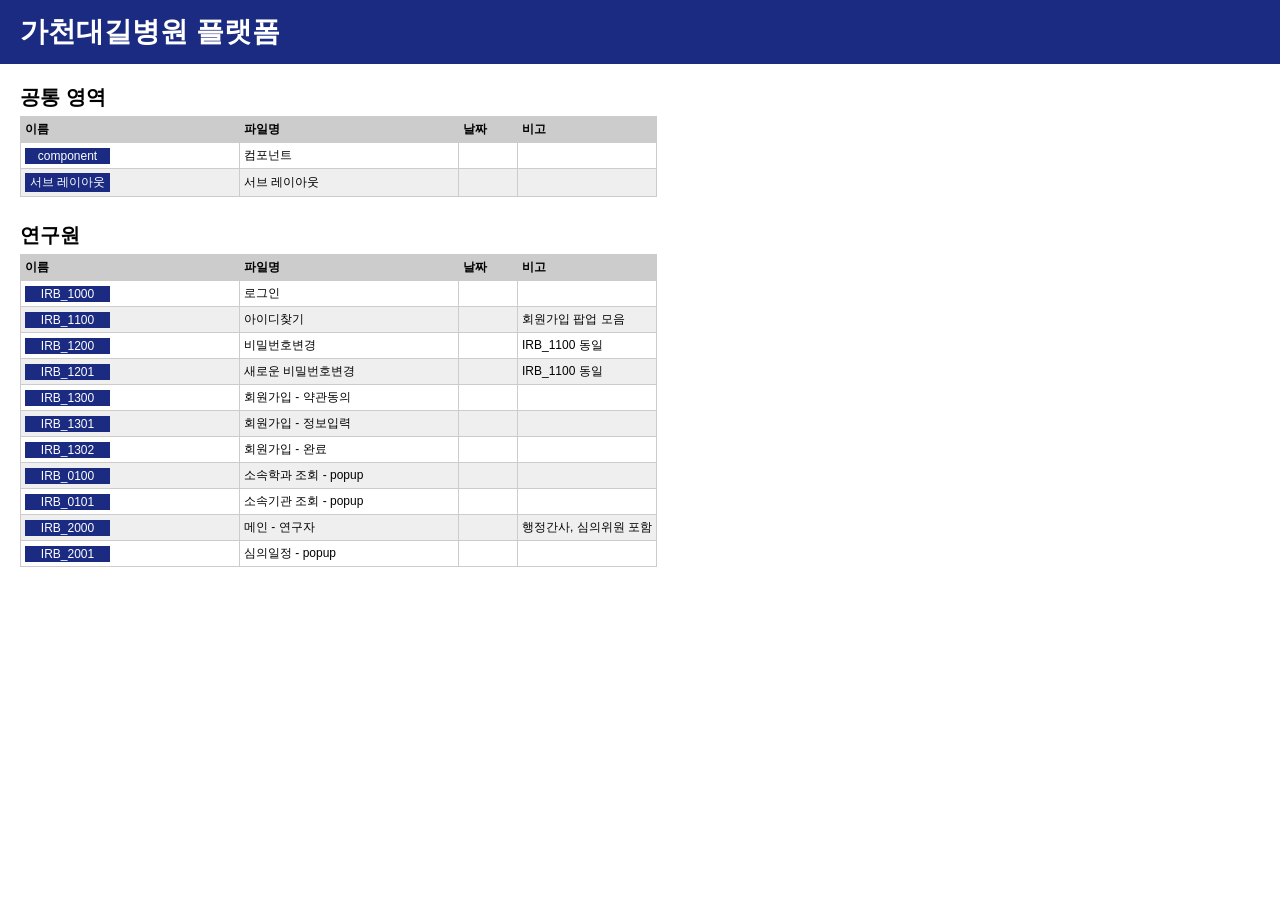
<file: index.html>
<!DOCTYPE html>
<html>

<head>
    <meta charset="UTF-8" />
    <meta http-equiv="X-UA-Compatible" content="IE=edge" />
    <meta name="viewport" content="width=device-width, initial-scale=1.0" />
    <title>가천대길병원 페이지 index</title>
</head>

<body>

    <header class="stk-header">
        <div class="inner">
            <h1>가천대길병원 플랫폼</h1>
        </div>
    </header>

    <div class="stk-main">
        <h2>공통 영역</h2>
        <table>
            <thead>
                <tr>
                    <th>이름</th>
                    <th>파일명</th>
                    <th>날짜</th>
                    <th>비고</th>
                </tr>
            </thead>
            <tbody>
                <tr>
                    <td>
                        <a class="p" target="_blank" href="html/00_component.html">component</a>
                    </td>
                    <td>
                        컴포넌트
                    </td>
                    <td> </td>
                    <td> </td>
                </tr>
                <tr>
                    <td>
                        <a class="p" target="_blank" href="html/00_sub_layout.html">서브 레이아웃</a>
                    </td>
                    <td>
                        서브 레이아웃
                    </td>
                    <td> </td>
                    <td> </td>
                </tr>
            </tbody>
        </table>

        <h2>연구원</h2>
        <table>
            <thead>
                <tr>
                    <th>이름</th>
                    <th>파일명</th>
                    <th>날짜</th>
                    <th>비고</th>
                </tr>
            </thead>
            <tbody>
                <tr>
                    <td><a class="p" target="_blank" href="html/IRB_1000.html">IRB_1000</a></td>
                    <td>로그인</td>
                    <td></td>
                    <td></td>
                </tr>
                <tr>
                    <td><a class="p" target="_blank" href="html/IRB_1100.html">IRB_1100 </a></td>
                    <td>아이디찾기</td>
                    <td></td>
                    <td>회원가입 팝업 모음</td>
                </tr>
                <tr>
                    <td><a class="p" target="_blank" href="html/IRB_1100.html">IRB_1200 </a></td>
                    <td>비밀번호변경</td>
                    <td></td>
                    <td>IRB_1100 동일</td>
                </tr>
                <tr>
                    <td><a class="p" target="_blank" href="html/IRB_1100.html">IRB_1201 </a></td>
                    <td>새로운 비밀번호변경</td>
                    <td></td>
                    <td>IRB_1100 동일</td>
                </tr>
                <tr>
                    <td><a class="p" target="_blank" href="html/IRB_1300.html">IRB_1300 </a></td>
                    <td>회원가입 - 약관동의</td>
                    <td></td>
                    <td></td>
                </tr>
                <tr>
                    <td><a class="p" target="_blank" href="html/IRB_1301.html">IRB_1301 </a></td>
                    <td>회원가입 - 정보입력</td>
                    <td></td>
                    <td></td>
                </tr>
                <tr>
                    <td><a class="p" target="_blank" href="html/IRB_1302.html">IRB_1302 </a></td>
                    <td>회원가입 - 완료</td>
                    <td></td>
                    <td></td>
                </tr>
                <tr>
                    <td><a class="p" target="_blank" href="html/IRB_0100.html">IRB_0100  </a></td>
                    <td>소속학과 조회 - popup</td>
                    <td></td>
                    <td></td>
                </tr>
                <tr>
                    <td><a class="p" target="_blank" href="html/IRB_0101.html">IRB_0101  </a></td>
                    <td>소속기관 조회 - popup</td>
                    <td></td>
                    <td></td>
                </tr>
                <tr>
                    <td><a class="p" target="_blank" href="html/IRB_2000.html">IRB_2000 </a></td>
                    <td>메인 - 연구자</td>
                    <td></td>
                    <td>행정간사, 심의위원 포함</td>
                </tr>
                <tr>
                    <td><a class="p" target="_blank" href="html/IRB_2001.html">IRB_2001 </a></td>
                    <td>심의일정 - popup</td>
                    <td></td>
                    <td></td>
                </tr>
            </tbody>
        </table>
    </div>

    <style>
        body {
            margin: 0;
            padding: 0;
        }

        body,
        th,
        td,
        input,
        select,
        textarea,
        button {
            font-family: 'Noto Sans KR', AppleSDGothicNeo-Regular, "Malgun Gothic", "맑은 고딕", dotum, "돋움", sans-serif;
        }

        .stk-header {
            /* position: fixed;
        top: 0;
        left: 0; */
            height: 64px;
            width: 100%;
            /* background: blue; */
            /* background: #0000b4; */
            /* background: #11101d; */
            background: #1a2b81;
        }

        .stk-header>.inner {
            display: flex;
            align-items: center;
            column-gap: 25px;
            box-sizing: border-box;
            height: 100%;
            padding: 5px 20px;
        }

        .stk-header h1 {
            color: #fff;
            font-size: 28px;
        }

        .stk-header nav ul {
            display: flex;
            column-gap: 5px;
        }

        .stk-header nav ul li {
            list-style: none;
        }

        .stk-header nav ul li a {
            color: #fff;
            text-decoration: none;
            padding: 0 10px;
            /* border-radius: 4px; */
        }

        .stk-header nav ul li.active a {
            color: #0000b4;
            background: yellow;
            font-weight: 600;
        }

        .stk-main {
            padding: 20px;
        }

        .stk-main ul {
            display: flex;
            flex-wrap: wrap;
            font-size: 0;
            padding-left: 0;
            gap: 10px 10px;
        }

        .stk-main ul li {
            /* overflow: hidden; */
            display: block;
            list-style: none;
            /* height: 30px; */
            /* margin-right: 10px; */
            /* margin-bottom: 10px; */
        }

        .stk-main ul li a {
            display: block;
            text-decoration: none;
            font-size: 20px;
            background: #1a2b81;
            color: #fff;
            /* height: 100%; */
            line-height: 30px;
            padding: 10px 15px;
            font-size: 20px;
        }

        .stk-main ul li a:hover {
            /* background: black; */
            background: orange;
        }

        .stk-main h2 {
            font-size: 20px;
            margin: 0;
            margin-bottom: 5px;
        }

        .stk-main table {
            border-collapse: collapse;
            margin-bottom: 25px;
            font-size: 12px;
        }

        .stk-main th {
            background: #ccc;
        }

        .stk-main th,
        .stk-main td {
            border: 1px solid #ccc;
            padding: 4px;
            text-align: left;
        }

        .stk-main td a {
            text-decoration: none;
            border: 1px solid #7a7a7a;
            background: #fff;
            color: #7a7a7a;
            padding: 0px 3px;
            /* display: block; */
            display: inline-block;
            width: 85px;
            box-sizing: border-box;
            text-align: center;
        }

        .stk-main td a.p {
            background-color: #1a2b81;
            border: 1px solid #1a2b81;
            color: #fff;
        }

        .stk-main tr:nth-child(even) {
            background: #efefef;
        }

        .stk-main tr:hover {
            background: #d1d1d1;
        }

        .stk-main thead th:nth-of-type(1) {
            width: 210px;
        }

        .stk-main thead th:nth-of-type(2) {
            width: 210px;
        }

        .stk-main thead th:nth-of-type(3) {
            width: 50px;
        }

        .stk-main thead th:nth-of-type(4) {
            width: 130px;
        }

        .alt {
            display: flex;
            justify-content: start;
        }

        .alt span {
            flex-grow: 1;
            flex-shrink: 0;
            flex-basis: 0;
        }

        .alt a {
            flex-grow: 1;
            flex-shrink: 0;
            flex-basis: 0;
        }
    </style>

</body>

</html>
</file>
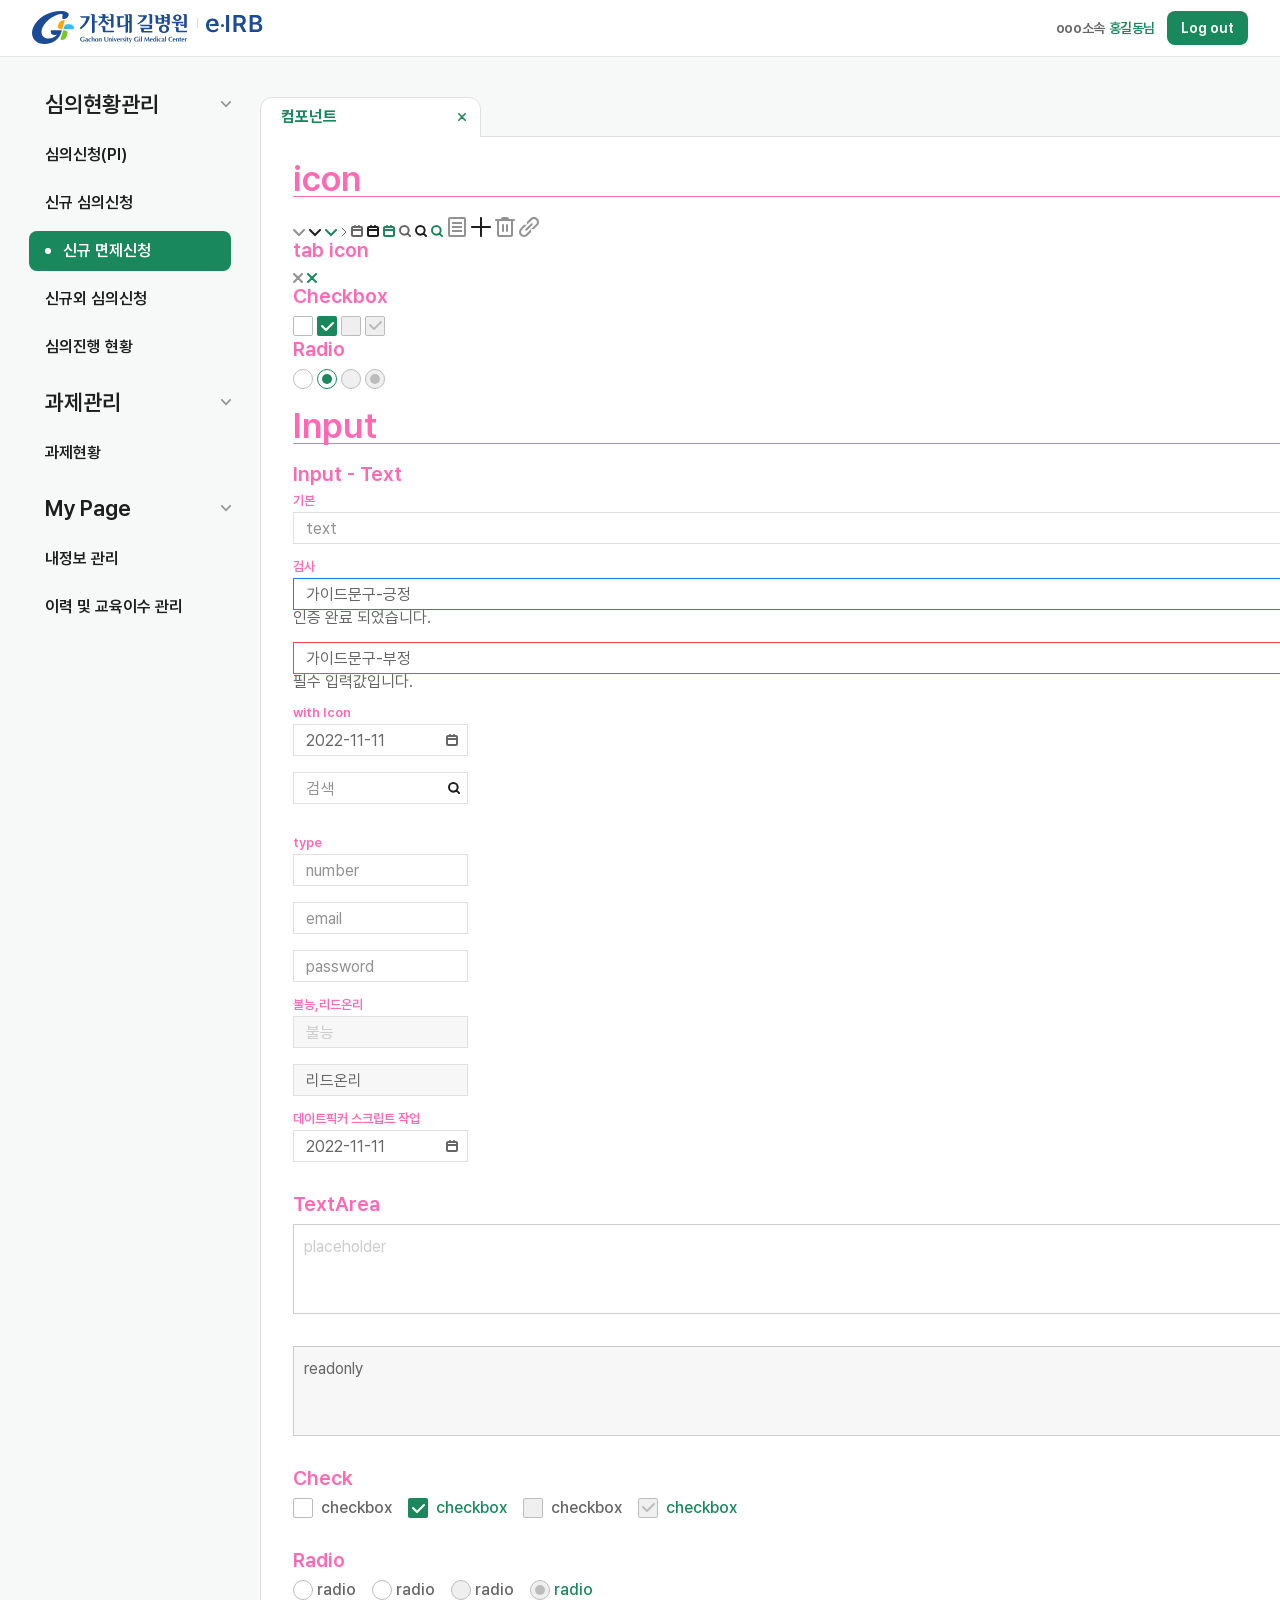
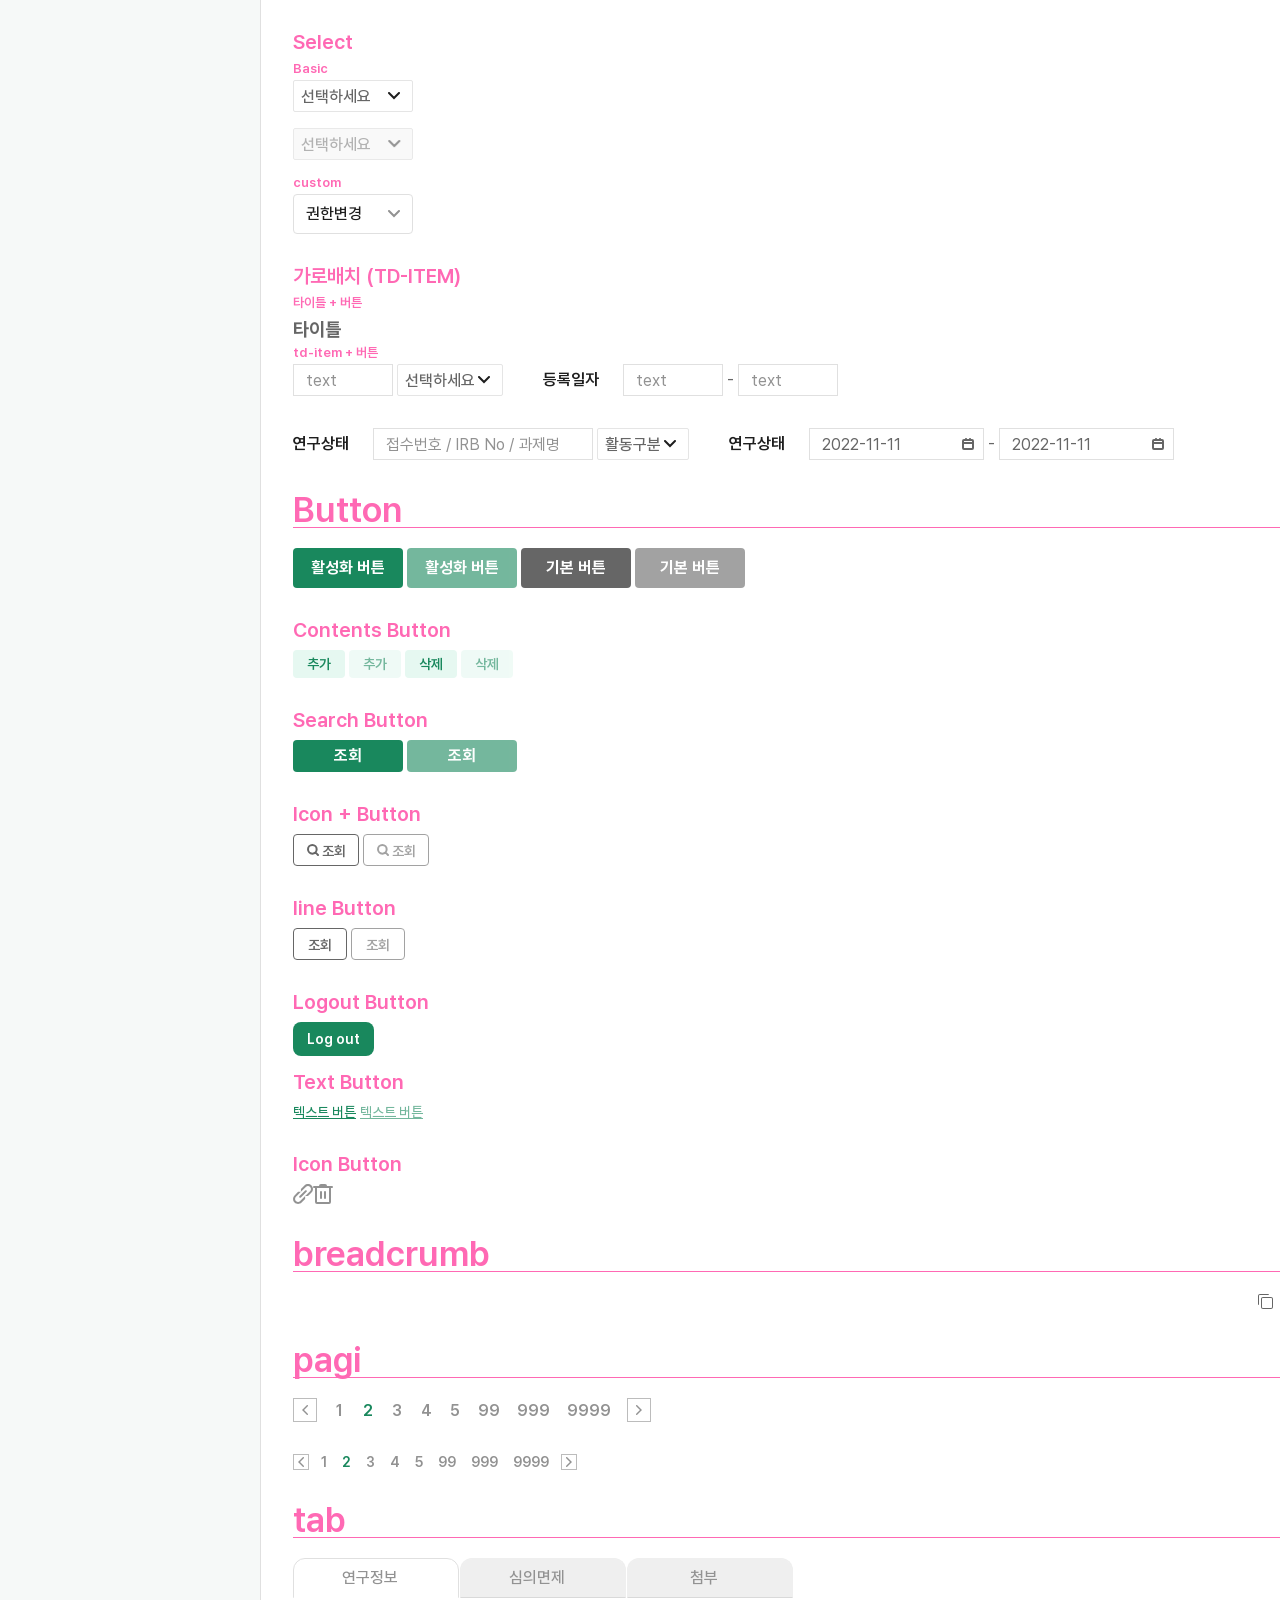
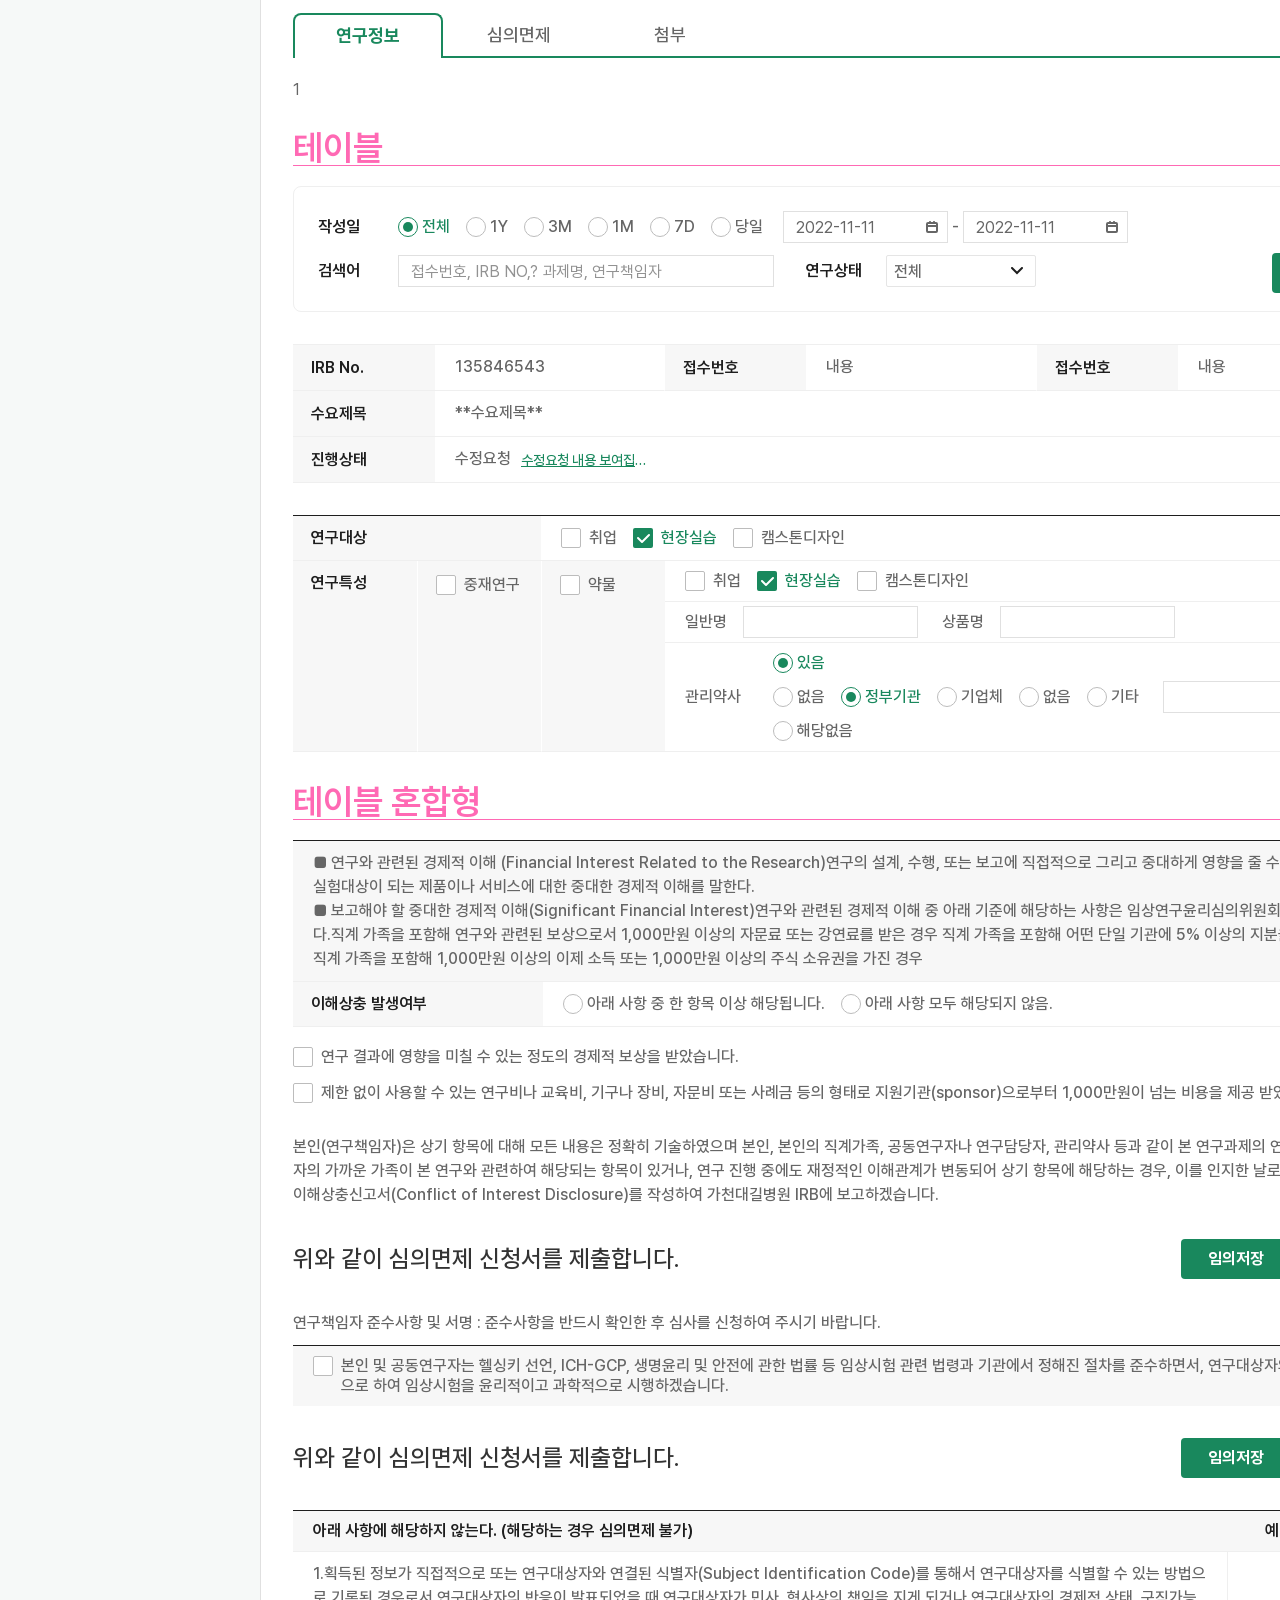
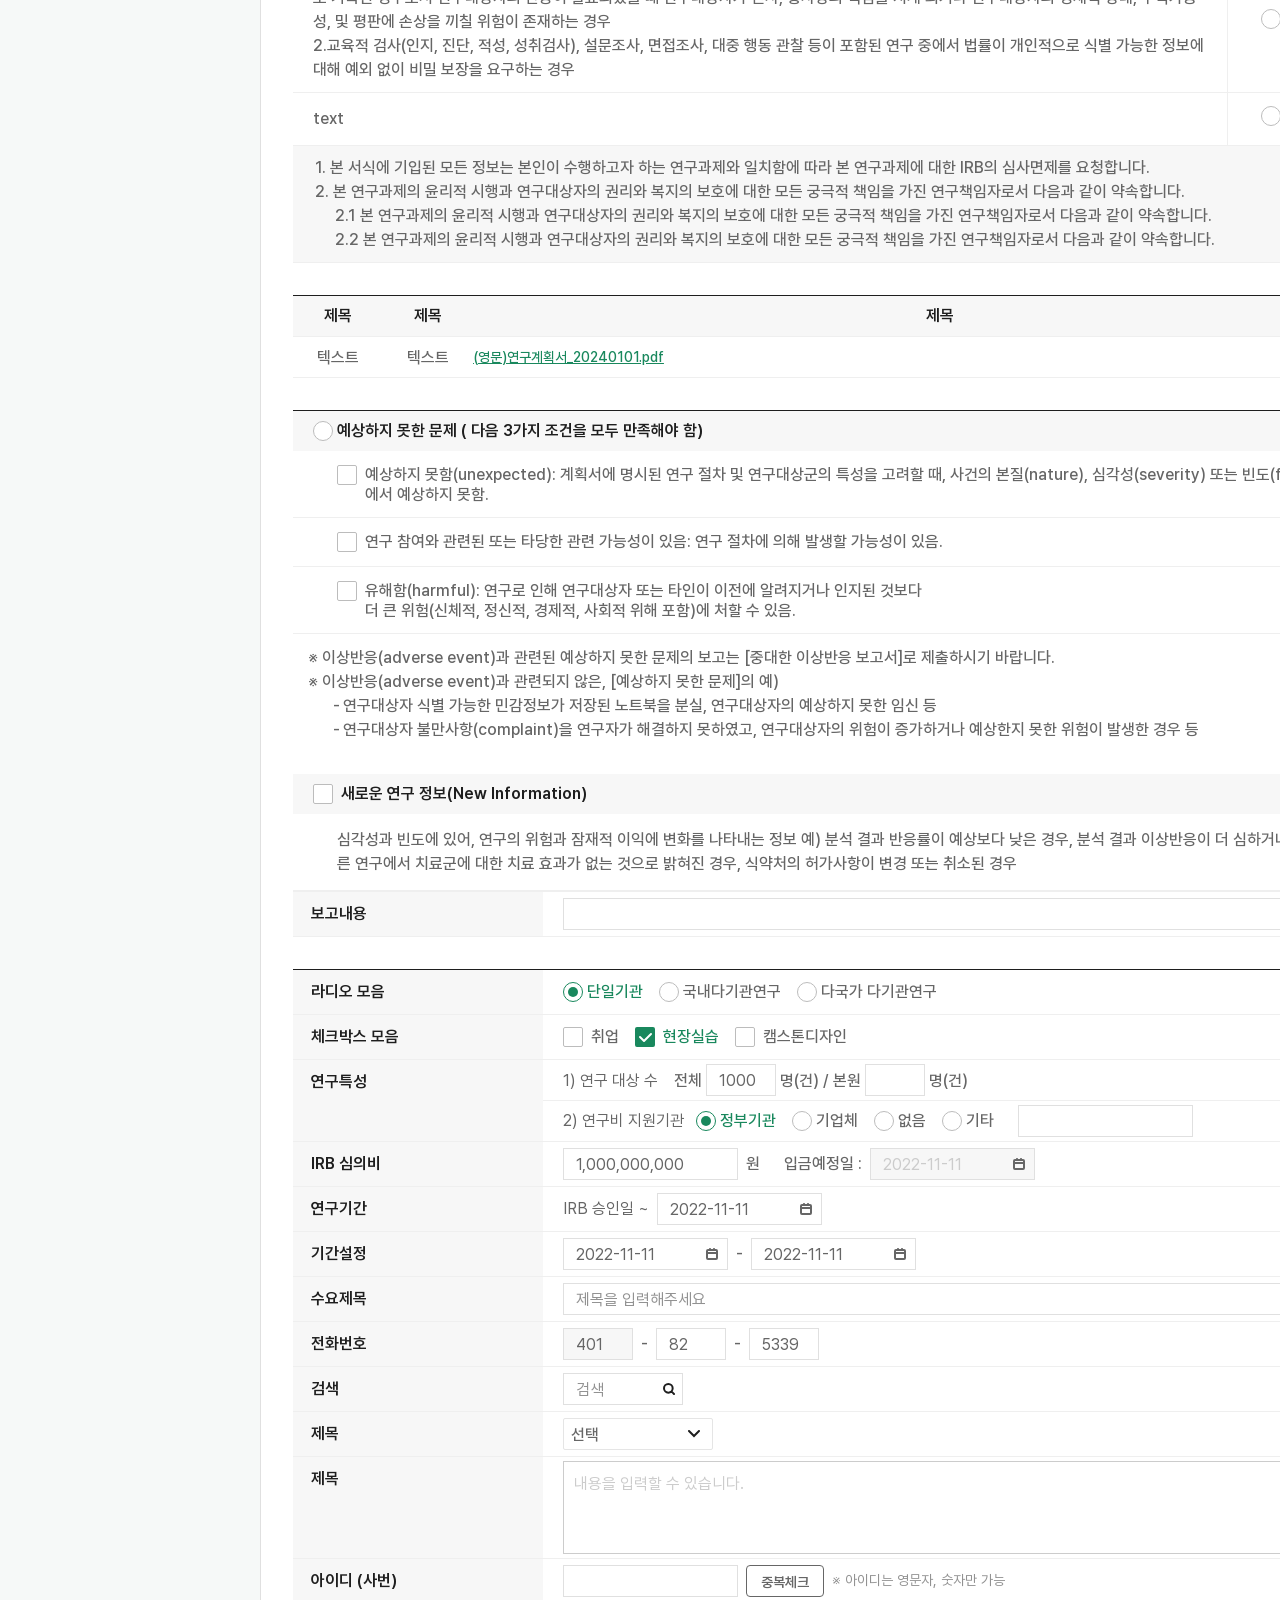
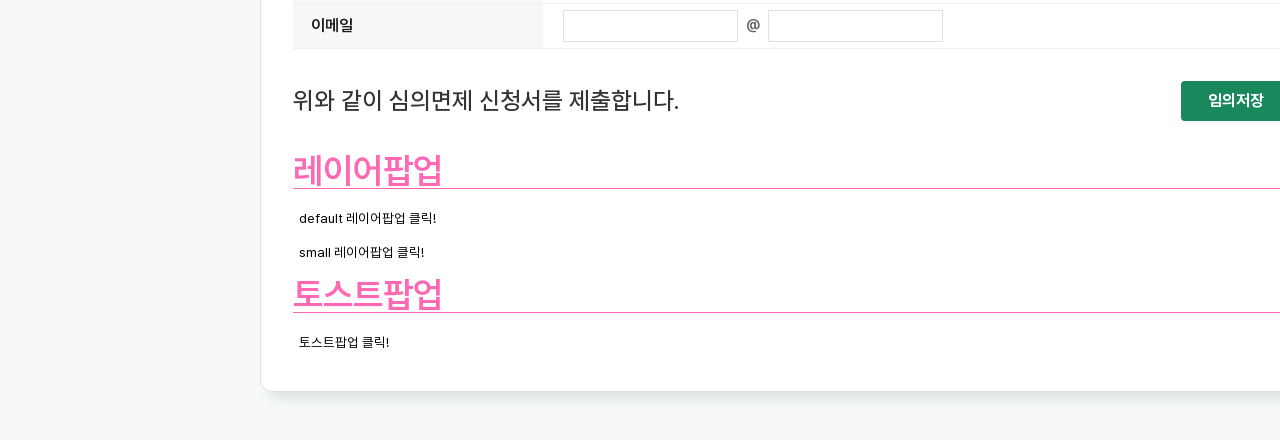
<file: html/00_component.html>
<!DOCTYPE html>
<html lang="ko">
<head>
<meta charset="UTF-8" />
<meta http-equiv="X-UA-Compatible" content="IE=edge" />
<meta name="viewport" content="width=device-width, initial-scale=1.0" />
<title>component | e-IRB</title>
<script src="../static/js/jquery-3.6.0.min.js"></script>
<script src="../static/js/datepicker.min.js"></script>		
<script src="../static/js/datepicker.ko-KR.js"></script>		
<script src="../static/js/plf_pub.js"></script>
<link rel="stylesheet" href="../static/css/plf.css" />
<style>
.deco-h2 {font-size: 35px;font-weight: 600;color: hotpink;margin-bottom: 20px;border-bottom: 1px solid hotpink; } 
.deco-h3 {font-size: 20px;font-weight: 600;color: hotpink;margin-bottom: 10px; } 
.deco-h4 {font-size: 13px;font-weight: 600;color: hotpink;margin-bottom: 5px; } 
</style>
</head>
<body>

<!--[S] plf-root-->
<div class="plf-root">

    <!--[S] plf-header-->
    <div class="plf-header">
        <div class="left-area">
            <a class="logo" href=""><img src="../static/img/logo/logo.svg" alt="가천대 길병원 e·IRB"></a>
        </div>
        <div class="right-area">
            
            <!--[S] plf-util-->
            <div class="plf-util">
                <a href="#" title="내정보관리로 이동">
                    <span class="user-agency">ooo소속</span>
                    <span class="user-name">홍길동님</span>
                </a>
                <a href="#" role="button" class="btn btn-logout">Log out</a>
            </div>
            <!--//[S] plf-util-->

        </div>
    </div>
    <!--//[S] plf-header-->

    <!--[S] plf-group-aside-con-->
    <div class="plf-group-aside-con">
        
        <!--[S] plf-aside-->
        <div class="plf-aside">
            <ul class="depth1">
                <li>
                    <h2 class="dpt1-tit">심의현황관리</h2>
                    <ul class="depth2">
                        <li><a href="#">심의신청(PI)</a></li>
                        <li><a href="#">신규 심의신청</a></li>
                        <li class="selected"><a href="#">신규 면제신청</a></li>
                        <li><a href="#">신규외 심의신청</a></li>
                        <li><a href="#">심의진행 현황</a></li>
                    </ul>
                </li>
                <li>
                    <h2 class="dpt1-tit">과제관리</h2>
                    <ul class="depth2">
                        <li><a href="#">과제현황</a></li>
                    </ul>
                </li>
                <li>
                    <h2 class="dpt1-tit">My Page</h2>
                    <ul class="depth2">
                        <li><a href="#">내정보 관리</a></li>
                        <li><a href="#">이력 및 교육이수 관리</a></li>
                    </ul>
                </li>
            </ul>
        </div>
        <!--//[S] plf-aside-->

        <!--[S] plf-con-->
        <div class="plf-con">

            <!--[S] plf-sub-->
            <div class="plf-sub">

                <!--[S] plf-tab-->
                <div class="plf-tab my-tab-switching">
                    <div class="tab">
                        <span class="item active" role="button"><em>컴포넌트</em> <button class="btn-del" type="button"><i class="blind">삭제</i></button></span> <!--[D]active-->
                    </div>
                    <div class="tab-con-group"> 
                        <div class="tab-con active"> <!--[D]active-->
                            <h2 class="deco-h2">icon</h2>
                            <img src="../static/img/icon/ic_arrow_down_gray.svg">
                            <img src="../static/img/icon/ic_arrow_down_black.svg">
                            <img src="../static/img/icon/ic_arrow_down_active.svg">
                            <img src="../static/img/icon/ic_arrow_gray.svg">
                            <img src="../static/img/icon/ic_calendar_gray.svg">
                            <img src="../static/img/icon/ic_calendar_black.svg">
                            <img src="../static/img/icon/ic_calendar_active.svg">
                            <img src="../static/img/icon/ic_search_gray.svg">
                            <img src="../static/img/icon/ic_search_black.svg">
                            <img src="../static/img/icon/ic_search_active.svg">
                            <img src="../static/img/icon/ic_note_gray.svg">
                            <img src="../static/img/icon/ic_add_black.svg">
                            <img src="../static/img/icon/ic_trash_gray.svg">
                            <img src="../static/img/icon/ic_addfile_gray.svg">

                            <h3 class="deco-h3">tab icon</h3>
                            <img src="../static/img/icon/ic_tab_del.svg">
                            <img src="../static/img/icon/ic_tab_del_active.svg">
                            
                            <h3 class="deco-h3">Checkbox</h3>
                            <img src="../static/img/icon/ic_checkbox_normal.svg">
                            <img src="../static/img/icon/ic_checkbox_active.svg">
                            <img src="../static/img/icon/ic_checkbox_normal_disabled.svg">
                            <img src="../static/img/icon/ic_checkbox_active_disabled.svg">
                            
                            <h3 class="deco-h3">Radio</h3>
                            <img src="../static/img/icon/ic_radio_normal.svg">
                            <img src="../static/img/icon/ic_radio_active.svg">
                            <img src="../static/img/icon/ic_radio_normal_disabled.svg">
                            <img src="../static/img/icon/ic_radio_active_disabled.svg">

                            <br><br>
                            
                            <h2 class="deco-h2">Input</h2>
                            <h3 class="deco-h3">Input - Text</h3>
                            <h4 class="deco-h4">기본</h4>
                            <input name="" id="" class="ip-txt w100p" type="text" value="" placeholder="text">
                            <br>
                            <br>

                            <h4 class="deco-h4">검사</h4>
                            <input name="" id="" class="ip-txt w100p is-positive" type="text" value="가이드문구-긍정" placeholder="text"> <!--[D]is-positive-->
                            <span class="txt-guide-positive">인증 완료 되었습니다.</span>
                            <br>
                            <br>

                            <input name="" id="" class="ip-txt w100p is-negative" type="text" value="가이드문구-부정" placeholder="text"> <!--[D]is-negative-->
                            <span class="txt-guide-negative">필수 입력값입니다.</span>
                            <br><br>

                            <h4 class="deco-h4">with Icon</h4>

                            <!-- 달력 -->
                            <div class="ip-wrap with-icon ta-left w175">
                                <input name="" id="" class="ip-txt" type="text" value="2022-11-11" placeholder="">
                                <i class="ic ic-calendar"></i>
                            </div>
                            <br>
                            <!-- 돋보기 -->
                            <div class="ip-wrap with-icon ta-left w175">
                                <input name="" id="" class="ip-txt" type="text" value="" placeholder="검색">
                                <i class="ic ic-magnify"></i>
                            </div>

                            <br>
                            <br>

                            <h4 class="deco-h4">type</h4>
                            <input name="" id="" class="ip-txt w175" type="number" value="" placeholder="number">
                            <br>
                            <br>
                            <input name="" id="" class="ip-txt w175" type="email" value="" placeholder="email">
                            <br>
                            <br>
                            <input name="" id="" class="ip-txt w175" type="password" value="" placeholder="password">
                            <br>
                            <br>

                            <h4 class="deco-h4">불능,리드온리</h4>
                            <input disabled="disabled" name="" id="" class="ip-txt w175" type="text" value="불능" placeholder="text">
                            <br>
                            <br>
                            <input readonly="readonly" name="" id="" class="ip-txt w175" type="text" value="리드온리" placeholder="text">
                            <br>
                            <br>
                            
                            <h4 class="deco-h4">데이트픽커 스크립트 작업</h4>
                            <div class="ip-wrap with-icon ta-left w175">
                                <input data-toggle="datepicker" name="" id="" class="ip-txt" type="text" value="2022-11-11" placeholder="">
                                <i class="ic ic-calendar"></i>
                            </div>			

                            <script>
                                $(document).ready(function(){
                                    $('[data-toggle="datepicker"]').datepicker({
                                        language: 'ko-KR',
                                        format: 'yyyy-mm-dd'
                                    });									
                                })
                            </script>			

                            <br><br>
                            <h3 class="deco-h3">TextArea</h3>
                            <div class="ta-group">
                                <textarea class="ta-ip" placeholder="placeholder"></textarea>
                            </div>

                            <br><br>
                            <div class="ta-group gray h200 readonly"> <!--[D]readonly-->
                                <textarea readonly class="ta-ip" placeholder="Eplaceholder">readonly</textarea> <!--[D]readonly-->
                            </div>	

                            <br>
                            <br>
                            <h3 class="deco-h3">Check</h3>
                            <div class="ip-ch-group">
                                <label class="ip-ch-label">
                                    <input class="ip-ch" type="checkbox" value="">
                                    <span class="check"></span> <em>checkbox</em> </label>
                                <label class="ip-ch-label">
                                    <input class="ip-ch" type="checkbox" value="" checked>
                                    <!--checked-->
                                    <span class="check"></span> <em>checkbox</em>
                                </label>
                                <label class="ip-ch-label">
                                    <input class="ip-ch" type="checkbox" value="" disabled>
                                    <!--disabled-->
                                    <span class="check"></span> <em>checkbox</em>
                                </label>
                                <label class="ip-ch-label">
                                    <input class="ip-ch" type="checkbox" value="" checked disabled>
                                    <!--checked && disabled-->
                                    <span class="check"></span> <em>checkbox</em>
                                </label>
                            </div>
                            <br>
                            <br>
                            <h3 class="deco-h3">Radio</h3>
                            <div class="ip-rd-group">
                                <label class="ip-rd-label">
                                    <input name="rd-1" class="ip-rd" type="radio" value="">
                                    <span class="check"></span> <em>radio</em> </label>
                                <label class="ip-rd-label">
                                    <input name="rd-1" class="ip-rd" type="radio" value="" checked>
                                    <span class="check"></span> <em>radio</em> </label>
                                <label class="ip-rd-label">
                                    <input name="rd-1" class="ip-rd" type="radio" value="" disabled>
                                    <span class="check"></span> <em>radio</em> </label>
                                <label class="ip-rd-label">
                                    <input name="rd-1" class="ip-rd" type="radio" value="" checked disabled>
                                    <span class="check"></span> <em>radio</em> </label>
                            </div>
                            <br>
                            <br>
                            <h3 class="deco-h3">Select</h3>
                            <h3 class="deco-h4">Basic</h3>
                            <div class="sel w120">
                                <select name="" id="" class="">
                                    <option value="0">선택하세요</option>
                                    <option value="1">1번</option>
                                    <option value="2">2번</option>
                                </select>
                            </div>
                            <br>
                            <div class="sel disabled w120">
                                <select disabled name="" id="" class="">
                                    <option value="0">선택하세요</option>
                                    <option value="1">1번</option>
                                    <option value="2">2번</option>
                                </select>
                            </div>
                            <br>
                            <h3 class="deco-h4">custom</h3>
                            <div class="form_control form_selectbox w120">
                                <button type="button" class="fs_selected" data-selected-value="val1">권한변경</button>
                                <ul class="fs_list">
                                    <li><button type="button" data-value="val1">연구자</button></li>
                                </ul>
                            </div>
                            <br>
                            <br>
                            <h3 class="deco-h3">가로배치 (TD-ITEM)</h3>
                            <h4 class="deco-h4">타이틀 + 버튼</h4>
                            <div class="sec">
                                <div class="td-item-group">
                                    <h3 class="sec-tit">타이틀</h3>
                                    <div class="btn-group">
                                        <button class="td-item btn btn-icon-srh" type="button">조회</button>
                                    </div>
                                </div>
                            </div>
                            <h4 class="deco-h4">td-item + 버튼</h4>
                            <div class="sec">
                                <div class="td-item-group">
                                    <div class="item-area">
                                        <input name="" id="" class="td-item ip-txt w100" type="text" value="" placeholder="text">
                                        <div class="td-item sel">
                                            <select name="" id="" class="">
                                                <option value="0">선택하세요</option>
                                                <option value="1">1번</option>
                                                <option value="2">2번</option>
                                            </select>
                                        </div>
                                        <span class="th-item pl36">등록일자</span>
                                        <input name="" id="" class="td-item ip-txt w100" type="text" value="" placeholder="text">
                                        <span class="td-item">-</span>
                                        <input name="" id="" class="td-item ip-txt w100" type="text" value="" placeholder="text">
                                    </div>
                                    <div class="btn-group">
                                        <button class="btn btn-cts" type="button">추가</button>
                                        <button class="btn btn-cts" type="button">삭제</button>
                                    </div>
                                </div>
                            </div>
                            
                            <div class="sec">
                                <div class="td-item-group">
                                    <div class="item-area">
                                        <span class="th-item">연구상태</span>
                                        <input name="" id="" class="td-item ip-txt w220" type="text" value="" placeholder="접수번호 / IRB No / 과제명">	
                                        <div class="td-item sel">
                                            <select name="" id="" class="">
                                                <option value="0">활동구분</option>
                                                <option value="1">-</option>
                                                <option value="2">-</option>
                                            </select>
                                        </div>						
                                        <span class="th-item pl36">연구상태</span>
                        
                                        <div class="ip-wrap with-icon ta-left w175">
                                            <input data-toggle="datepicker" name="" id="" class="ip-txt" type="text" value="2022-11-11" placeholder="">
                                            <i class="ic ic-calendar"></i>
                                        </div>			
                                        <span class="td-item">-</span>
                                        <div class="ip-wrap with-icon ta-left w175">
                                            <input data-toggle="datepicker" name="" id="" class="ip-txt" type="text" value="2022-11-11" placeholder="">
                                            <i class="ic ic-calendar"></i>
                                        </div>									
                                    </div>
                                    
                                    <div class="btn-group">
                                        <button class="td-item btn btn-icon-srh" type="button">조회</button>
                                    </div>
                                </div>	
                            </div>
                            <br>
                            <br>
                            <h2 class="deco-h2">Button</h2>
                            <div class="btn-group">
                                <button class="btn btn-lb" type="button">활성화 버튼</button>
                                <button class="btn btn-lb" disabled type="button">활성화 버튼</button>
                                <button class="btn" type="button">기본 버튼</button>
                                <button class="btn" disabled type="button">기본 버튼</button>
                            </div>

                            <br><br>
                            <h3 class="deco-h3">Contents Button</h3>
                            <div class="btn-group">
                                <button class="btn btn-cts" type="button">추가</button>
                                <button class="btn btn-cts" disabled type="button">추가</button>
                                <button class="btn btn-cts" type="button">삭제</button>
                                <button class="btn btn-cts" disabled type="button">삭제</button>
                            </div>

                            <br><br>
                            <h3 class="deco-h3">Search Button</h3>
                            <div class="btn-group">
                                <button class="btn btn-srh" type="button">조회</button>
                                <button class="btn btn-srh" disabled type="button">조회</button>
                            </div>

                            <br><br>
                            <h3 class="deco-h3">Icon + Button</h3>
                            <div class="btn-group">
                                <button class="btn btn-icon-srh" type="button">조회</button>
                                <button class="btn btn-icon-srh" disabled type="button">조회</button>
                            </div>

                            <br><br>
                            <h3 class="deco-h3">line Button</h3>
                            <div class="btn-group">
                                <button class="btn btn-line" type="button">조회</button>
                                <button class="btn btn-line" disabled type="button">조회</button>
                            </div>

                            <br><br>
                            <h3 class="deco-h3">Logout Button</h3>
                            <button class="btn btn-logout" type="button">Log out</button>

                            <br><br>
                            <h3 class="deco-h3">Text Button</h3>
                            <div class="btn-group">
                                <button class="btn btn-txt" type="button">텍스트 버튼</button>
                                <button class="btn btn-txt" disabled type="button">텍스트 버튼</button>
                            </div>	
                            <br>
                            <br>
                            <h3 class="deco-h3">Icon Button</h3>
                            <div class="btn-group">
                                <button class="btn-ic btn-addfile" type="button" title="첨부파일"></button>
                                <button class="btn-ic btn-trash" type="button" title="삭제"></button>
                            </div>
                            <br><br>

                            
                            
                            <h2 class="deco-h2">breadcrumb</h2>
                            <div class="breadcrumb">
                                <a href="#" onclick="window.open('./00_iframe.html', 'popup', 'top=10, left=10, width=1400, height=900, location=no, directories=no, status=no, menubar=no, toolbar=no, resizable=no'); return false" class="layer_open" target="업무단 새창"></a>
                                <span class="item">과제관리</span>
                                <span class="item">과제현황</span>
                            </div>
                            
                            <br><br>
                            
                            <h2 class="deco-h2">pagi</h2>
                            <div class="pagi">
                                <div class="group">
                                    <button type="button" class="item prev">이전</button>
                                </div>
                                <div class="group">
                                    <button type="button" class="item">1</button>
                                    <button type="button" class="item active">2</button>
                                    <button type="button" class="item">3</button>
                                    <button type="button" class="item">4</button>
                                    <button type="button" class="item">5</button>
                                    <button type="button" class="item">99</button>
                                    <button type="button" class="item">999</button>
                                    <button type="button" class="item">9999</button>
                                </div>
                                <div class="group">
                                    <button type="button" class="item next">다음</button>
                                </div>
                            </div>
                            <br><br>
                            <div class="pagi type-s">
                                <div class="group">
                                    <button type="button" class="item prev">이전</button>
                                </div>
                                <div class="group">
                                    <button type="button" class="item">1</button>
                                    <button type="button" class="item active">2</button>
                                    <button type="button" class="item">3</button>
                                    <button type="button" class="item">4</button>
                                    <button type="button" class="item">5</button>
                                    <button type="button" class="item">99</button>
                                    <button type="button" class="item">999</button>
                                    <button type="button" class="item">9999</button>
                                </div>
                                <div class="group">
                                    <button type="button" class="item next">다음</button>
                                </div>
                            </div>
                            <br><br>

                            <h2 class="deco-h2">tab</h2>
                            <div class="plf-tab my-tab-switching">
                                <div class="tab">
                                    <button class="item active" type="button">연구정보</button> <!--[D]active-->
                                    <button class="item" type="button">심의면제</button>
                                    <button class="item" type="button">첨부</button>
                                </div>		
                                <br>		
                                <div class="tab-con-group" style="display: none;"> 
                                    <div class="sec-con active"> <!--[D]active-->
                                        1
                                    </div>
                                    <div class="sec-con">2</div>
                                    <div class="sec-con">3</div>
                                </div>
                            </div>
                            <div class="sec type-switching my-tab-switching">
                                <div class="tab type1">
                                    <button class="item active" type="button">연구정보</button> <!--[D]active-->
                                    <button class="item" type="button">심의면제</button>
                                    <button class="item" type="button">첨부</button>
                                </div>				
                                <div class="sec-con-group"> 
                                    <div class="sec-con active"> <!--[D]active-->
                                        1
                                    </div>
                                    <div class="sec-con">2</div>
                                    <div class="sec-con">3</div>
                                </div>
                            </div>
                            <br>
                            <br>

                            <h2 class="deco-h2">테이블</h2>
                            <div class="sec filter-search">
                                <table class="data-table">
                                    <caption>테이블제목</caption>
                                    <colgroup>
                                        <col width="80px">
                                        <col width="auto">
                                        <col width="102px">
                                        <col width="auto">
                                    </colgroup>
                                    <tbody>
                                        <tr>
                                            <th scope="row">작성일</th>
                                            <td colspan="3">
                                                <div class="td-item-group left gap4">
                                                    <div class="ip-rd-group">
                                                        <label class="ip-rd-label">
                                                            <input name="fd-1" class="ip-rd" type="radio" value="" checked="">
                                                            <span class="check"></span> <em>전체</em> 
                                                        </label>
                                                        <label class="ip-rd-label">
                                                            <input name="fd-1" class="ip-rd" type="radio" value="">
                                                            <span class="check"></span> <em>1Y</em> 
                                                        </label>
                                                        <label class="ip-rd-label">
                                                            <input name="fd-1" class="ip-rd" type="radio" value="">
                                                            <span class="check"></span> <em>3M</em> 
                                                        </label>
                                                        <label class="ip-rd-label">
                                                            <input name="fd-1" class="ip-rd" type="radio" value="">
                                                            <span class="check"></span> <em>1M</em> 
                                                        </label>
                                                        <label class="ip-rd-label">
                                                            <input name="fd-1" class="ip-rd" type="radio" value="">
                                                            <span class="check"></span> <em>7D</em> 
                                                        </label>
                                                        <label class="ip-rd-label">
                                                            <input name="fd-1" class="ip-rd" type="radio" value="">
                                                            <span class="check"></span> <em>당일</em> 
                                                        </label>
                                                    </div>
                                                    <div class="ip-wrap with-icon ta-left w165 ml16">
                                                        <input data-toggle="datepicker" name="" id="" class="ip-txt" type="text" value="2022-11-11" placeholder="">
                                                        <i class="ic ic-calendar"></i>
                                                    </div>
                                                    <span class="td-item">-</span>
                                                    <div class="ip-wrap with-icon ta-left w165">
                                                        <input data-toggle="datepicker" name="" id="" class="ip-txt" type="text" value="2022-11-11" placeholder="">
                                                        <i class="ic ic-calendar"></i>
                                                    </div>
                                                </div>
                                            </td>
                                        </tr>
                                        <tr>
                                            <th scope="row">검색어</th>
                                            <td>
                                                <input name="" id="" class="ip-txt w100p" type="text" value="" placeholder="접수번호, IRB NO,? 과제명, 연구책임자">
                                            </td>
                                            <th scope="row">연구상태</th>
                                            <td>
                                                <div class="sel w150">
                                                    <select name="" id="" class="">
                                                        <option value="0">전체</option>
                                                        <option value="1">1번</option>
                                                        <option value="2">2번</option>
                                                    </select>
                                                </div>
                                            </td>
                                        </tr>
                                    </tbody>
                                </table>
                                <div class="btn-group">
                                    <button class="btn btn-lb" type="button">조회</button>
                                </div>	
                            </div>

                            <div class="sec">
                                <table class="data-table data-table-top">
                                    <caption>테이블제목</caption>
                                    <colgroup>
                                        <col width="142px">
                                        <col width="auto">
                                        <col width="142px">
                                        <col width="auto">
                                        <col width="142px">
                                        <col width="auto">
                                    </colgroup>
                                    <tbody>
                                        <tr>
                                            <th scope="row">IRB No.</th>
                                            <td>135846543</td>
                                            <th scope="row">접수번호</th>
                                            <td>내용</td>
                                            <th scope="row">접수번호</th>
                                            <td>내용</td>
                                        </tr>
                                        <tr>
                                            <th scope="row">수요제목</th>
                                            <td colspan="5">**수요제목**</td>
                                        </tr>
                                        <tr>
                                            <th scope="row">진행상태</th>
                                            <td colspan="5">
                                                수정요청
                                                <div class="tooltip">
                                                    <button type="button" class="btn-tooltip" title="수정요청 툴팁">수정요청 내용 보여집니다.</button>
                                                    <div class="tooltip-con">
                                                        <ul>
                                                            <li><em>2차</em>2차 수정요청사항 보여줌보여줌보여줌보여줌보여줌보여줌보여줌보여줌보여줌보여줌보여줌보여줌보여줌보여줌보여줌</li>
                                                            <li><em>1차</em>1차 수정요청사항 보여줌</li>
                                                        </ul>
                                                    </div>
                                                </div>
                                            </td>
                                        </tr>
                                    </tbody>
                                </table>	
                            </div>

                            <div class="sec">
                                <table class="data-table type-line">
                                    <caption>테이블제목</caption>
                                    <colgroup>
                                        <col width="124px">
                                        <col width="124px">
                                        <col width="124px">
                                        <col width="auto">
                                    </colgroup>
                                    <tbody>
                                        <tr>
                                            <th scope="row" colspan="2">연구대상</th>
                                            <td  colspan="2">
                                                <div class="ip-ch-group">
                                                    <label for="ch-2-1" class="ip-ch-label">
                                                        <input name="ch-2" id="ch-2-1" class="ip-ch" type="checkbox" value="">
                                                        <span class="check"></span> <em>취업</em> 
                                                    </label>
                                                    <label for="ch-2-2" class="ip-ch-label">
                                                        <input name="ch-2" id="ch-2-2" class="ip-ch" type="checkbox" value="" checked="">
                                                        <!--checked-->
                                                        <span class="check"></span> <em>현장실습</em>
                                                    </label>
                                                    <label for="ch-2-3" class="ip-ch-label">
                                                        <input name="ch-2" id="ch-2-3" class="ip-ch" type="checkbox">
                                                        <!--disabled-->
                                                        <span class="check"></span> <em>캠스톤디자인</em>
                                                    </label>
                                                </div>
                                            </td>
                                        </tr>
                                        <tr>
                                            <th scope="rowgroup" rowspan="3">연구특성</th>
                                            <th scope="row" rowspan="3">
                                                <label for="ch-4-1" class="ip-ch-label">
                                                    <input name="ch-4" id="ch-4-1" class="ip-ch" type="checkbox" value="">
                                                    <span class="check"></span> <em>중재연구</em> 
                                                </label>
                                            </th>
                                            <th scope="row" rowspan="3">
                                                <label for="ch-5-1" class="ip-ch-label">
                                                    <input name="ch-5" id="ch-5-1" class="ip-ch" type="checkbox" value="">
                                                    <span class="check"></span> <em>약물</em> 
                                                </label>
                                            </th>
                                            <td>
                                                <div class="ip-ch-group">
                                                    <label for="ch-3-1" class="ip-ch-label">
                                                        <input name="ch-3" id="ch-3-1" class="ip-ch" type="checkbox" value="">
                                                        <span class="check"></span> <em>취업</em> 
                                                    </label>
                                                    <label for="ch-3-2" class="ip-ch-label">
                                                        <input name="ch-3" id="ch-3-2" class="ip-ch" type="checkbox" value="" checked="">
                                                        <span class="check"></span> <em>현장실습</em>
                                                    </label>
                                                    <label for="ch-3-3" class="ip-ch-label">
                                                        <input name="ch-3" id="ch-3-3" class="ip-ch" type="checkbox" value="">
                                                        <span class="check"></span> <em>캠스톤디자인</em>
                                                    </label>
                                                </div>
                                            </td>
                                        </tr>
                                        <tr>
                                            <td>
                                                <div class="td-item-group left">
                                                    <span class="fw-500 mr16 fc-1e">일반명</span>
                                                    <input name="" id="" class="ip-txt w175" type="text" value="">
                                                    <span class="fw-500 mr16 ml24 fc-1e">상품명</span>
                                                    <input name="" id="" class="ip-txt w175" type="text" value="">
                                                </div>
                                            </td>
                                        </tr>
                                        <tr>
                                            <td>
                                                <div class="td-item-group left">
                                                    <span class="fw-500 mr32 fc-1e">관리약사</span>
                                                    <div class="item-area">
                                                        <div class="ip-rd-group complex">
                                                            <label class="ip-rd-label d-block">
                                                                <input name="fd-5" class="ip-rd" type="radio" value="" checked="">
                                                                <span class="check"></span> <em>있음</em> 
                                                            </label>
                                                            <div class="rd-label-group">
                                                                <label class="ip-rd-label d-block">
                                                                    <input name="fd-5" class="ip-rd" type="radio" value="">
                                                                    <span class="check"></span> <em>없음</em> 
                                                                </label>
                                                                <div class="ip-rd-group">
                                                                    <label class="ip-rd-label">
                                                                        <input name="fd-6" class="ip-rd" type="radio" value="" checked="">
                                                                        <span class="check"></span> <em>정부기관</em> 
                                                                    </label>
                                                                    <label class="ip-rd-label">
                                                                        <input name="fd-6" class="ip-rd" type="radio" value="">
                                                                        <span class="check"></span> <em>기업체</em> 
                                                                    </label>
                                                                    <label class="ip-rd-label">
                                                                        <input name="fd-6" class="ip-rd" type="radio" value="">
                                                                        <span class="check"></span> <em>없음</em> 
                                                                    </label>
                                                                    <label class="ip-rd-label">
                                                                        <input name="fd-6" class="ip-rd" type="radio" value="">
                                                                        <span class="check"></span> <em>기타</em> 
                                                                    </label>
                                                                    <input name="" id="" class="ip-txt w175 ml8" type="text" value="">
                                                                </div>
                                                            </div>
                                                            
                                                            <label class="ip-rd-label d-block">
                                                                <input name="fd-5" class="ip-rd" type="radio" value="">
                                                                <span class="check"></span> <em>해당없음</em> 
                                                            </label>
                                                        </div>
                                                    </div>
                                                </div>
                                                
                                            </td>
                                        </tr>
                                    </tbody>
                                </table>
                            </div>
                            <br>
                            <br>

                            <h2 class="deco-h2">테이블 혼합형</h2>
                            <div class="sec">
                                <div class="desc">
                                    <ul>
                                        <li>■ 연구와 관련된 경제적 이해 (Financial Interest Related to the Research)연구의 설계, 수행, 또는 보고에 직접적으로 그리고 중대하게 영향을 줄 수 있는 의뢰자나 실험대상이 되는 제품이나 서비스에 대한 중대한 경제적 이해를 말한다.</li>
                                        <li>■ 보고해야 할 중대한 경제적 이해(Significant Financial Interest)연구와 관련된 경제적 이해 중 아래 기준에 해당하는 사항은 임상연구윤리심의위원회에 보고해야 한다.직계 가족을 포함해 연구와 관련된 보상으로서 1,000만원 이상의 자문료 또는 강연료를 받은 경우 직계 가족을 포함해 어떤 단일 기관에 5% 이상의 지분을 보유한 경우 직계 가족을 포함해 1,000만원 이상의 이제 소득 또는 1,000만원 이상의 주식 소유권을 가진 경우</li>
                                    </ul>
                                </div>
                                <table class="data-table ">
                                    <caption>테이블제목</caption>
                                    <colgroup>
                                        <col width="250px">
                                        <col width="auto">
                                    </colgroup>
                                    <tbody>
                                        <tr>
                                            <th scope="row">이해상충 발생여부</th>
                                            <td>
                                                <div class="ip-rd-group">
                                                    <label class="ip-rd-label">
                                                        <input name="fd-7" class="ip-rd" type="radio" value="" >
                                                        <span class="check"></span> <em>아래 사항 중 한 항목 이상 해당됩니다.</em> 
                                                    </label>
                                                    <label class="ip-rd-label">
                                                        <input name="fd-7" class="ip-rd" type="radio" value="">
                                                        <span class="check"></span> <em>아래 사항 모두 해당되지 않음.</em> 
                                                    </label>
                                                </div>
                                            </td>
                                        </tr>
                                    </tbody>
                                </table>
                                <div class="ip-ch-group type-desc">
                                    <label class="ip-ch-label">
                                        <input name="ch-2" class="ip-ch" type="checkbox" value="">
                                        <span class="check"></span> 연구 결과에 영향을 미칠 수 있는 정도의 경제적 보상을 받았습니다.
                                    </label>
                                    <label class="ip-ch-label">
                                        <input name="ch-2" class="ip-ch" type="checkbox" value="">
                                        <span class="check"></span> 제한 없이 사용할 수 있는 연구비나 교육비, 기구나 장비, 자문비 또는 사례금 등의 형태로 지원기관(sponsor)으로부터 1,000만원이 넘는 비용을 제공 받았습니다.
                                    </label>
                                </div>
                                <p class="txt">
                                    본인(연구책임자)은 상기 항목에 대해 모든 내용은 정확히 기술하였으며 본인, 본인의 직계가족, 공동연구자나 연구담당자, 관리약사 등과 같이 본 연구과제의 연구관련자, 연구관련자의 가까운 가족이 본 연구와 관련하여 해당되는 항목이 있거나, 연구 진행 중에도 재정적인 이해관계가 변동되어 상기 항목에 해당하는 경우, 이를 인지한 날로부터 30일 이내에 이해상충신고서(Conflict of Interest Disclosure)를 작성하여 가천대길병원 IRB에 보고하겠습니다.
                                </p>
                                <div class="sec-btm">
                                    <p>위와 같이 심의면제 신청서를 제출합니다.</p>
                                    <div class="btn-group">
                                        <button class="btn btn-lb" type="button">임의저장</button>
                                        <button class="btn" type="button">심의신청</button>
                                    </div>							
                                </div>
                            </div>

                            <div class="sec">
                                <p class="txt">
                                    연구책임자 준수사항 및 서명 : 준수사항을 반드시 확인한 후 심사를 신청하여 주시기 바랍니다.
                                </p>
                                <div class="desc">
                                    <div class="ip-ch-group type-desc">
                                        <label class="ip-ch-label">
                                            <input name="ch-2" class="ip-ch" type="checkbox" value="">
                                            <span class="check"></span> 
                                            본인 및 공동연구자는 헬싱키 선언, ICH-GCP, 생명윤리 및 안전에 관한 법률 등 임상시험 관련 법령과 기관에서 정해진 절차를 준수하면서, 연구대상자의 안전을 최우선으로 하여 임상시험을 윤리적이고 과학적으로 시행하겠습니다.
                                        </label>
                                    </div>
                                </div>
                                
                                <div class="sec-btm">
                                    <p>위와 같이 심의면제 신청서를 제출합니다.</p>
                                    <div class="btn-group">
                                        <button class="btn btn-lb" type="button">임의저장</button>
                                        <button class="btn" type="button">심의신청</button>
                                    </div>							
                                </div>
                            </div>

                            <div class="sec">
                                <table class="data-table type-research">
                                    <caption>테이블제목</caption>
                                    <colgroup>
                                        <col width="auto">
                                        <col width="90px">
                                        <col width="90px">
                                    </colgroup>
                                    <thead>
                                        <th scope="col">아래 사항에 해당하지 않는다. (해당하는 경우 심의면제 불가)</th>
                                        <th scope="col">예</th>
                                        <th scope="col">아니오</th>
                                    </thead>
                                    <tbody>
                                        <tr>
                                            <td>
                                                <ol>
                                                    <li>
                                                        1.획득된 정보가 직접적으로 또는 연구대상자와 연결된 식별자(Subject Identification Code)를 통해서 연구대상자를 식별할 수 있는 방법으로 기록된 경우로서 연구대상자의 반응이 발표되었을 때 연구대상자가 민사, 형사상의 책임을 지게 되거나 연구대상자의 경제적 상태, 구직가능성, 및 평판에 손상을 끼칠 위험이 존재하는 경우 
                                                    </li>
                                                    <li>
                                                        2.교육적 검사(인지, 진단, 적성, 성취검사), 설문조사, 면접조사, 대중 행동 관찰 등이 포함된 연구 중에서 법률이 개인적으로 식별 가능한 정보에 대해 예외 없이 비밀 보장을 요구하는 경우
                                                    </li>
                                                </ol>
                                            </td>
                                            <td>
                                                <label class="ip-rd-label">
                                                    <input name="fd-yesno1" class="ip-rd" type="radio" value="" title="예">
                                                    <span class="check"></span>
                                                </label>
                                            </td>
                                            <td>
                                                <label class="ip-rd-label">
                                                    <input name="fd-yesno1" class="ip-rd" type="radio" value="" title="아니오">
                                                    <span class="check"></span>
                                                </label>
                                            </td>
                                        </tr>
                                        <tr>
                                            <td>
                                                <ol>
                                                    <li>
                                                        text
                                                    </li>
                                                </ol>
                                            </td>
                                            <td>
                                                <label class="ip-rd-label">
                                                    <input name="fd-yesno2" class="ip-rd" type="radio" value="" title="예">
                                                    <span class="check"></span>
                                                </label>
                                            </td>
                                            <td>
                                                <label class="ip-rd-label">
                                                    <input name="fd-yesno2" class="ip-rd" type="radio" value="" title="아니오">
                                                    <span class="check"></span>
                                                </label>
                                            </td>
                                        </tr>
                                    </tbody>
                                    <tfoot>
                                        <tr>
                                            <td colspan="3">
                                                <ol class="list-ol">
                                                    <li>
                                                        <i>1.</i>본 서식에 기입된 모든 정보는 본인이 수행하고자 하는 연구과제와 일치함에 따라 본 연구과제에 대한 IRB의 심사면제를 요청합니다.
                                                    </li>
                                                    <li>
                                                        <i>2.</i>본 연구과제의 윤리적 시행과 연구대상자의 권리와 복지의 보호에 대한 모든 궁극적 책임을 가진 연구책임자로서 다음과 같이 약속합니다.
                                                        <ol>
                                                            <li>
                                                                <i>2.1</i>본 연구과제의 윤리적 시행과 연구대상자의 권리와 복지의 보호에 대한 모든 궁극적 책임을 가진 연구책임자로서 다음과 같이 약속합니다.
                                                            </li>
                                                            <li>
                                                                <i>2.2</i>본 연구과제의 윤리적 시행과 연구대상자의 권리와 복지의 보호에 대한 모든 궁극적 책임을 가진 연구책임자로서 다음과 같이 약속합니다.
                                                            </li>
                                                        </ol>
                                                    </li>
                                                </ol>
                                            </td>
                                        </tr>
                                    </tfoot>
                                </table>
                            </div>

                            <div class="sec">
                                <table class="data-table type-list">
                                    <caption>테이블제목</caption>
                                    <colgroup>
                                        <col width="90px">
                                        <col width="90px">
                                        <col width="auto">
                                    </colgroup>
                                    <thead>
                                        <th scope="col">제목</th>
                                        <th scope="col">제목</th>
                                        <th scope="col">제목</th>
                                    </thead>
                                    <tbody>
                                        <tr>
                                            <td>텍스트</td>
                                            <td>텍스트</td>
                                            <td>
                                                <div class="td-item-group3">
                                                    <button class="btn btn-txt" type="button">(영문)연구계획서_20240101.pdf</button>
                                                    <div class="btn-group">
                                                        <button class="btn-ic btn-addfile" type="button" title="첨부파일"></button>
                                                        <button class="btn-ic btn-trash" type="button" title="삭제"></button>
                                                    </div>
                                                </div>
                                            </td>
                                        </tr>
                                    </tbody>
                                </table>
                            </div>

                            <div class="sec">
                                <dl class="dl-table tyle-line">
                                    <dt>
                                        <label class="ip-rd-label">
                                            <input name="fd-th" class="ip-rd" type="radio" value="">
                                            <span class="check"></span> 예상하지 못한 문제 ( 다음 3가지 조건을 모두 만족해야 함)
                                        </label>
                                    </dt>
                                    <dd>
                                        <label class="ip-ch-label">
                                            <input class="ip-ch" type="checkbox" value="">
                                            <span class="check"></span> 
                                            예상하지 못함(unexpected): 계획서에 명시된 연구 절차 및 연구대상군의 특성을 고려할 때, 사건의 본질(nature), 심각성(severity) 또는 빈도(frequency)측면에서 예상하지 못함.
                                        </label>
                                    </dd>
                                    <dd>
                                        <label class="ip-ch-label">
                                            <input class="ip-ch" type="checkbox" value="">
                                            <span class="check"></span> 연구 참여와 관련된 또는 타당한 관련 가능성이 있음: 연구 절차에 의해 발생할 가능성이 있음.
                                        </label>
                                    </dd>
                                    <dd>
                                        <label class="ip-ch-label">
                                            <input class="ip-ch" type="checkbox" value="">
                                            <span class="check"></span> 
                                            유해함(harmful): 연구로 인해 연구대상자 또는 타인이 이전에 알려지거나 인지된 것보다<br> 더 큰 위험(신체적, 정신적, 경제적, 사회적 위해 포함)에 처할 수 있음.
                                        </label>
                                    </dd>
                                </dl>
                                <ul class="list-ul">
                                    <li>※ 이상반응(adverse event)과 관련된 예상하지 못한 문제의 보고는 [중대한 이상반응 보고서]로 제출하시기 바랍니다. </li>
                                    <li>※ 이상반응(adverse event)과 관련되지 않은, [예상하지 못한 문제]의 예)
                                        <ul class="type-bar">
                                            <li>연구대상자 식별 가능한 민감정보가 저장된 노트북을 분실, 연구대상자의 예상하지 못한 임신 등</li>
                                            <li>연구대상자 불만사항(complaint)을 연구자가 해결하지 못하였고, 연구대상자의 위험이 증가하거나 예상한지 못한 위험이 발생한 경우 등</li>
                                        </ul>
                                    </li>
                                </ul>
                                <dl class="dl-table">
                                    <dt>
                                        <label class="ip-ch-label">
                                            <input class="ip-ch" type="checkbox" value="">
                                            <span class="check"></span> 
                                            새로운 연구 정보(New Information)
                                        </label>
                                    </dt>
                                    <dd class="txt">
                                        심각성과 빈도에 있어, 연구의 위험과 잠재적 이익에 변화를 나타내는 정보 예) 분석 결과 반응률이 예상보다 낮은 경우, 분석 결과 이상반응이 더 심하거나 잦은 경우, 다른 연구에서 치료군에 대한 치료 효과가 없는 것으로 밝혀진 경우, 식약처의 허가사항이 변경 또는 취소된 경우
                                    </dd>
                                </dl>
                                <table class="data-table ">
                                    <caption>테이블제목</caption>
                                    <colgroup>
                                        <col width="250px">
                                        <col width="auto">
                                    </colgroup>
                                    <tbody>
                                        <tr>
                                            <th scope="row">보고내용</th>
                                            <td>
                                                <input name="" id="" class="ip-txt w100p" type="text" value="">
                                            </td>
                                        </tr>
                                    </tbody>
                                </table>
                            </div>

                            <div class="sec">
                                <table class="data-table type-line">
                                    <caption>테이블제목</caption>
                                    <colgroup>
                                        <col width="250px">
                                        <col width="auto">
                                    </colgroup>
                                    <tbody>
                                        <tr>
                                            <th scope="row">라디오 모음</th>
                                            <td>
                                                <div class="td-item-group">
                                                    <div class="ip-rd-group">
                                                        <label class="ip-rd-label">
                                                            <input name="fd-2" class="ip-rd" type="radio" value="" checked="">
                                                            <span class="check"></span> <em>단일기관</em> 
                                                        </label>
                                                        <label class="ip-rd-label">
                                                            <input name="fd-2" class="ip-rd" type="radio" value="">
                                                            <span class="check"></span> <em>국내다기관연구</em> 
                                                        </label>
                                                        <label class="ip-rd-label">
                                                            <input name="fd-2" class="ip-rd" type="radio" value="">
                                                            <span class="check"></span> <em>다국가 다기관연구</em> 
                                                        </label>
                                                    </div>
                                                </div>
                                            </td>
                                        </tr>
                                        <tr>
                                            <th scope="row">체크박스 모음</th>
                                            <td>
                                                <div class="ip-ch-group">
                                                    <label class="ip-ch-label">
                                                        <input class="ip-ch" type="checkbox" value="">
                                                        <span class="check"></span> <em>취업</em> 
                                                    </label>
                                                    <label class="ip-ch-label">
                                                        <input class="ip-ch" type="checkbox" value="" checked="">
                                                        <span class="check"></span> <em>현장실습</em>
                                                    </label>
                                                    <label class="ip-ch-label">
                                                        <input class="ip-ch" type="checkbox">
                                                        <span class="check"></span> <em>캠스톤디자인</em>
                                                    </label>
                                                </div>
                                            </td>
                                        </tr>
                                        
                                        <tr>
                                            <th scope="row" rowspan="2">연구특성</th>
                                            <td>
                                                <span class="fw-400 mr12">1) 연구 대상 수</span> 
                                                전체 <input name="" id="" class="ip-txt w70" type="text" value="1000"> 명(건) / 
                                                본원 <input name="" id="" class="ip-txt w60" type="text" value=""> 명(건)
                                            </td>
                                        </tr>
                                        <tr>
                                            <td>
                                                <div class="td-item-group left">
                                                    <span class="fw-400 mr12">2) 연구비 지원기관</span>
                                                    <div class="ip-rd-group">
                                                        <label class="ip-rd-label">
                                                            <input name="fd-4" class="ip-rd" type="radio" value="" checked="">
                                                            <span class="check"></span> <em>정부기관</em> 
                                                        </label>
                                                        <label class="ip-rd-label">
                                                            <input name="fd-4" class="ip-rd" type="radio" value="">
                                                            <span class="check"></span> <em>기업체</em> 
                                                        </label>
                                                        <label class="ip-rd-label">
                                                            <input name="fd-4" class="ip-rd" type="radio" value="">
                                                            <span class="check"></span> <em>없음</em> 
                                                        </label>
                                                        <label class="ip-rd-label">
                                                            <input name="fd-4" class="ip-rd" type="radio" value="">
                                                            <span class="check"></span> <em>기타</em> 
                                                        </label>
                                                        <input name="" id="" class="ip-txt w175 ml8" type="text" value="">
                                                    </div>
                                                </div>
                                            </td>
                                        </tr>
                                        <tr>
                                            <th scope="row">IRB 심의비</th>
                                            <td>
                                                <div class="td-item-group left">
                                                    <input name="" id="" class="ip-txt w175" type="text" value="1,000,000,000"><span class="ml8">원</span>
                                                    <span class="fw-500 ml24">입금예정일 :</span>
                                                    <div class="ip-wrap with-icon ta-left w165 ml8">
                                                        <input data-toggle="datepicker" name="" id="" class="ip-txt" type="text" value="2022-11-11" disabled placeholder="">
                                                        <i class="ic ic-calendar"></i>
                                                    </div>
                                                </div>
                                            </td>
                                        </tr>
                                        <tr>
                                            <th scope="row">연구기간</th>
                                            <td>
                                                <div class="td-item-group left gap8">
                                                    <span class="fw-400">IRB 승인일 ~</span>
                                                    <div class="ip-wrap with-icon ta-left w165">
                                                        <input data-toggle="datepicker" name="" id="" class="ip-txt" type="text" value="2022-11-11" placeholder="">
                                                        <i class="ic ic-calendar"></i>
                                                    </div>
                                                </div>
                                            </td>
                                        </tr>
                                        <tr>
                                            <th scope="row">기간설정</th>
                                            <td>
                                                <div class="td-item-group left gap8">
                                                    <div class="ip-wrap with-icon ta-left w165">
                                                        <input data-toggle="datepicker" name="" id="" class="ip-txt" type="text" value="2022-11-11" placeholder="">
                                                        <i class="ic ic-calendar"></i>
                                                    </div>
                                                    <span class="td-item">-</span>
                                                    <div class="ip-wrap with-icon ta-left w165">
                                                        <input data-toggle="datepicker" name="" id="" class="ip-txt" type="text" value="2022-11-11" placeholder="">
                                                        <i class="ic ic-calendar"></i>
                                                    </div>
                                                </div>
                                            </td>
                                        </tr>
                                        <tr>
                                            <th scope="row" >수요제목</th>
                                            <td>
                                                <input name="" id="" class="ip-txt w100p" type="text" value="" placeholder="제목을 입력해주세요">
                                            </td>
                                        </tr>
                                        <tr>
                                            <th scope="row">전화번호</th>
                                            <td>
                                                <div class="td-item-group left gap8">
                                                    <input readonly="" name="" id="" class="ip-txt w70" type="text" value="401" placeholder="">
                                                    <span>-</span>
                                                    <input name="" id="" class="ip-txt w70" type="text" value="82" placeholder="">
                                                    <span>-</span>
                                                    <input name="" id="" class="ip-txt w70" type="text" value="5339" placeholder="">
                                                </div>
                                            </td>
                                        </tr>
                                        <tr>
                                            <th scope="row">검색</th>
                                            <td>
                                                <div class="ip-wrap with-icon ta-left w120">
                                                    <input name="" id="" class="ip-txt" type="text" value="" placeholder="검색">
                                                    <i class="ic ic-magnify"></i>
                                                </div>
                                            </td>
                                        </tr>
                                        <tr>
                                            <th scope="row">제목</th>
                                            <td>
                                                <div class="sel w150">
                                                    <select name="" id="" class="">
                                                        <option value="0">선택</option>
                                                        <option value="1">1번</option>
                                                        <option value="2">2번</option>
                                                    </select>
                                                </div>
                                            </td>
                                        </tr>
                                        <tr>
                                            <th scope="row">제목</th>
                                            <td>
                                                <div class="ta-group">
                                                    <textarea class="ta-ip" placeholder="내용을 입력할 수 있습니다."></textarea>
                                                </div>
                                            </td>
                                        </tr>
                                        <tr>
                                            <th scope="row">아이디 (사번)</th>
                                            <td>
                                                <div class="td-item-group left gap8">
                                                    <input name="" id="" class="ip-txt w175" type="text" value="">
                                                    <button class="btn btn-line" type="button">중복체크</button>
                                                    <span class="tip-txt">※ 아이디는 영문자, 숫자만 가능</span>
                                                </div>
                                            </td>
                                        </tr>
                                        <tr>
                                            <th scope="row">이메일</th>
                                            <td>
                                                <div class="td-item-group left gap8">
                                                    <input name="" id="" class="ip-txt w175" type="text" value="" placeholder="">
                                                    <span>@</span>
                                                    <input name="" id="" class="ip-txt w175" type="text" value="" placeholder="">
                                                </div>
                                            </td>
                                        </tr>
                                        
                                    </tbody>
                                </table>	

                                <div class="sec-btm">
                                    <p>위와 같이 심의면제 신청서를 제출합니다.</p>
                                    <div class="btn-group">
                                        <button class="btn btn-lb" type="button">임의저장</button>
                                        <button class="btn" type="button">심의신청</button>
                                    </div>							
                                </div>
                            </div>
                            <br>
                            <br>
                            
                            <h2 class="deco-h2">레이어팝업</h2>
                            <button type="button" class="layer_open" title="팝업" onclick="hcLayer.show('layer1')">default 레이어팝업 클릭!</button><br><br>
                            <button type="button" class="layer_open" title="팝업" onclick="hcLayer.show('layer2')">small 레이어팝업 클릭!</button>
                            <br>
                            <br>
                            
                            <h2 class="deco-h2">토스트팝업</h2>
                            <button type="button" class="toast_open" title="팝업">토스트팝업 클릭!</button>
                            <!--[C]Toast-->
                            <div class="toast"> <!--[D]active-->
                                <div class="inner">
                                    toast 알림입니다
                                </div>
                            </div>
                            <!--//[C]Toast-->
                            <script>
                                $('.toast_open').on('click', function(){
                                    $('.toast').addClass('active');
                                    setTimeout(function(){
                                        $('.toast').removeClass('active');
                                    }, 3000);
                                });
                            </script>

                        </div><!--//[S] tab-con-->
                    </div>

                </div>
                <!--// [S] plf-tab-->
                
            </div>
            <!--//[S] plf-sub-->

        </div>
        <!--//[S] plf-con-->

    </div>
    <!--//[S] plf-group-aside-con-->

</div>
<!--//[S] plf-root-->

<!--[S] layer -->
<div id="layer1" class="layer">
	<div class="layer-content">
		<div class="layer-header">
			<strong class="lh-title">layer 타이틀</strong>
		</div>
		<div class="layer-body">
			layer 내용
		</div> 
        <div class="layer-footer">
			<div class="btn-group">
                <button class="btn" type="button">취소</button>
                <button class="btn btn-lb" type="button">확인</button>
            </div>
		</div>
        
		<button type="button" class="btn-close-layer" data-dismiss="modal"><span class="blind">닫기</span></button>
	</div>
</div>
<!--//[S] layer -->

<!--[S] layer small -->
<div id="layer2" class="layer type-s">
	<div class="layer-content">
		<div class="layer-header">
			<strong class="lh-title">layer 타이틀</strong>
		</div>
		<div class="layer-body">
			<p class="txt-info">회원정보에 등록한<br>휴대폰 번호를 입력하세요.</p>
            <div class="form_group">
                <input name="" id="" class="ip-txt w100p" type="text" value="" placeholder="이름">
                <input name="" id="" class="ip-txt w100p" type="number" value="" placeholder="휴대폰번호">
            </div>
            <div class="btn-group">
                <button class="btn btn-lb" type="button">확인</button>
            </div>
		</div>
        
		<button type="button" class="btn-close-layer" data-dismiss="modal"><span class="blind">닫기</span></button>
	</div>
</div>
<!--//[S] layer small-->



</body>
</html>
</file>
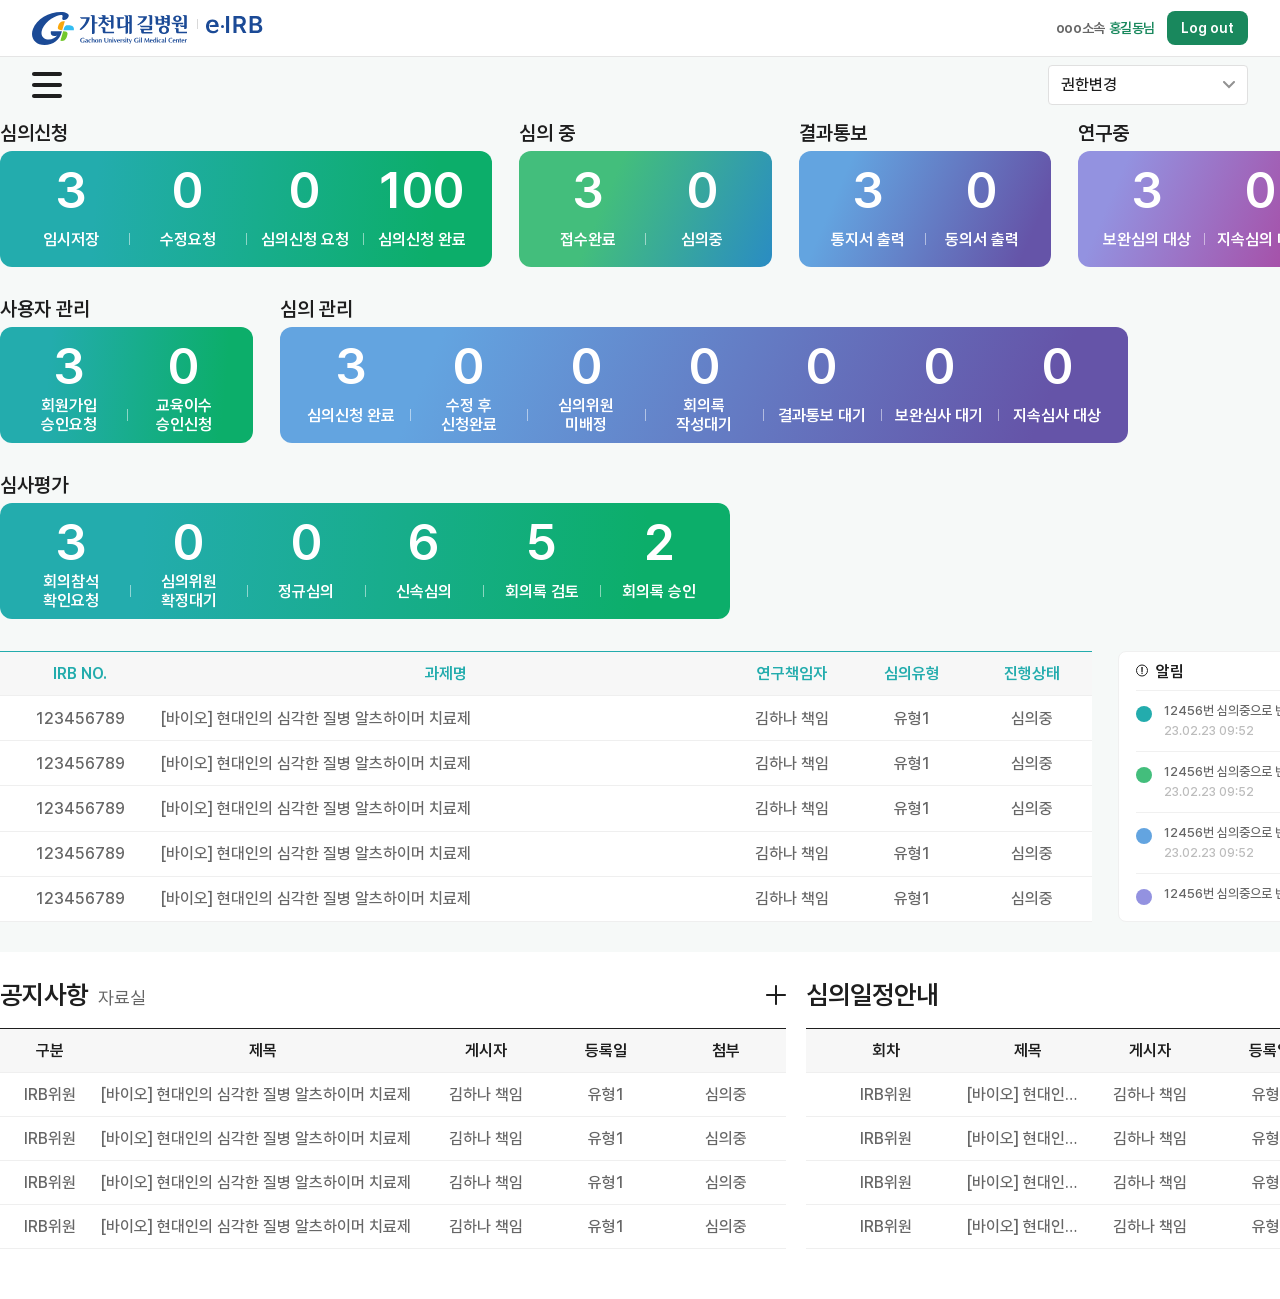
<file: html/00_main_layout.html>
<html lang="ko"><head>
    <meta charset="UTF-8">
    <meta http-equiv="X-UA-Compatible" content="IE=edge">
    <meta name="viewport" content="width=device-width, initial-scale=1.0">
    <title>메인 | e-IRB</title>
    <link rel="stylesheet" type="text/css" href="../static/plugins/jquery.scrollbar-gh-pages/jquery.scrollbar.css">
    <link rel="stylesheet" href="../static/css/plf.css">
    <script src="../static/js/jquery-3.6.0.min.js"></script>
    <script src="../static/js/datepicker.min.js"></script>		
    <script src="../static/js/datepicker.ko-KR.js"></script>	
    <script src="../static/plugins/jquery.scrollbar-gh-pages/jquery.scrollbar.min.js"></script>	
    <script src="../static/js/plf_pub.js"></script>
</head>
<body>

<!--[S] plf-root-->
<div class="plf-root main">

    <!--[S] plf-header-->
    <div class="plf-header">
        <div class="left-area">
            <a class="logo" href=""><img src="../static/img/logo/logo.svg" alt="가천대 길병원 e·IRB"></a>
        </div>
        <div class="right-area">
            
            <!--[S] plf-util-->
            <div class="plf-util">
                <a href="#" title="내정보관리로 이동">
                    <span class="user-agency">ooo소속</span>
                    <span class="user-name">홍길동님</span>
                </a>
                <a href="#" role="button" class="btn btn-logout">Log out</a>
            </div>
            <!--//[S] plf-util-->

        </div>
    </div>
    <!--//[S] plf-header-->

    <!--[S] plf-gnb -->
    <div class="plf-gnb">
        <button type="button" class="btn-menu"><em class="blind">메뉴</em></button>
        <div class="form_control form_selectbox auth-sel ">
            <button type="button" class="fs_selected" data-selected-value="val1">권한변경</button>
            <ul class="fs_list">
                <li><button type="button" data-value="val1">연구자</button></li>
                <li><button type="button" data-value="val2">행정간사</button></li>
                <li><button type="button" data-value="val3">심의위원</button></li>
            </ul>
        </div>
    </div>
    <!--//[S] plf-gnb -->

    <!--[S] plf-group-aside-con-->
    <div class="plf-group-aside-con">

        <!--[S] plf-aside-->
        <div class="plf-aside">
            <ul class="depth1">
                <li>
                    <h2 class="dpt1-tit">심의현황관리</h2>
                    <ul class="depth2">
                        <li><a href="#">심의신청(PI)</a></li>
                        <li><a href="#">신규 심의신청</a></li>
                        <li class="selected"><a href="#">신규 면제신청</a></li>
                        <li><a href="#">신규외 심의신청</a></li>
                        <li><a href="#">심의진행 현황</a></li>
                    </ul>
                </li>
                <li>
                    <h2 class="dpt1-tit">과제관리</h2>
                    <ul class="depth2">
                        <li><a href="#">과제현황</a></li>
                    </ul>
                </li>
                <li>
                    <h2 class="dpt1-tit">My Page</h2>
                    <ul class="depth2">
                        <li><a href="#">내정보 관리</a></li>
                        <li><a href="#">이력 및 교육이수 관리</a></li>
                    </ul>
                </li>
            </ul>
        </div>
        <!--//[S] plf-aside-->

        <!--[S] plf-con-->
        <div class="plf-con">

            <!--[S] plf-main -->
            <div class="plf-main">
                <h1 class="blind">메인</h1>
                <div class="inner">
                    <div class="inner-con">
                        <h2 class="blind">나의 업무 진행상황</h2>

                        <!--[S] progress-status 연구자 -->
                        <div class="progress-status type1">
                            <div class="item">
                                <h3 class="tit-status">심의신청</h3>
                                <div class="status-box">
                                    <button type="button"><strong>3</strong><i>임시저장</i></button>
                                    <button type="button"><strong>0</strong><i>수정요청</i></button>
                                    <button type="button"><strong>0</strong><i>심의신청 요청</i></button>
                                    <button type="button"><strong>100</strong><i>심의신청 완료</i></button>
                                </div>
                            </div>
                            <div class="item">
                                <h3 class="tit-status">심의 중</h3>
                                <div class="status-box">
                                    <button type="button"><strong>3</strong><i>접수완료</i></button>
                                    <button type="button"><strong>0</strong><i>심의중</i></button>
                                </div>
                            </div>
                            <div class="item">
                                <h3 class="tit-status">결과통보</h3>
                                <div class="status-box">
                                    <button type="button"><strong>3</strong><i>통지서 출력</i></button>
                                    <button type="button"><strong>0</strong><i>동의서 출력</i></button>
                                </div>
                            </div>
                            <div class="item">
                                <h3 class="tit-status">연구중</h3>
                                <div class="status-box">
                                    <button type="button"><strong>3</strong><i>보완심의 대상</i></button>
                                    <button type="button"><strong>0</strong><i>지속심의 대상</i></button>
                                </div>
                            </div>
                        </div>
                        <!--//[S] progress-status 연구자 -->

                        <!--[S] progress-status 행정간사 -->
                        <div class="progress-status type2">
                            <div class="item">
                                <h3 class="tit-status">사용자 관리</h3>
                                <div class="status-box">
                                    <button type="button"><strong>3</strong><i>회원가입<br>승인요청</i></button>
                                    <button type="button"><strong>0</strong><i>교육이수<br>승인신청</i></button>
                                </div>
                            </div>
                            <div class="item">
                                <h3 class="tit-status">심의 관리</h3>
                                <div class="status-box">
                                    <button type="button"><strong>3</strong><i>심의신청 완료</i></button>
                                    <button type="button"><strong>0</strong><i>수정 후<br>신청완료</i></button>
                                    <button type="button"><strong>0</strong><i>심의위원<br>미배정</i></button>
                                    <button type="button"><strong>0</strong><i>회의록<br>작성대기</i></button>
                                    <button type="button"><strong>0</strong><i>결과통보 대기</i></button>
                                    <button type="button"><strong>0</strong><i>보완심사 대기</i></button>
                                    <button type="button"><strong>0</strong><i>지속심사 대상</i></button>
                                </div>
                            </div>
                        </div>
                        <!--//[S] progress-status 행정간사 -->

                        <!--[S] progress-status 심의위원 -->
                        <div class="progress-status type3">
                            <div class="item">
                                <h3 class="tit-status">심사평가</h3>
                                <div class="status-box">
                                    <button type="button"><strong>3</strong><i>회의참석<br>확인요청</i></button>
                                    <button type="button"><strong>0</strong><i>심의위원<br>확정대기</i></button>
                                    <button type="button"><strong>0</strong><i>정규심의</i></button>
                                    <button type="button"><strong>6</strong><i>신속심의</i></button>
                                    <button type="button"><strong>5</strong><i>회의록 검토</i></button>
                                    <button type="button"><strong>2</strong><i>회의록 승인</i></button>
                                </div>
                            </div>
                        </div>
                        <!--//[S] progress-status 심의위원 -->

                        <!--[S] work-status -->
                        <div class="work-status">
                            <table class="data-table type-list" data-code="step1">
                                <caption>테이블제목</caption>
                                <colgroup>
                                    <col width="160px">
                                    <col width="auto">
                                    <col width="120px">
                                    <col width="120px">
                                    <col width="120px">
                                </colgroup>
                                <thead>
                                    <tr>
                                        <th scope="col">IRB NO.</th>
                                        <th scope="col">과제명</th>
                                        <th scope="col">연구책임자</th>
                                        <th scope="col">심의유형</th>
                                        <th scope="col">진행상태</th>
                                    </tr>
                                </thead>
                                <tbody>
                                    <tr>
                                        <td>123456789</td>
                                        <td><p class="ellipsis ta-left">[바이오] 현대인의 심각한 질병 알츠하이머 치료제</p></td>
                                        <td>김하나 책임</td>
                                        <td>유형1</td>
                                        <td>심의중</td>
                                    </tr>
                                    <tr>
                                        <td>123456789</td>
                                        <td><p class="ellipsis ta-left">[바이오] 현대인의 심각한 질병 알츠하이머 치료제</p></td>
                                        <td>김하나 책임</td>
                                        <td>유형1</td>
                                        <td>심의중</td>
                                    </tr>
                                    <tr>
                                        <td>123456789</td>
                                        <td><p class="ellipsis ta-left">[바이오] 현대인의 심각한 질병 알츠하이머 치료제</p></td>
                                        <td>김하나 책임</td>
                                        <td>유형1</td>
                                        <td>심의중</td>
                                    </tr>
                                    <tr>
                                        <td>123456789</td>
                                        <td><p class="ellipsis ta-left">[바이오] 현대인의 심각한 질병 알츠하이머 치료제</p></td>
                                        <td>김하나 책임</td>
                                        <td>유형1</td>
                                        <td>심의중</td>
                                    </tr>
                                    <tr>
                                        <td>123456789</td>
                                        <td><p class="ellipsis ta-left">[바이오] 현대인의 심각한 질병 알츠하이머 치료제</p></td>
                                        <td>김하나 책임</td>
                                        <td>유형1</td>
                                        <td>심의중</td>
                                    </tr>
                                </tbody>
                            </table>
                            <div class="alarm">
                                <h4 class="tit">알림</h4>
                                <div class="scr_cont">
                                    <ul class="scr_list">
                                        <li class="step1"><!-- 심의신청 -->
                                            <a href="#">
                                                <strong>12456번 심의중으로 변경변경변경변경변경변경</strong>
                                                <span>23.02.23 09:52</span>
                                            </a>
                                        </li>
                                        <li class="step2"><!-- 심의중 -->
                                            <a href="#">
                                                <i class="dot-status"></i>
                                                <strong>12456번 심의중으로 변경</strong>
                                                <span>23.02.23 09:52</span>
                                            </a>
                                        </li>
                                        <li class="step3"><!-- 결과통보 -->
                                            <a href="#">
                                                <strong>12456번 심의중으로 변경</strong>
                                                <span>23.02.23 09:52</span>
                                            </a>
                                        </li>
                                        <li class="step4"><!-- 연구중 -->
                                            <a href="#">
                                                <i class="dot-status"></i>
                                                <strong>12456번 심의중으로 변경</strong>
                                                <span>23.02.23 09:52</span>
                                            </a>
                                        </li>
                                        <li class="step1"><!-- 심의신청 -->
                                            <a href="#">
                                                <strong>12456번 심의중으로 변경</strong>
                                                <span>23.02.23 09:52</span>
                                            </a>
                                        </li>
                                        <li class="step2"><!-- 심의중 -->
                                            <a href="#">
                                                <i class="dot-status"></i>
                                                <strong>12456번 심의중으로 변경</strong>
                                                <span>23.02.23 09:52</span>
                                            </a>
                                        </li>
                                    </ul>
                                </div>
                            </div>
                        </div>
                        <!--//[S] work-status -->
                        
                    </div>
                </div>
                <div class="inner-board">
                    <div class="sec">
                        <div class="tit-area">
                            <h3 class="tit-board">공지사항<span>자료실</span></h3>
                            <a href="#" title="공지사항 이동" class="btn-more"></a>
                        </div>
                        <table class="data-table type-list">
                            <caption>테이블제목</caption>
                            <colgroup>
                                <col width="100px">
                                <col width="auto">
                                <col width="120px">
                                <col width="120px">
                                <col width="120px">
                            </colgroup>
                            <thead>
                                <tr>
                                    <th scope="col">구분</th>
                                    <th scope="col">제목</th>
                                    <th scope="col">게시자</th>
                                    <th scope="col">등록일</th>
                                    <th scope="col">첨부</th>
                                </tr>
                            </thead>
                            <tbody>
                                <tr>
                                    <td>IRB위원</td>
                                    <td><p class="ellipsis ta-left">[바이오] 현대인의 심각한 질병 알츠하이머 치료제</p></td>
                                    <td>김하나 책임</td>
                                    <td>유형1</td>
                                    <td>심의중</td>
                                </tr>
                                <tr>
                                    <td>IRB위원</td>
                                    <td><p class="ellipsis ta-left">[바이오] 현대인의 심각한 질병 알츠하이머 치료제</p></td>
                                    <td>김하나 책임</td>
                                    <td>유형1</td>
                                    <td>심의중</td>
                                </tr>
                                <tr>
                                    <td>IRB위원</td>
                                    <td><p class="ellipsis ta-left">[바이오] 현대인의 심각한 질병 알츠하이머 치료제</p></td>
                                    <td>김하나 책임</td>
                                    <td>유형1</td>
                                    <td>심의중</td>
                                </tr>
                                <tr>
                                    <td>IRB위원</td>
                                    <td><p class="ellipsis ta-left">[바이오] 현대인의 심각한 질병 알츠하이머 치료제</p></td>
                                    <td>김하나 책임</td>
                                    <td>유형1</td>
                                    <td>심의중</td>
                                </tr>
                            </tbody>
                        </table>
                    </div>
                    <div class="sec">
                        <div class="tit-area">
                            <h3 class="tit-board">심의일정안내</h3>
                            <a href="#" title="심의일정안내 이동" class="btn-more"></a>
                        </div>
                        <table class="data-table type-list">
                            <caption>테이블제목</caption>
                            <colgroup>
                                <col width="160px">
                                <col width="auto">
                                <col width="120px">
                                <col width="120px">
                            </colgroup>
                            <thead>
                                <tr>
                                    <th scope="col">회차</th>
                                    <th scope="col">제목</th>
                                    <th scope="col">게시자</th>
                                    <th scope="col">등록일</th>
                                </tr>
                            </thead>
                            <tbody>
                                <tr>
                                    <td>IRB위원</td>
                                    <td><p class="ellipsis ta-left">[바이오] 현대인의 심각한 질병 알츠하이머 치료제</p></td>
                                    <td>김하나 책임</td>
                                    <td>유형1</td>
                                </tr>
                                <tr>
                                    <td>IRB위원</td>
                                    <td><p class="ellipsis ta-left">[바이오] 현대인의 심각한 질병 알츠하이머 치료제</p></td>
                                    <td>김하나 책임</td>
                                    <td>유형1</td>
                                </tr>
                                <tr>
                                    <td>IRB위원</td>
                                    <td><p class="ellipsis ta-left">[바이오] 현대인의 심각한 질병 알츠하이머 치료제</p></td>
                                    <td>김하나 책임</td>
                                    <td>유형1</td>
                                </tr>
                                <tr>
                                    <td>IRB위원</td>
                                    <td><p class="ellipsis ta-left">[바이오] 현대인의 심각한 질병 알츠하이머 치료제</p></td>
                                    <td>김하나 책임</td>
                                    <td>유형1</td>
                                </tr>
                            </tbody>
                        </table>
                    </div>
                </div>
            </div>
            <!--//[S] plf-main -->

        </div>
        <!--//[S] plf-con -->

    </div>
    <!--//[S] plf-group-aside-con -->

</div>
<!--//[S] plf-root -->

</body>
</html>
</file>
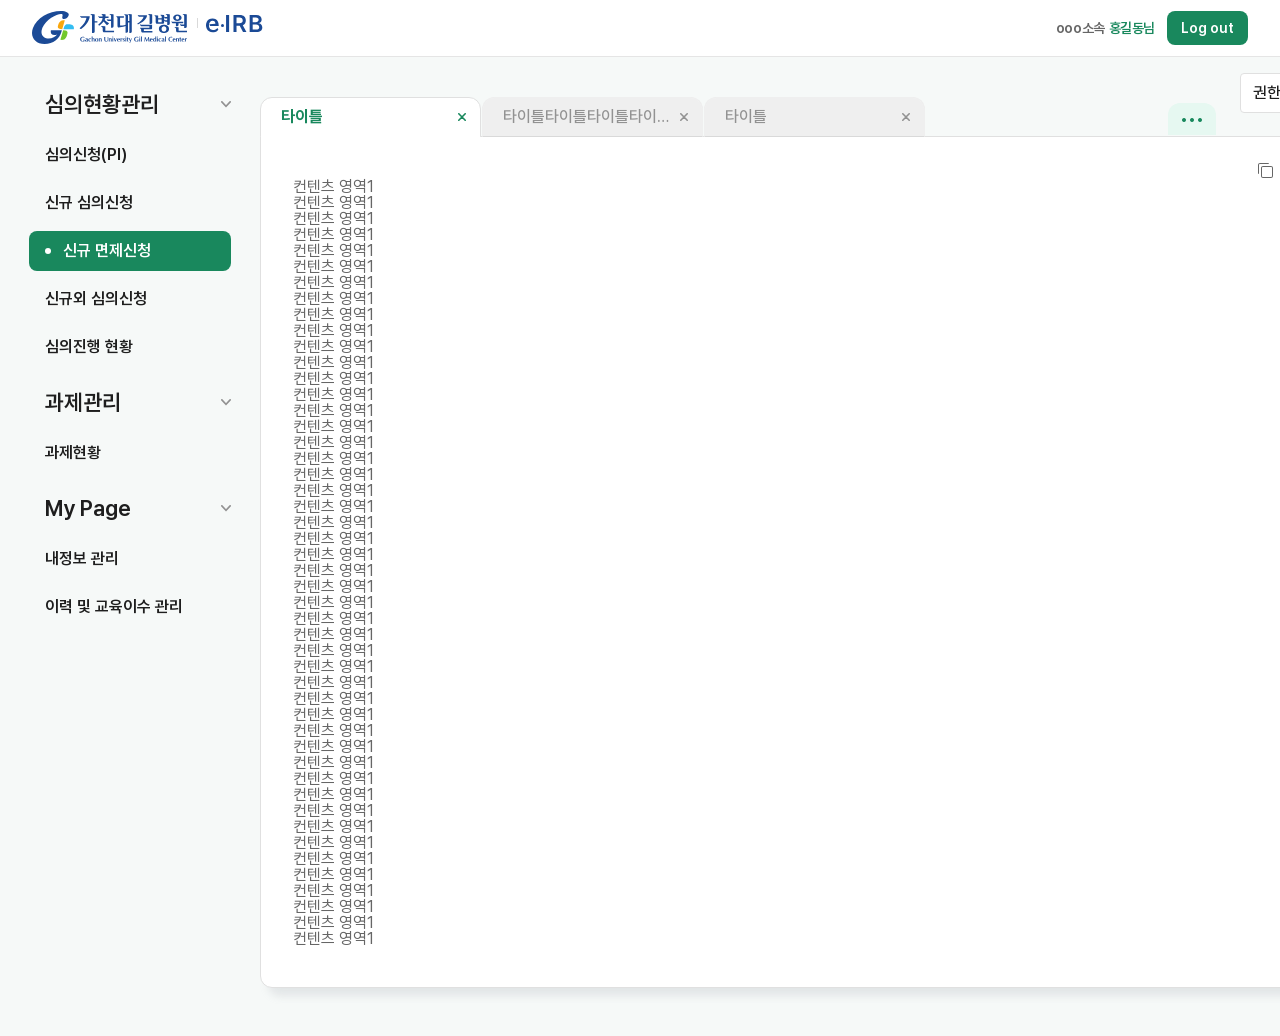
<file: html/00_sub_layout.html>
<!DOCTYPE html>
<html lang="ko">
<head>
    <meta charset="UTF-8" />
    <meta http-equiv="X-UA-Compatible" content="IE=edge" />
    <meta name="viewport" content="width=device-width, initial-scale=1.0" />
    <title>sub_layout | e-IRB</title>
    <script src="../static/js/jquery-3.6.0.min.js"></script>
    <script src="../static/js/datepicker.min.js"></script>		
    <script src="../static/js/datepicker.ko-KR.js"></script>		
    <script src="../static/js/plf_pub.js"></script>
    <link rel="stylesheet" href="../static/css/plf.css" />
</head>
<body>

<!--[S] plf-root-->
<div class="plf-root">

    <!--[S] plf-header-->
    <div class="plf-header">
        <div class="left-area">
            <a class="logo" href=""><img src="../static/img/logo/logo.svg" alt="가천대 길병원 e·IRB"></a>
        </div>
        <div class="right-area">
            
            <!--[S] plf-util-->
            <div class="plf-util">
                <a href="#" title="내정보관리로 이동">
                    <span class="user-agency">ooo소속</span>
                    <span class="user-name">홍길동님</span>
                </a>
                <a href="#" role="button" class="btn btn-logout">Log out</a>
            </div>
            <!--//[S] plf-util-->

        </div>
    </div>
    <!--//[S] plf-header-->

    <!--[S] plf-group-aside-con-->
    <div class="plf-group-aside-con">
        
        <!--[S] plf-aside-->
        <div class="plf-aside">
            <ul class="depth1">
                <li>
                    <h2 class="dpt1-tit">심의현황관리</h2>
                    <ul class="depth2">
                        <li><a href="#">심의신청(PI)</a></li>
                        <li><a href="#">신규 심의신청</a></li>
                        <li class="selected"><a href="#">신규 면제신청</a></li>
                        <li><a href="#">신규외 심의신청</a></li>
                        <li><a href="#">심의진행 현황</a></li>
                    </ul>
                </li>
                <li>
                    <h2 class="dpt1-tit">과제관리</h2>
                    <ul class="depth2">
                        <li><a href="#">과제현황</a></li>
                    </ul>
                </li>
                <li>
                    <h2 class="dpt1-tit">My Page</h2>
                    <ul class="depth2">
                        <li><a href="#">내정보 관리</a></li>
                        <li><a href="#">이력 및 교육이수 관리</a></li>
                    </ul>
                </li>
            </ul>
        </div>
        <!--//[S] plf-aside-->

        <!--[S] plf-con-->
        <div class="plf-con">

            <!--[S] plf-sub-->
            <div class="plf-sub">

                <div class="form_control form_selectbox auth-sel ">
					<button type="button" class="fs_selected" data-selected-value="val1">권한변경</button>
					<ul class="fs_list">
						<li><button type="button" data-value="val1">연구자</button></li>
						<li><button type="button" data-value="val2">행정간사</button></li>
						<li><button type="button" data-value="val3">심의위원</button></li>
					</ul>
				</div>

                <!--[S] plf-tab-->
                <div class="plf-tab my-tab-switching">
                    <div class="tab">
                        <span class="item active" role="button"><em>타이틀</em> <button class="btn-del" type="button"><i class="blind">삭제</i></button></span> <!--[D]active-->
                        <span class="item" role="button"><em>타이틀타이틀타이틀타이틀타이틀</em> <button class="btn-del" type="button"><i class="blind">삭제</i></button></span>
                        <span class="item" role="button"><em>타이틀</em> <button class="btn-del" type="button"><i class="blind">삭제</i></button></span>
                    </div>
                    <div class="tab-con-group"> 
                        <div class="tab-con active"> <!--[D]active-->

                            <div class="breadcrumb">
                                <a href="#" onclick="window.open('./00_iframe.html', 'popup', 'top=10, left=10, width=1400, height=900, location=no, directories=no, status=no, menubar=no, toolbar=no, resizable=no'); return false" class="layer_open" target="업무단 새창"></a>
                                <span class="item">과제관리</span>
                                <span class="item">과제현황</span>
                            </div>

                            컨텐츠 영역1<br>컨텐츠 영역1<br>컨텐츠 영역1<br>컨텐츠 영역1<br>컨텐츠 영역1<br>컨텐츠 영역1<br>컨텐츠 영역1<br>컨텐츠 영역1<br>컨텐츠 영역1<br>컨텐츠 영역1<br>컨텐츠 영역1<br>컨텐츠 영역1<br>컨텐츠 영역1<br>컨텐츠 영역1<br>컨텐츠 영역1<br>컨텐츠 영역1<br>
                            컨텐츠 영역1<br>컨텐츠 영역1<br>컨텐츠 영역1<br>컨텐츠 영역1<br>컨텐츠 영역1<br>컨텐츠 영역1<br>컨텐츠 영역1<br>컨텐츠 영역1<br>컨텐츠 영역1<br>컨텐츠 영역1<br>컨텐츠 영역1<br>컨텐츠 영역1<br>컨텐츠 영역1<br>컨텐츠 영역1<br>컨텐츠 영역1<br>컨텐츠 영역1<br>
                            컨텐츠 영역1<br>컨텐츠 영역1<br>컨텐츠 영역1<br>컨텐츠 영역1<br>컨텐츠 영역1<br>컨텐츠 영역1<br>컨텐츠 영역1<br>컨텐츠 영역1<br>컨텐츠 영역1<br>컨텐츠 영역1<br>컨텐츠 영역1<br>컨텐츠 영역1<br>컨텐츠 영역1<br>컨텐츠 영역1<br>컨텐츠 영역1<br>컨텐츠 영역1<br>

                        </div><!--//[S] tab-con-->
                        <div class="tab-con">컨텐츠 영역2</div><!--//[S] tab-con-->
                        <div class="tab-con">컨텐츠 영역3</div><!--//[S] tab-con-->
                    </div>

                    <!-- [S] item-etc -->
                    <div class="item-etc">
                        <button type="button" class="btn-etc"><i class="blind">tab etc</i>···</button>
                        <ul class="tab-list">
                            <li><a href="#">탭이름탭이름탭이름탭이름탭이름</a><button class="list-del" type="button"><i class="blind">삭제</i></button></li>
                            <li><a href="#">탭이름</a><button class="list-del" type="button"><i class="blind">삭제</i></button></li>
                        </ul>
                    </div>
                    <!--// [S] item-etc -->

                </div>
                <!--// [S] plf-tab-->
                
                <!--[C]Toast-->
                <div class="toast"> <!--[D]active-->
                    <div class="inner" style="display: none;">
                        toast 알림입니다
                    </div>
                </div>
                <!--//[C]Toast-->
                
            </div>
            <!--//[S] plf-sub-->

        </div>
        <!--//[S] plf-con-->

    </div>
    <!--//[S] plf-group-aside-con-->

</div>
<!--//[S] plf-root-->

<!--[S] layer -->
<div id="layer1" class="layer">
	<div class="layer-content">
		<div class="layer-header">
			<strong class="lh-title">layer 타이틀</strong>
		</div>
		<div class="layer-body">
			layer 내용
		</div> 
        <div class="layer-footer">
			<div class="btn-group">
                <button class="btn" type="button">취소</button>
                <button class="btn btn-lb" type="button">확인</button>
            </div>
		</div>
        
		<button type="button" class="btn-close-layer" data-dismiss="modal"><span class="blind">닫기</span></button>
	</div>
</div>
<!--//[S] layer -->

<!--[S] layer small -->
<div id="layer2" class="layer type-s">
	<div class="layer-content">
		<div class="layer-header">
			<strong class="lh-title">layer 타이틀</strong>
		</div>
		<div class="layer-body">
			layer 내용
		</div> 
        <div class="layer-footer">
			<div class="btn-group">
                <button class="btn" type="button">취소</button>
                <button class="btn btn-lb" type="button">확인</button>
            </div>
		</div>
        
		<button type="button" class="btn-close-layer" data-dismiss="modal"><span class="blind">닫기</span></button>
	</div>
</div>
<!--//[S] layer small-->

</body>
</html>
</file>
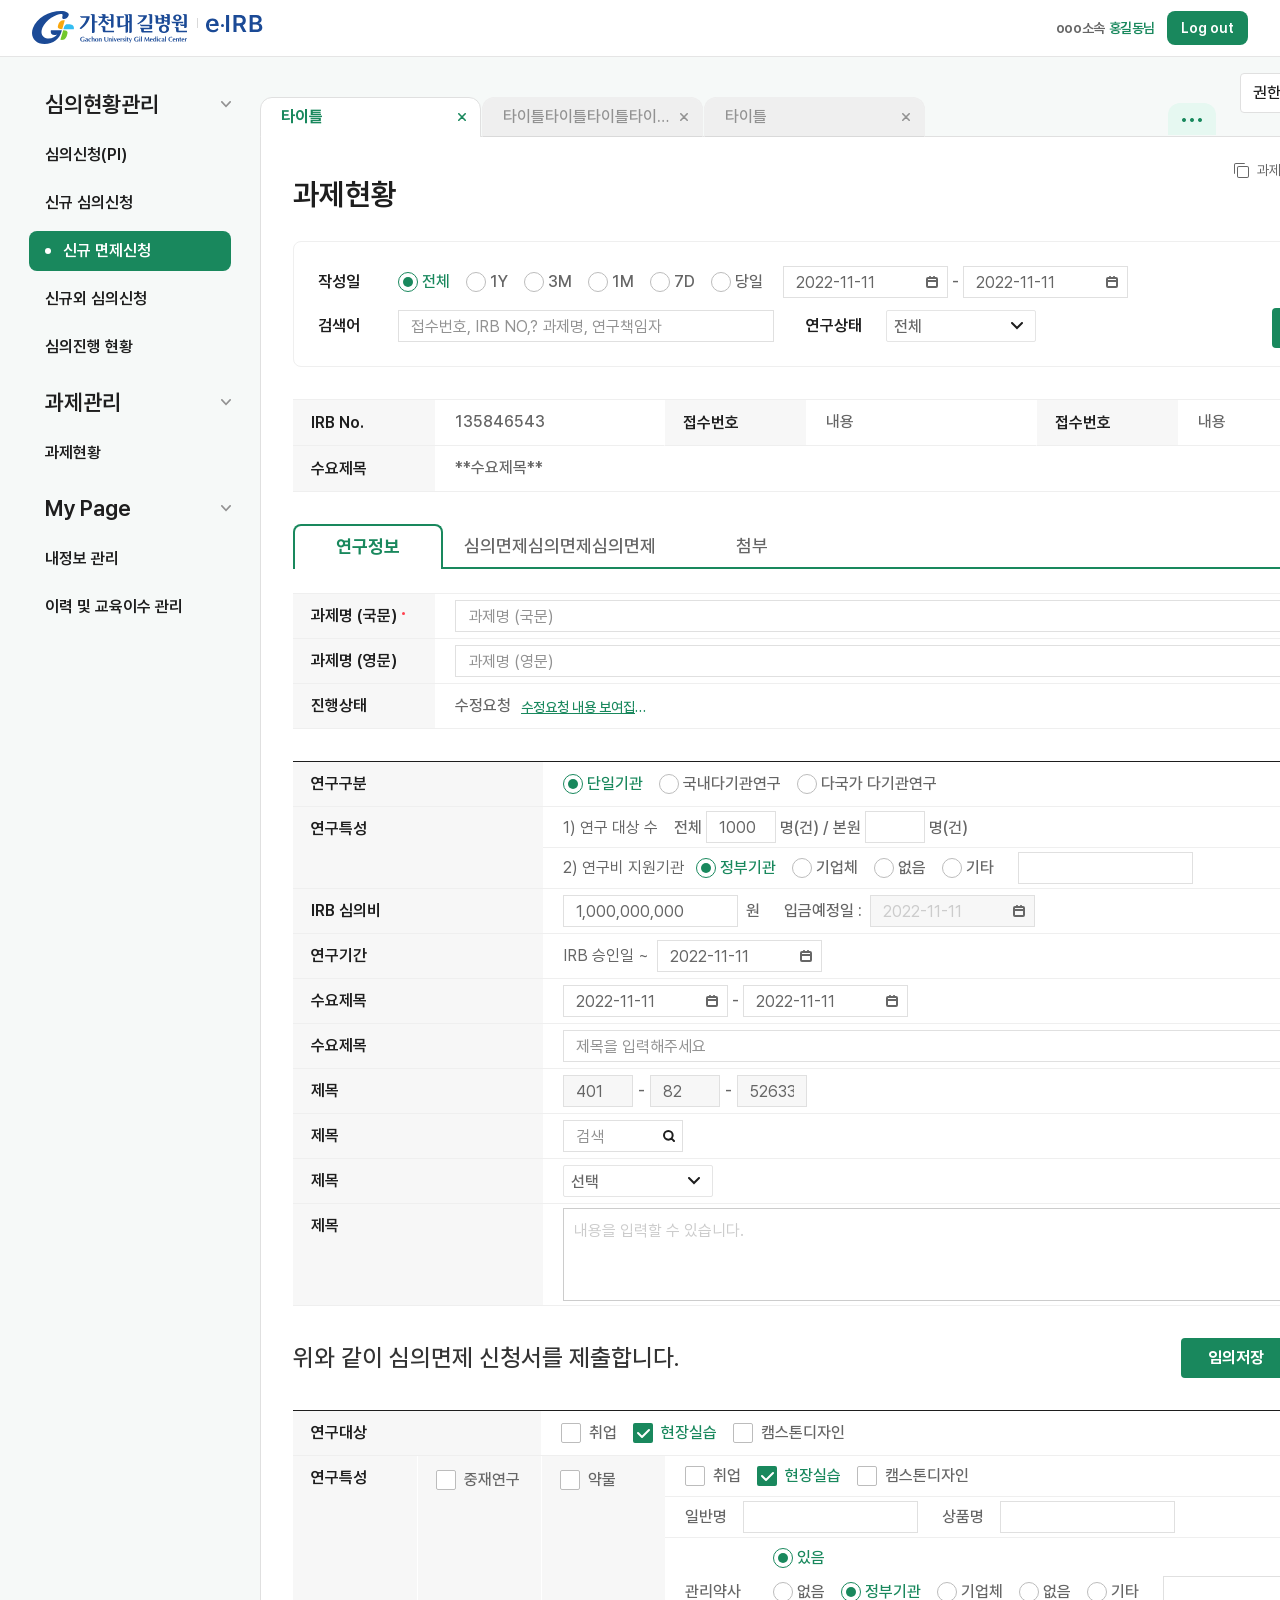
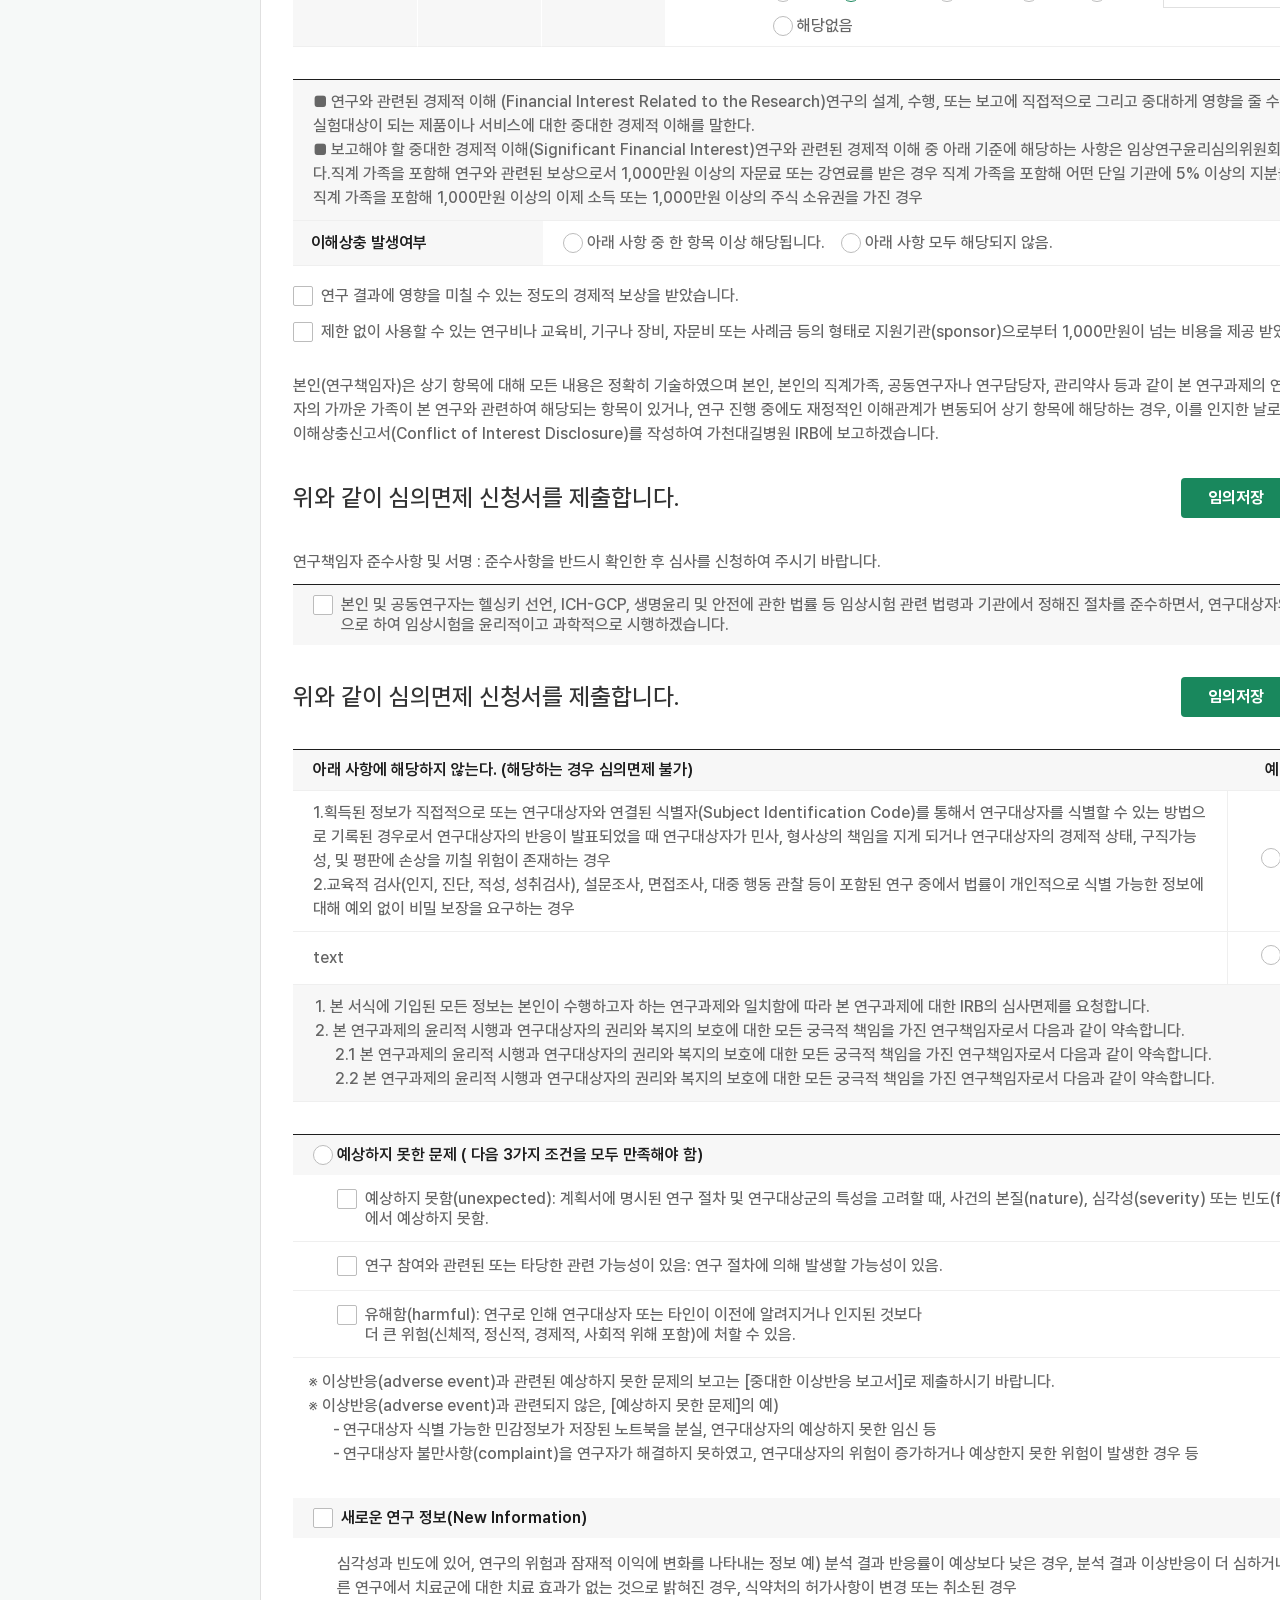
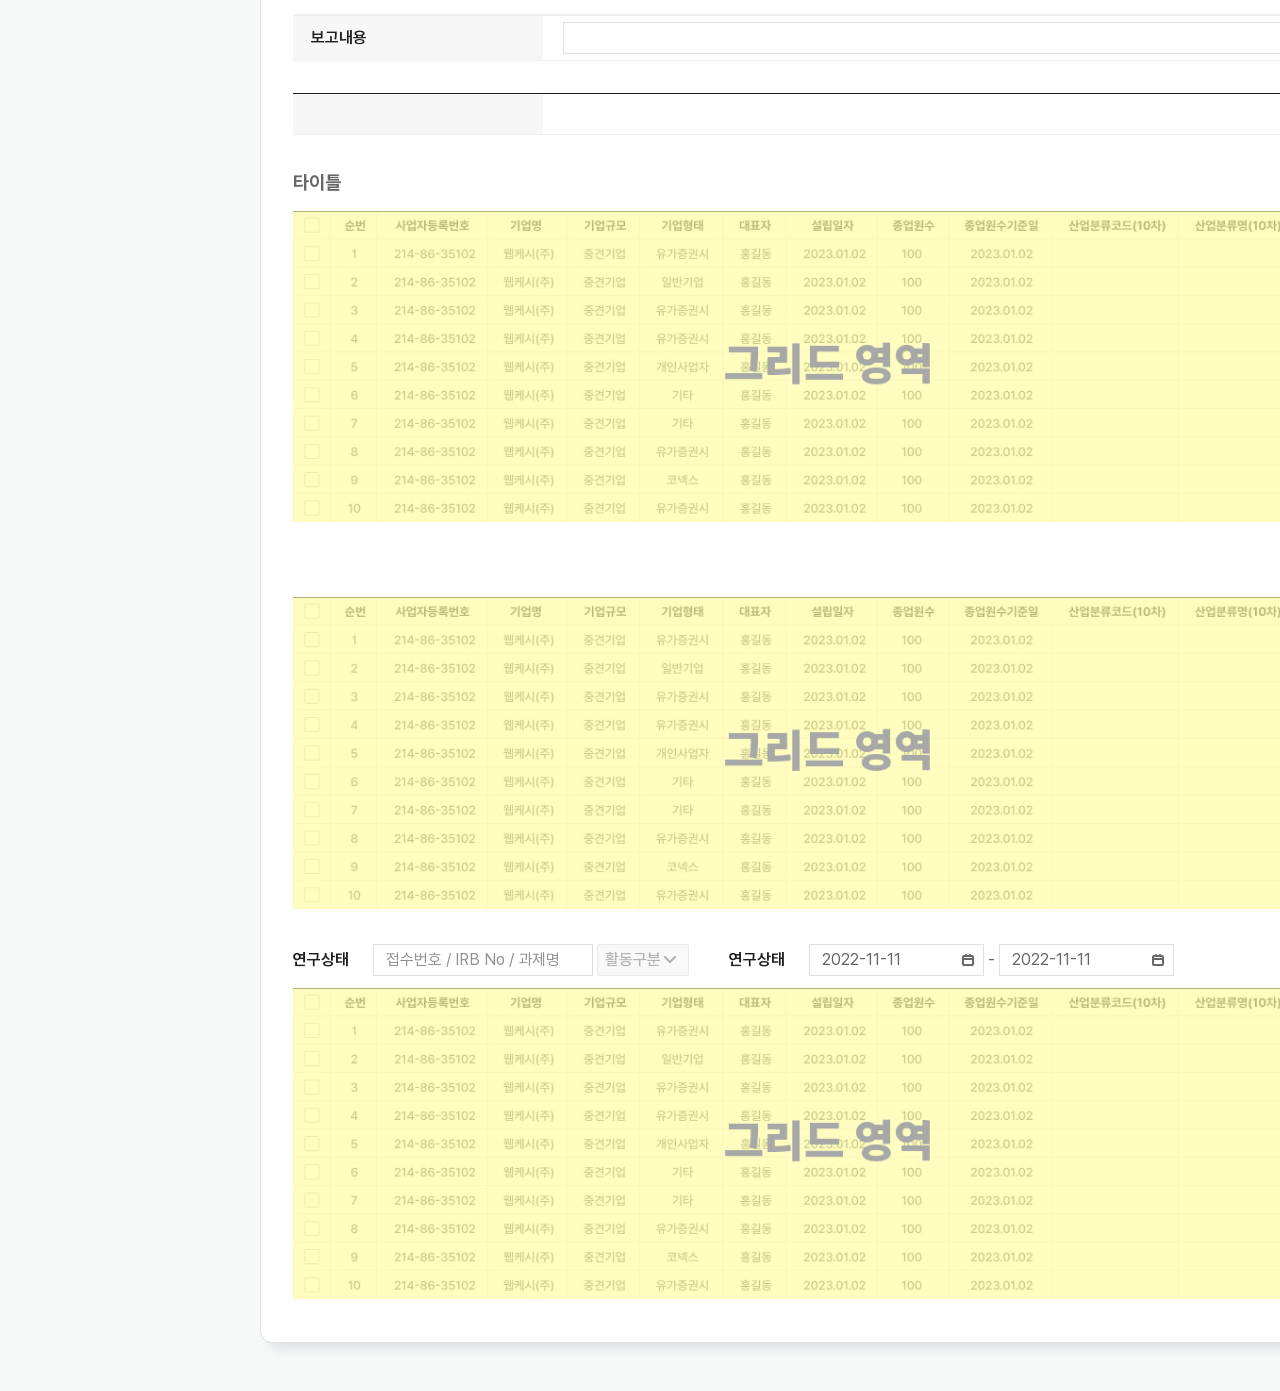
<file: html/00_sub_layout4.html>
<!DOCTYPE html>
<html lang="ko">
<head>
    <meta charset="UTF-8" />
    <meta http-equiv="X-UA-Compatible" content="IE=edge" />
    <meta name="viewport" content="width=device-width, initial-scale=1.0" />
    <title>sub_layout | e-IRB</title>
    <script src="../static/js/jquery-3.6.0.min.js"></script>
    <script src="../static/js/datepicker.min.js"></script>		
    <script src="../static/js/datepicker.ko-KR.js"></script>		
    <script src="../static/js/plf_pub.js"></script>
    <link rel="stylesheet" href="../static/css/plf.css" />
</head>
<body>

<!--[S] plf-root-->
<div class="plf-root">

    <!--[S] plf-header-->
    <div class="plf-header">
        <div class="left-area">
            <a class="logo" href=""><img src="../static/img/logo/logo.svg" alt="가천대 길병원 e·IRB"></a>
        </div>
        <div class="right-area">
            
            <!--[S] plf-util-->
            <div class="plf-util">
                <a href="#" title="내정보관리로 이동">
                    <span class="user-agency">ooo소속</span>
                    <span class="user-name">홍길동님</span>
                </a>
                <a href="#" role="button" class="btn btn-logout">Log out</a>
            </div>
            <!--//[S] plf-util-->

        </div>
    </div>
    <!--//[S] plf-header-->

    <!--[S] plf-group-aside-con-->
    <div class="plf-group-aside-con">
        
        <!--[S] plf-aside-->
        <div class="plf-aside">
            <ul class="depth1">
                <li>
                    <h2 class="dpt1-tit">심의현황관리</h2>
                    <ul class="depth2">
                        <li><a href="#">심의신청(PI)</a></li>
                        <li><a href="#">신규 심의신청</a></li>
                        <li class="selected"><a href="#">신규 면제신청</a></li>
                        <li><a href="#">신규외 심의신청</a></li>
                        <li><a href="#">심의진행 현황</a></li>
                    </ul>
                </li>
                <li>
                    <h2 class="dpt1-tit">과제관리</h2>
                    <ul class="depth2">
                        <li><a href="#">과제현황</a></li>
                    </ul>
                </li>
                <li>
                    <h2 class="dpt1-tit">My Page</h2>
                    <ul class="depth2">
                        <li><a href="#">내정보 관리</a></li>
                        <li><a href="#">이력 및 교육이수 관리</a></li>
                    </ul>
                </li>
            </ul>
        </div>
        <!--//[S] plf-aside-->

        <!--[S] plf-con-->
        <div class="plf-con">

            <!--[S] plf-sub-->
            <div class="plf-sub">

                <div class="form_control form_selectbox auth-sel ">
					<button type="button" class="fs_selected" data-selected-value="val1">권한변경</button>
					<ul class="fs_list">
						<li><button type="button" data-value="val1">연구자</button></li>
						<li><button type="button" data-value="val2">행정간사</button></li>
						<li><button type="button" data-value="val3">심의위원</button></li>
					</ul>
				</div>

                <!--[S] plf-tab-->
                <div class="plf-tab my-tab-switching">
                    <div class="tab">
                        <span class="item active" role="button"><em>타이틀</em> <button class="btn-del" type="button"><i class="blind">삭제</i></button></span> <!--[D]active-->
                        <span class="item" role="button"><em>타이틀타이틀타이틀타이틀타이틀</em> <button class="btn-del" type="button"><i class="blind">삭제</i></button></span>
                        <span class="item" role="button"><em>타이틀</em> <button class="btn-del" type="button"><i class="blind">삭제</i></button></span>
                    </div>
                    <div class="tab-con-group"> 
                        <div class="tab-con active"> <!--[D]active-->

                            <div class="breadcrumb">
                                <a href="#" onclick="window.open('./00_iframe.html', 'popup', 'top=10, left=10, width=1400, height=900, location=no, directories=no, status=no, menubar=no, toolbar=no, resizable=no'); return false" class="layer_open" target="업무단 새창"></a>
                                <span class="item">과제관리</span>
                                <span class="item">과제현황</span>
                                <input type="button" value="자식창 열기" onclick="PopupExplain('pop-inner')" class="layer_open" >
                            </div>
                            <script>
                            function PopupExplain(param){
                                var html = document.getElementById(param).outerHTML;
                                var w = window.open('./00_iframe.html?data='+html, 'popup', 'top=10, left=10, width=1400, height=900, location=no, directories=no, status=no, menubar=no, toolbar=no, resizable=no');
                            }
                            </script>

                            <!--[S] pop-inner -->
                            <div id="pop-inner">
                                <p class="tit-pagetitle">과제현황</p>

                                <div class="sec filter-search">
                                    <table class="data-table">
                                        <caption>테이블제목</caption>
                                        <colgroup>
                                            <col width="80px">
                                            <col width="auto">
                                            <col width="102px">
                                            <col width="auto">
                                        </colgroup>
                                        <tbody>
                                            <tr>
                                                <th scope="row">작성일</th>
                                                <td colspan="3">
                                                    <div class="td-item-group left gap4">
                                                        <div class="ip-rd-group">
                                                            <label class="ip-rd-label">
                                                                <input name="fd-1" class="ip-rd" type="radio" value="" checked="">
                                                                <span class="check"></span> <em>전체</em> 
                                                            </label>
                                                            <label class="ip-rd-label">
                                                                <input name="fd-1" class="ip-rd" type="radio" value="">
                                                                <span class="check"></span> <em>1Y</em> 
                                                            </label>
                                                            <label class="ip-rd-label">
                                                                <input name="fd-1" class="ip-rd" type="radio" value="">
                                                                <span class="check"></span> <em>3M</em> 
                                                            </label>
                                                            <label class="ip-rd-label">
                                                                <input name="fd-1" class="ip-rd" type="radio" value="">
                                                                <span class="check"></span> <em>1M</em> 
                                                            </label>
                                                            <label class="ip-rd-label">
                                                                <input name="fd-1" class="ip-rd" type="radio" value="">
                                                                <span class="check"></span> <em>7D</em> 
                                                            </label>
                                                            <label class="ip-rd-label">
                                                                <input name="fd-1" class="ip-rd" type="radio" value="">
                                                                <span class="check"></span> <em>당일</em> 
                                                            </label>
                                                        </div>
                                                        <div class="ip-wrap with-icon ta-left w165 ml16">
                                                            <input data-toggle="datepicker" name="" id="" class="ip-txt" type="text" value="2022-11-11" placeholder="">
                                                            <i class="ic ic-calendar"></i>
                                                        </div>
                                                        <span class="td-item">-</span>
                                                        <div class="ip-wrap with-icon ta-left w165">
                                                            <input data-toggle="datepicker" name="" id="" class="ip-txt" type="text" value="2022-11-11" placeholder="">
                                                            <i class="ic ic-calendar"></i>
                                                        </div>
                                                    </div>
                                                </td>
                                            </tr>
                                            <tr>
                                                <th scope="row">검색어</th>
                                                <td>
                                                    <input name="" id="" class="ip-txt w100p" type="text" value="" placeholder="접수번호, IRB NO,? 과제명, 연구책임자">
                                                </td>
                                                <th scope="row">연구상태</th>
                                                <td>
                                                    <div class="sel w150">
                                                        <select name="" id="" class="">
                                                            <option value="0">전체</option>
                                                            <option value="1">1번</option>
                                                            <option value="2">2번</option>
                                                        </select>
                                                    </div>
                                                </td>
                                            </tr>
                                        </tbody>
                                    </table>
                                    <div class="btn-group">
                                        <button class="btn btn-lb" type="button">조회</button>
                                    </div>	
                                </div>

                                <div class="sec">
                                    <table class="data-table data-table-top">
                                        <caption>테이블제목</caption>
                                        <colgroup>
                                            <col width="142px">
                                            <col width="auto">
                                            <col width="142px">
                                            <col width="auto">
                                            <col width="142px">
                                            <col width="auto">
                                        </colgroup>
                                        <tbody>
                                            <tr>
                                                <th scope="row">IRB No.</th>
                                                <td>135846543</td>
                                                <th scope="row">접수번호</th>
                                                <td>내용</td>
                                                <th scope="row">접수번호</th>
                                                <td>내용</td>
                                            </tr>
                                            <tr>
                                                <th scope="row">수요제목</th>
                                                <td colspan="5">**수요제목**</td>
                                            </tr>
                                        </tbody>
                                    </table>	
                                </div>

                                <div class="sec type-switching my-tab-switching">
                                    <div class="tab type1">
                                        <button class="item active" type="button">연구정보</button> <!--[D]active-->
                                        <button class="item" type="button">심의면제심의면제심의면제</button>
                                        <button class="item" type="button">첨부</button>
                                    </div>				
                                    <div class="sec-con-group"> 
                                        <div class="sec-con active"> <!--[D]active-->
                                            <table class="data-table">
                                                <caption>테이블제목</caption>
                                                <colgroup>
                                                    <col width="142px">
                                                    <col width="auto">
                                                </colgroup>
                                                <tbody>
                                                    <tr>
                                                        <th scope="row" class="required">과제명 (국문)</th>
                                                        <td>
                                                            <input name="" id="" class="ip-txt w100p" type="text" value="" placeholder="과제명 (국문)">
                                                        </td>
                                                    </tr>
                                                    <tr>
                                                        <th scope="row">과제명 (영문)</th>
                                                        <td>
                                                            <input name="" id="" class="ip-txt w100p" type="text" value="" placeholder="과제명 (영문)">
                                                        </td>
                                                    </tr>
                                                    <tr>
                                                        <th scope="row">진행상태</th>
                                                        <td>
                                                            수정요청
                                                            <div class="tooltip">
                                                                <button type="button" class="btn-tooltip" title="수정요청 툴팁">수정요청 내용 보여집니다.</button>
                                                                <div class="tooltip-con">
                                                                    <ul>
                                                                        <li><em>2차</em>2차 수정요청사항 보여줌보여줌보여줌보여줌보여줌보여줌보여줌보여줌보여줌보여줌보여줌보여줌보여줌보여줌보여줌</li>
                                                                        <li><em>1차</em>1차 수정요청사항 보여줌</li>
                                                                    </ul>
                                                                </div>
                                                            </div>
                                                        </td>
                                                    </tr>
                                                </tbody>
                                            </table>
                                        </div>
                                        <div class="sec-con">2</div>
                                        <div class="sec-con">3</div>
                                    </div>
                                </div>

                                <div class="sec">
                                    <table class="data-table type-line">
                                        <caption>테이블제목</caption>
                                        <colgroup>
                                            <col width="250px">
                                            <col width="auto">
                                        </colgroup>
                                        <tbody>
                                            <tr>
                                                <th scope="row">연구구분</th>
                                                <td>
                                                    <div class="td-item-group">
                                                        <div class="ip-rd-group">
                                                            <label class="ip-rd-label">
                                                                <input name="fd-2" class="ip-rd" type="radio" value="" checked="">
                                                                <span class="check"></span> <em>단일기관</em> 
                                                            </label>
                                                            <label class="ip-rd-label">
                                                                <input name="fd-2" class="ip-rd" type="radio" value="">
                                                                <span class="check"></span> <em>국내다기관연구</em> 
                                                            </label>
                                                            <label class="ip-rd-label">
                                                                <input name="fd-2" class="ip-rd" type="radio" value="">
                                                                <span class="check"></span> <em>다국가 다기관연구</em> 
                                                            </label>
                                                        </div>
                                                    </div>
                                                </td>
                                            </tr>
                                            <tr>
                                                <th scope="row" rowspan="2">연구특성</th>
                                                <td>
                                                    <span class="fw-400 mr12">1) 연구 대상 수</span> 
                                                    전체 <input name="" id="" class="ip-txt w70" type="text" value="1000"> 명(건) / 
                                                    본원 <input name="" id="" class="ip-txt w60" type="text" value=""> 명(건)
                                                </td>
                                            </tr>
                                            <tr>
                                                <td>
                                                    <div class="td-item-group left">
                                                        <span class="fw-400 mr12">2) 연구비 지원기관</span>
                                                        <div class="ip-rd-group">
                                                            <label class="ip-rd-label">
                                                                <input name="fd-4" class="ip-rd" type="radio" value="" checked="">
                                                                <span class="check"></span> <em>정부기관</em> 
                                                            </label>
                                                            <label class="ip-rd-label">
                                                                <input name="fd-4" class="ip-rd" type="radio" value="">
                                                                <span class="check"></span> <em>기업체</em> 
                                                            </label>
                                                            <label class="ip-rd-label">
                                                                <input name="fd-4" class="ip-rd" type="radio" value="">
                                                                <span class="check"></span> <em>없음</em> 
                                                            </label>
                                                            <label class="ip-rd-label">
                                                                <input name="fd-4" class="ip-rd" type="radio" value="">
                                                                <span class="check"></span> <em>기타</em> 
                                                            </label>
                                                            <input name="" id="" class="ip-txt w175 ml8" type="text" value="">
                                                        </div>
                                                    </div>
                                                </td>
                                            </tr>
                                            <tr>
                                                <th scope="row">IRB 심의비</th>
                                                <td>
                                                    <div class="td-item-group left">
                                                        <input name="" id="" class="ip-txt w175" type="text" value="1,000,000,000"><span class="ml8">원</span>
                                                        <span class="fw-500 ml24">입금예정일 :</span>
                                                        <div class="ip-wrap with-icon ta-left w165 ml8">
                                                            <input data-toggle="datepicker" name="" id="" class="ip-txt" type="text" value="2022-11-11" disabled placeholder="">
                                                            <i class="ic ic-calendar"></i>
                                                        </div>
                                                    </div>
                                                </td>
                                            </tr>
                                            <tr>
                                                <th scope="row">연구기간</th>
                                                <td>
                                                    <div class="td-item-group left">
                                                        <span class="fw-400">IRB 승인일 ~</span>
                                                        <div class="ip-wrap with-icon ta-left w165 ml8">
                                                            <input data-toggle="datepicker" name="" id="" class="ip-txt" type="text" value="2022-11-11" placeholder="">
                                                            <i class="ic ic-calendar"></i>
                                                        </div>
                                                    </div>
                                                </td>
                                            </tr>
                                            <tr>
                                                <th scope="row">수요제목</th>
                                                <td>
                                                    <div class="td-item-group left gap4">
                                                        <div class="ip-wrap with-icon ta-left w165">
                                                            <input data-toggle="datepicker" name="" id="" class="ip-txt" type="text" value="2022-11-11" placeholder="">
                                                            <i class="ic ic-calendar"></i>
                                                        </div>
                                                        <span class="td-item">-</span>
                                                        <div class="ip-wrap with-icon ta-left w165">
                                                            <input data-toggle="datepicker" name="" id="" class="ip-txt" type="text" value="2022-11-11" placeholder="">
                                                            <i class="ic ic-calendar"></i>
                                                        </div>
                                                    </div>
                                                </td>
                                            </tr>
                                            <tr>
                                                <th scope="row" >수요제목</th>
                                                <td>
                                                    <input name="" id="" class="ip-txt w100p" type="text" value="" placeholder="제목을 입력해주세요">
                                                </td>
                                            </tr>
                                            <tr>
                                                <th>제목</th>
                                                <td>
                                                    <div class="td-item-group left gap5">
                                                        <input readonly="" name="" id="" class="td-item-group ip-txt w70" type="text" value="401" placeholder="">
                                                        <span>-</span>
                                                        <input readonly="" name="" id="" class="td-item-group ip-txt w70" type="text" value="82" placeholder="">
                                                        <span>-</span>
                                                        <input readonly="" name="" id="" class="td-item-group ip-txt w70" type="text" value="526339" placeholder="">
                                                    </div>
                                                </td>
                                            </tr>
                                            <tr>
                                                <th>제목</th>
                                                <td>
                                                    <div class="ip-wrap with-icon ta-left w120">
                                                        <input name="" id="" class="ip-txt" type="text" value="" placeholder="검색">
                                                        <i class="ic ic-magnify"></i>
                                                    </div>
                                                </td>
                                            </tr>
                                            <tr>
                                                <th>제목</th>
                                                <td>
                                                    <div class="sel w150">
                                                        <select name="" id="" class="">
                                                            <option value="0">선택</option>
                                                            <option value="1">1번</option>
                                                            <option value="2">2번</option>
                                                        </select>
                                                    </div>
                                                </td>
                                            </tr>
                                            <tr>
                                                <th>제목</th>
                                                <td>
                                                    <div class="ta-group">
                                                        <textarea class="ta-ip" placeholder="내용을 입력할 수 있습니다."></textarea>
                                                    </div>
                                                </td>
                                            </tr>
                                        </tbody>
                                    </table>	

                                    <div class="sec-btm">
                                        <p>위와 같이 심의면제 신청서를 제출합니다.</p>
                                        <div class="btn-group">
                                            <button class="btn btn-lb" type="button">임의저장</button>
                                            <button class="btn" type="button">심의신청</button>
                                        </div>							
                                    </div>
                                </div>

                                <div class="sec">
                                    <table class="data-table type-line">
                                        <caption>테이블제목</caption>
                                        <colgroup>
                                            <col width="124px">
                                            <col width="124px">
                                            <col width="124px">
                                            <col width="auto">
                                        </colgroup>
                                        <tbody>
                                            <tr>
                                                <th scope="row" colspan="2">연구대상</th>
                                                <td  colspan="2">
                                                    <div class="ip-ch-group">
                                                        <label for="ch-2-1" class="ip-ch-label">
                                                            <input name="ch-2" id="ch-2-1" class="ip-ch" type="checkbox" value="">
                                                            <span class="check"></span> <em>취업</em> 
                                                        </label>
                                                        <label for="ch-2-2" class="ip-ch-label">
                                                            <input name="ch-2" id="ch-2-2" class="ip-ch" type="checkbox" value="" checked="">
                                                            <!--checked-->
                                                            <span class="check"></span> <em>현장실습</em>
                                                        </label>
                                                        <label for="ch-2-3" class="ip-ch-label">
                                                            <input name="ch-2" id="ch-2-3" class="ip-ch" type="checkbox">
                                                            <!--disabled-->
                                                            <span class="check"></span> <em>캠스톤디자인</em>
                                                        </label>
                                                    </div>
                                                </td>
                                            </tr>
                                            <tr>
                                                <th scope="rowgroup" rowspan="3">연구특성</th>
                                                <th scope="row" rowspan="3">
                                                    <label for="ch-4-1" class="ip-ch-label">
                                                        <input name="ch-4" id="ch-4-1" class="ip-ch" type="checkbox" value="">
                                                        <span class="check"></span> <em>중재연구</em> 
                                                    </label>
                                                </th>
                                                <th scope="row" rowspan="3">
                                                    <label for="ch-5-1" class="ip-ch-label">
                                                        <input name="ch-5" id="ch-5-1" class="ip-ch" type="checkbox" value="">
                                                        <span class="check"></span> <em>약물</em> 
                                                    </label>
                                                </th>
                                                <td>
                                                    <div class="ip-ch-group">
                                                        <label for="ch-3-1" class="ip-ch-label">
                                                            <input name="ch-3" id="ch-3-1" class="ip-ch" type="checkbox" value="">
                                                            <span class="check"></span> <em>취업</em> 
                                                        </label>
                                                        <label for="ch-3-2" class="ip-ch-label">
                                                            <input name="ch-3" id="ch-3-2" class="ip-ch" type="checkbox" value="" checked="">
                                                            <span class="check"></span> <em>현장실습</em>
                                                        </label>
                                                        <label for="ch-3-3" class="ip-ch-label">
                                                            <input name="ch-3" id="ch-3-3" class="ip-ch" type="checkbox" value="">
                                                            <span class="check"></span> <em>캠스톤디자인</em>
                                                        </label>
                                                    </div>
                                                </td>
                                            </tr>
                                            <tr>
                                                <td>
                                                    <div class="td-item-group left">
                                                        <span class="fw-500 mr16 fc-1e">일반명</span>
                                                        <input name="" id="" class="ip-txt w175" type="text" value="">
                                                        <span class="fw-500 mr16 ml24 fc-1e">상품명</span>
                                                        <input name="" id="" class="ip-txt w175" type="text" value="">
                                                    </div>
                                                </td>
                                            </tr>
                                            <tr>
                                                <td>
                                                    <div class="td-item-group left">
                                                        <span class="fw-500 mr32 fc-1e">관리약사</span>
                                                        <div class="item-area">
                                                            <div class="ip-rd-group complex">
                                                                <label class="ip-rd-label d-block">
                                                                    <input name="fd-5" class="ip-rd" type="radio" value="" checked="">
                                                                    <span class="check"></span> <em>있음</em> 
                                                                </label>
                                                                <div class="rd-label-group">
                                                                    <label class="ip-rd-label d-block">
                                                                        <input name="fd-5" class="ip-rd" type="radio" value="">
                                                                        <span class="check"></span> <em>없음</em> 
                                                                    </label>
                                                                    <div class="ip-rd-group">
                                                                        <label class="ip-rd-label">
                                                                            <input name="fd-6" class="ip-rd" type="radio" value="" checked="">
                                                                            <span class="check"></span> <em>정부기관</em> 
                                                                        </label>
                                                                        <label class="ip-rd-label">
                                                                            <input name="fd-6" class="ip-rd" type="radio" value="">
                                                                            <span class="check"></span> <em>기업체</em> 
                                                                        </label>
                                                                        <label class="ip-rd-label">
                                                                            <input name="fd-6" class="ip-rd" type="radio" value="">
                                                                            <span class="check"></span> <em>없음</em> 
                                                                        </label>
                                                                        <label class="ip-rd-label">
                                                                            <input name="fd-6" class="ip-rd" type="radio" value="">
                                                                            <span class="check"></span> <em>기타</em> 
                                                                        </label>
                                                                        <input name="" id="" class="ip-txt w175 ml8" type="text" value="">
                                                                    </div>
                                                                </div>
                                                                
                                                                <label class="ip-rd-label d-block">
                                                                    <input name="fd-5" class="ip-rd" type="radio" value="">
                                                                    <span class="check"></span> <em>해당없음</em> 
                                                                </label>
                                                            </div>
                                                        </div>
                                                    </div>
                                                    
                                                </td>
                                            </tr>
                                        </tbody>
                                    </table>
                                </div>

                                <div class="sec">
                                    <div class="desc">
                                        <ul>
                                            <li>■ 연구와 관련된 경제적 이해 (Financial Interest Related to the Research)연구의 설계, 수행, 또는 보고에 직접적으로 그리고 중대하게 영향을 줄 수 있는 의뢰자나 실험대상이 되는 제품이나 서비스에 대한 중대한 경제적 이해를 말한다.</li>
                                            <li>■ 보고해야 할 중대한 경제적 이해(Significant Financial Interest)연구와 관련된 경제적 이해 중 아래 기준에 해당하는 사항은 임상연구윤리심의위원회에 보고해야 한다.직계 가족을 포함해 연구와 관련된 보상으로서 1,000만원 이상의 자문료 또는 강연료를 받은 경우 직계 가족을 포함해 어떤 단일 기관에 5% 이상의 지분을 보유한 경우 직계 가족을 포함해 1,000만원 이상의 이제 소득 또는 1,000만원 이상의 주식 소유권을 가진 경우</li>
                                        </ul>
                                    </div>
                                    <table class="data-table ">
                                        <caption>테이블제목</caption>
                                        <colgroup>
                                            <col width="250px">
                                            <col width="auto">
                                        </colgroup>
                                        <tbody>
                                            <tr>
                                                <th scope="row">이해상충 발생여부</th>
                                                <td>
                                                    <div class="ip-rd-group">
                                                        <label class="ip-rd-label">
                                                            <input name="fd-7" class="ip-rd" type="radio" value="" >
                                                            <span class="check"></span> <em>아래 사항 중 한 항목 이상 해당됩니다.</em> 
                                                        </label>
                                                        <label class="ip-rd-label">
                                                            <input name="fd-7" class="ip-rd" type="radio" value="">
                                                            <span class="check"></span> <em>아래 사항 모두 해당되지 않음.</em> 
                                                        </label>
                                                    </div>
                                                </td>
                                            </tr>
                                        </tbody>
                                    </table>
                                    <div class="ip-ch-group type-desc">
                                        <label class="ip-ch-label">
                                            <input name="ch-2" class="ip-ch" type="checkbox" value="">
                                            <span class="check"></span> 연구 결과에 영향을 미칠 수 있는 정도의 경제적 보상을 받았습니다.
                                        </label>
                                        <label class="ip-ch-label">
                                            <input name="ch-2" class="ip-ch" type="checkbox" value="">
                                            <span class="check"></span> 제한 없이 사용할 수 있는 연구비나 교육비, 기구나 장비, 자문비 또는 사례금 등의 형태로 지원기관(sponsor)으로부터 1,000만원이 넘는 비용을 제공 받았습니다.
                                        </label>
                                    </div>
                                    <p class="txt">
                                        본인(연구책임자)은 상기 항목에 대해 모든 내용은 정확히 기술하였으며 본인, 본인의 직계가족, 공동연구자나 연구담당자, 관리약사 등과 같이 본 연구과제의 연구관련자, 연구관련자의 가까운 가족이 본 연구와 관련하여 해당되는 항목이 있거나, 연구 진행 중에도 재정적인 이해관계가 변동되어 상기 항목에 해당하는 경우, 이를 인지한 날로부터 30일 이내에 이해상충신고서(Conflict of Interest Disclosure)를 작성하여 가천대길병원 IRB에 보고하겠습니다.
                                    </p>
                                    <div class="sec-btm">
                                        <p>위와 같이 심의면제 신청서를 제출합니다.</p>
                                        <div class="btn-group">
                                            <button class="btn btn-lb" type="button">임의저장</button>
                                            <button class="btn" type="button">심의신청</button>
                                        </div>							
                                    </div>
                                </div>

                                <div class="sec">
                                    <p class="txt">
                                        연구책임자 준수사항 및 서명 : 준수사항을 반드시 확인한 후 심사를 신청하여 주시기 바랍니다.
                                    </p>
                                    <div class="desc">
                                        <div class="ip-ch-group type-desc">
                                            <label class="ip-ch-label">
                                                <input name="ch-2" class="ip-ch" type="checkbox" value="">
                                                <span class="check"></span> 
                                                본인 및 공동연구자는 헬싱키 선언, ICH-GCP, 생명윤리 및 안전에 관한 법률 등 임상시험 관련 법령과 기관에서 정해진 절차를 준수하면서, 연구대상자의 안전을 최우선으로 하여 임상시험을 윤리적이고 과학적으로 시행하겠습니다.
                                            </label>
                                        </div>
                                    </div>
                                    
                                    <div class="sec-btm">
                                        <p>위와 같이 심의면제 신청서를 제출합니다.</p>
                                        <div class="btn-group">
                                            <button class="btn btn-lb" type="button">임의저장</button>
                                            <button class="btn" type="button">심의신청</button>
                                        </div>							
                                    </div>
                                </div>

                                <div class="sec">
                                    <table class="data-table type-research">
                                        <caption>테이블제목</caption>
                                        <colgroup>
                                            <col width="auto">
                                            <col width="90px">
                                            <col width="90px">
                                        </colgroup>
                                        <thead>
                                            <th scope="col">아래 사항에 해당하지 않는다. (해당하는 경우 심의면제 불가)</th>
                                            <th scope="col">예</th>
                                            <th scope="col">아니오</th>
                                        </thead>
                                        <tbody>
                                            <tr>
                                                <td>
                                                    <ol>
                                                        <li>
                                                            1.획득된 정보가 직접적으로 또는 연구대상자와 연결된 식별자(Subject Identification Code)를 통해서 연구대상자를 식별할 수 있는 방법으로 기록된 경우로서 연구대상자의 반응이 발표되었을 때 연구대상자가 민사, 형사상의 책임을 지게 되거나 연구대상자의 경제적 상태, 구직가능성, 및 평판에 손상을 끼칠 위험이 존재하는 경우 
                                                        </li>
                                                        <li>
                                                            2.교육적 검사(인지, 진단, 적성, 성취검사), 설문조사, 면접조사, 대중 행동 관찰 등이 포함된 연구 중에서 법률이 개인적으로 식별 가능한 정보에 대해 예외 없이 비밀 보장을 요구하는 경우
                                                        </li>
                                                    </ol>
                                                </td>
                                                <td>
                                                    <label class="ip-rd-label">
                                                        <input name="fd-yesno1" class="ip-rd" type="radio" value="" title="예">
                                                        <span class="check"></span>
                                                    </label>
                                                </td>
                                                <td>
                                                    <label class="ip-rd-label">
                                                        <input name="fd-yesno1" class="ip-rd" type="radio" value="" title="아니오">
                                                        <span class="check"></span>
                                                    </label>
                                                </td>
                                            </tr>
                                            <tr>
                                                <td>
                                                    <ol>
                                                        <li>
                                                            text
                                                        </li>
                                                    </ol>
                                                </td>
                                                <td>
                                                    <label class="ip-rd-label">
                                                        <input name="fd-yesno2" class="ip-rd" type="radio" value="" title="예">
                                                        <span class="check"></span>
                                                    </label>
                                                </td>
                                                <td>
                                                    <label class="ip-rd-label">
                                                        <input name="fd-yesno2" class="ip-rd" type="radio" value="" title="아니오">
                                                        <span class="check"></span>
                                                    </label>
                                                </td>
                                            </tr>
                                        </tbody>
                                        <tfoot>
                                            <tr>
                                                <td colspan="3">
                                                    <ol class="list-ol">
                                                        <li>
                                                            <i>1.</i>본 서식에 기입된 모든 정보는 본인이 수행하고자 하는 연구과제와 일치함에 따라 본 연구과제에 대한 IRB의 심사면제를 요청합니다.
                                                        </li>
                                                        <li>
                                                            <i>2.</i>본 연구과제의 윤리적 시행과 연구대상자의 권리와 복지의 보호에 대한 모든 궁극적 책임을 가진 연구책임자로서 다음과 같이 약속합니다.
                                                            <ol>
                                                                <li>
                                                                    <i>2.1</i>본 연구과제의 윤리적 시행과 연구대상자의 권리와 복지의 보호에 대한 모든 궁극적 책임을 가진 연구책임자로서 다음과 같이 약속합니다.
                                                                </li>
                                                                <li>
                                                                    <i>2.2</i>본 연구과제의 윤리적 시행과 연구대상자의 권리와 복지의 보호에 대한 모든 궁극적 책임을 가진 연구책임자로서 다음과 같이 약속합니다.
                                                                </li>
                                                            </ol>
                                                        </li>
                                                    </ol>
                                                </td>
                                            </tr>
                                        </tfoot>
                                    </table>
                                </div>

                                <div class="sec">
                                    <dl class="dl-table tyle-line">
                                        <dt>
                                            <label class="ip-rd-label">
                                                <input name="fd-th" class="ip-rd" type="radio" value="">
                                                <span class="check"></span> 예상하지 못한 문제 ( 다음 3가지 조건을 모두 만족해야 함)
                                            </label>
                                        </dt>
                                        <dd>
                                            <label class="ip-ch-label">
                                                <input class="ip-ch" type="checkbox" value="">
                                                <span class="check"></span> 
                                                예상하지 못함(unexpected): 계획서에 명시된 연구 절차 및 연구대상군의 특성을 고려할 때, 사건의 본질(nature), 심각성(severity) 또는 빈도(frequency)측면에서 예상하지 못함.
                                            </label>
                                        </dd>
                                        <dd>
                                            <label class="ip-ch-label">
                                                <input class="ip-ch" type="checkbox" value="">
                                                <span class="check"></span> 연구 참여와 관련된 또는 타당한 관련 가능성이 있음: 연구 절차에 의해 발생할 가능성이 있음.
                                            </label>
                                        </dd>
                                        <dd>
                                            <label class="ip-ch-label">
                                                <input class="ip-ch" type="checkbox" value="">
                                                <span class="check"></span> 
                                                유해함(harmful): 연구로 인해 연구대상자 또는 타인이 이전에 알려지거나 인지된 것보다<br> 더 큰 위험(신체적, 정신적, 경제적, 사회적 위해 포함)에 처할 수 있음.
                                            </label>
                                        </dd>
                                    </dl>
                                    <ul class="list-ul">
                                        <li>※ 이상반응(adverse event)과 관련된 예상하지 못한 문제의 보고는 [중대한 이상반응 보고서]로 제출하시기 바랍니다. </li>
                                        <li>※ 이상반응(adverse event)과 관련되지 않은, [예상하지 못한 문제]의 예)
                                            <ul class="type-bar">
                                                <li>연구대상자 식별 가능한 민감정보가 저장된 노트북을 분실, 연구대상자의 예상하지 못한 임신 등</li>
                                                <li>연구대상자 불만사항(complaint)을 연구자가 해결하지 못하였고, 연구대상자의 위험이 증가하거나 예상한지 못한 위험이 발생한 경우 등</li>
                                            </ul>
                                        </li>
                                    </ul>
                                    <dl class="dl-table">
                                        <dt>
                                            <label class="ip-ch-label">
                                                <input class="ip-ch" type="checkbox" value="">
                                                <span class="check"></span> 
                                                새로운 연구 정보(New Information)
                                            </label>
                                        </dt>
                                        <dd class="txt">
                                            심각성과 빈도에 있어, 연구의 위험과 잠재적 이익에 변화를 나타내는 정보 예) 분석 결과 반응률이 예상보다 낮은 경우, 분석 결과 이상반응이 더 심하거나 잦은 경우, 다른 연구에서 치료군에 대한 치료 효과가 없는 것으로 밝혀진 경우, 식약처의 허가사항이 변경 또는 취소된 경우
                                        </dd>
                                    </dl>
                                    <table class="data-table ">
                                        <caption>테이블제목</caption>
                                        <colgroup>
                                            <col width="250px">
                                            <col width="auto">
                                        </colgroup>
                                        <tbody>
                                            <tr>
                                                <th scope="row">보고내용</th>
                                                <td>
                                                    <input name="" id="" class="ip-txt w100p" type="text" value="">
                                                </td>
                                            </tr>
                                        </tbody>
                                    </table>
                                </div>

                                <div class="sec">
                                    <table class="data-table type-line">
                                        <caption>테이블제목</caption>
                                        <colgroup>
                                            <col width="250px">
                                            <col width="auto">
                                        </colgroup>
                                        <tbody>
                                            <tr>
                                                <th scope="row"></th>
                                                <td>
                                                    
                                                </td>
                                            </tr>
                                        </tbody>
                                    </table>
                                </div>

                                <div class="sec">
                                    <div class="td-item-group">
                                        <h3 class="sec-tit">타이틀</h3>
                                        
                                        <div class="btn-group">
                                            <button class="td-item btn btn-icon-srh" type="button">조회</button>
                                        </div>
                                    </div>		
                                    <div class="grid-wrap"><img class="w100p h100p" src="../static/img/dummy/dummy_grid.jpg" alt=""></div><!--[D]그리드 영역-->
                                </div>

                                <div class="sec">
                                    <div class="td-item-group right">
                                        <div class="btn-group">
                                            <button class="btn btn-cts" type="button">추가</button>
                                            <button class="btn btn-cts" type="button">삭제</button>
                                        </div>
                                    </div>	
                                    <div class="grid-wrap"><img class="w100p h100p" src="../static/img/dummy/dummy_grid.jpg" alt=""></div><!--[D]그리드 영역-->						
                                </div>

                                <div class="sec">
                                    <div class="td-item-group">
                                        <div class="item-area">
                                            <span class="th-item">연구상태</span>
                                            <input name="" id="" class="td-item ip-txt w220" type="text" value="" placeholder="접수번호 / IRB No / 과제명">	
                                            <div class="td-item sel">
                                                <select name="" id="" class="" disabled>
                                                    <option value="0">활동구분</option>
                                                    <option value="1">-</option>
                                                    <option value="2">-</option>
                                                </select>
                                            </div>						
                                            <span class="th-item pl36">연구상태</span>
                            
                                            <div class="ip-wrap with-icon ta-left w175">
                                                <input data-toggle="datepicker" name="" id="" class="ip-txt" type="text" value="2022-11-11" placeholder="">
                                                <i class="ic ic-calendar"></i>
                                            </div>			
                                            <span class="td-item">-</span>
                                            <div class="ip-wrap with-icon ta-left w175">
                                                <input data-toggle="datepicker" name="" id="" class="ip-txt" type="text" value="2022-11-11" placeholder="">
                                                <i class="ic ic-calendar"></i>
                                            </div>									
                                        </div>
                                        
                                        <div class="btn-group">
                                            <button class="td-item btn btn-icon-srh" type="button">조회</button>
                                        </div>
                                    </div>		
                                    <div class="grid-wrap"><img class="w100p h100p" src="../static/img/dummy/dummy_grid.jpg" alt=""></div><!--[D]그리드 영역-->
                                </div>
                            </div>
                            <!--//[S] pop-inner -->

                        </div><!--//[S] tab-con-->
                        <div class="tab-con">2</div><!--//[S] tab-con-->
                        <div class="tab-con">3</div><!--//[S] tab-con-->
                    </div>

                    <!-- [S] item-etc -->
                    <div class="item-etc">
                        <button type="button" class="btn-etc"><i class="blind">tab etc</i>···</button>
                        <ul class="tab-list">
                            <li><a href="#">탭이름탭이름탭이름탭이름탭이름</a><button class="list-del" type="button"><i class="blind">삭제</i></button></li>
                            <li><a href="#">탭이름</a><button class="list-del" type="button"><i class="blind">삭제</i></button></li>
                        </ul>
                    </div>
                    <!--// [S] item-etc -->

                </div>
                <!--// [S] plf-tab-->
                
                <!--[C]Toast-->
                <div class="toast"> <!--[D]active-->
                    <div class="inner" style="display: none;">
                        toast 알림입니다
                    </div>
                </div>
                <!--//[C]Toast-->
                
            </div>
            <!--//[S] plf-sub-->

        </div>
        <!--//[S] plf-con-->

    </div>
    <!--//[S] plf-group-aside-con-->

</div>
<!--//[S] plf-root-->

<!--[S] layer -->
<div id="layer1" class="layer">
	<div class="layer-content">
		<div class="layer-header">
			<strong class="lh-title">layer 타이틀</strong>
		</div>
		<div class="layer-body">
			layer 내용
		</div> 
        <div class="layer-footer">
			<div class="btn-group">
                <button class="btn" type="button">취소</button>
                <button class="btn btn-lb" type="button">확인</button>
            </div>
		</div>
        
		<button type="button" class="btn-close-layer" data-dismiss="modal"><span class="blind">닫기</span></button>
	</div>
</div>
<!--//[S] layer -->

<!--[S] layer small -->
<div id="layer2" class="layer type-s">
	<div class="layer-content">
		<div class="layer-header">
			<strong class="lh-title">layer 타이틀</strong>
		</div>
		<div class="layer-body">
			layer 내용
		</div> 
        <div class="layer-footer">
			<div class="btn-group">
                <button class="btn" type="button">취소</button>
                <button class="btn btn-lb" type="button">확인</button>
            </div>
		</div>
        
		<button type="button" class="btn-close-layer" data-dismiss="modal"><span class="blind">닫기</span></button>
	</div>
</div>
<!--//[S] layer small-->

</body>
</html>
</file>
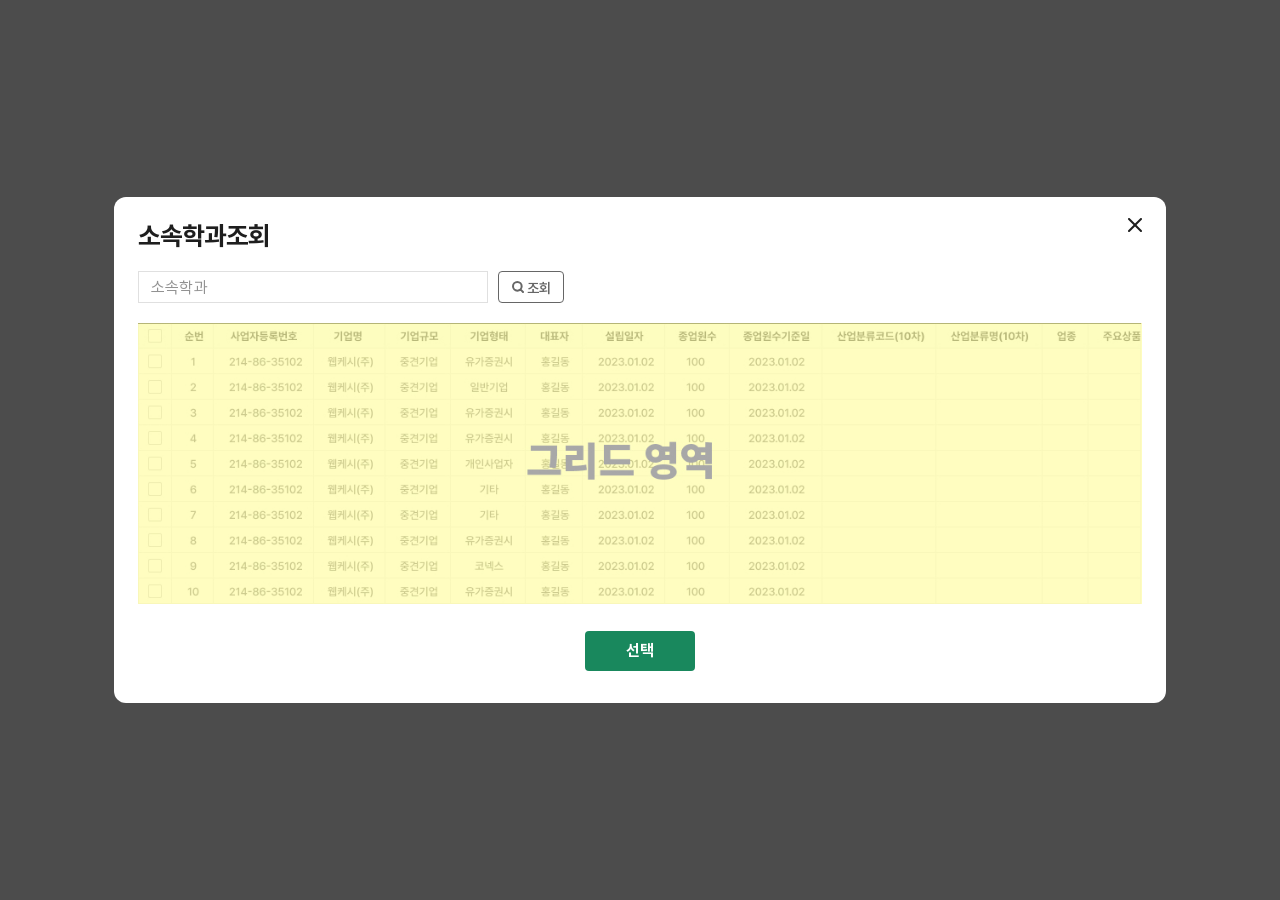
<file: html/IRB_0100.html>
<!DOCTYPE html>
<html lang="ko">
<head>
    <meta charset="UTF-8" />
    <meta http-equiv="X-UA-Compatible" content="IE=edge" />
    <meta name="viewport" content="width=device-width, initial-scale=1.0" />
    <title>소속학과조회 popup | e-IRB</title>
    <script src="../static/js/jquery-3.6.0.min.js"></script>
    <script src="../static/js/datepicker.min.js"></script>		
    <script src="../static/js/datepicker.ko-KR.js"></script>		
    <script src="../static/js/plf_pub.js"></script>
    <link rel="stylesheet" href="../static/css/plf.css" />
</head>
<body>

<!--[S] plf-root-->
<div class="plf-root">

</div>
<!--//[S] plf-root-->

<!--[S] layer -->
<div id="layer1" class="layer">
	<div class="layer-content">
		<div class="layer-header">
			<strong class="lh-title">소속학과조회</strong>
		</div>
		<div class="layer-body">
			<div class="sec">
                <div class="td-item-group">
                    <div class="item-area">
                        <input name="" id="" class="td-item ip-txt w350" type="text" value="" placeholder="소속학과">									
                    </div>
                    
                    <div class="btn-group">
                        <button class="td-item btn btn-icon-srh" type="button">조회</button>
                    </div>
                </div>		
                <div class="grid-wrap"><img class="w100p h100p" src="../static/img/dummy/dummy_grid.jpg" alt=""></div><!--[D]그리드 영역-->
            </div>
		</div> 
        <div class="layer-footer">
			<div class="btn-group">
                <button class="btn btn-lb" type="button">선택</button>
            </div>
		</div>
        
		<button type="button" class="btn-close-layer" data-dismiss="modal"><span class="blind">닫기</span></button>
	</div>
</div>
<!--//[S] layer -->

<script>
    window.hcLayer.show('layer1');
</script>
</body>
</html>
</file>
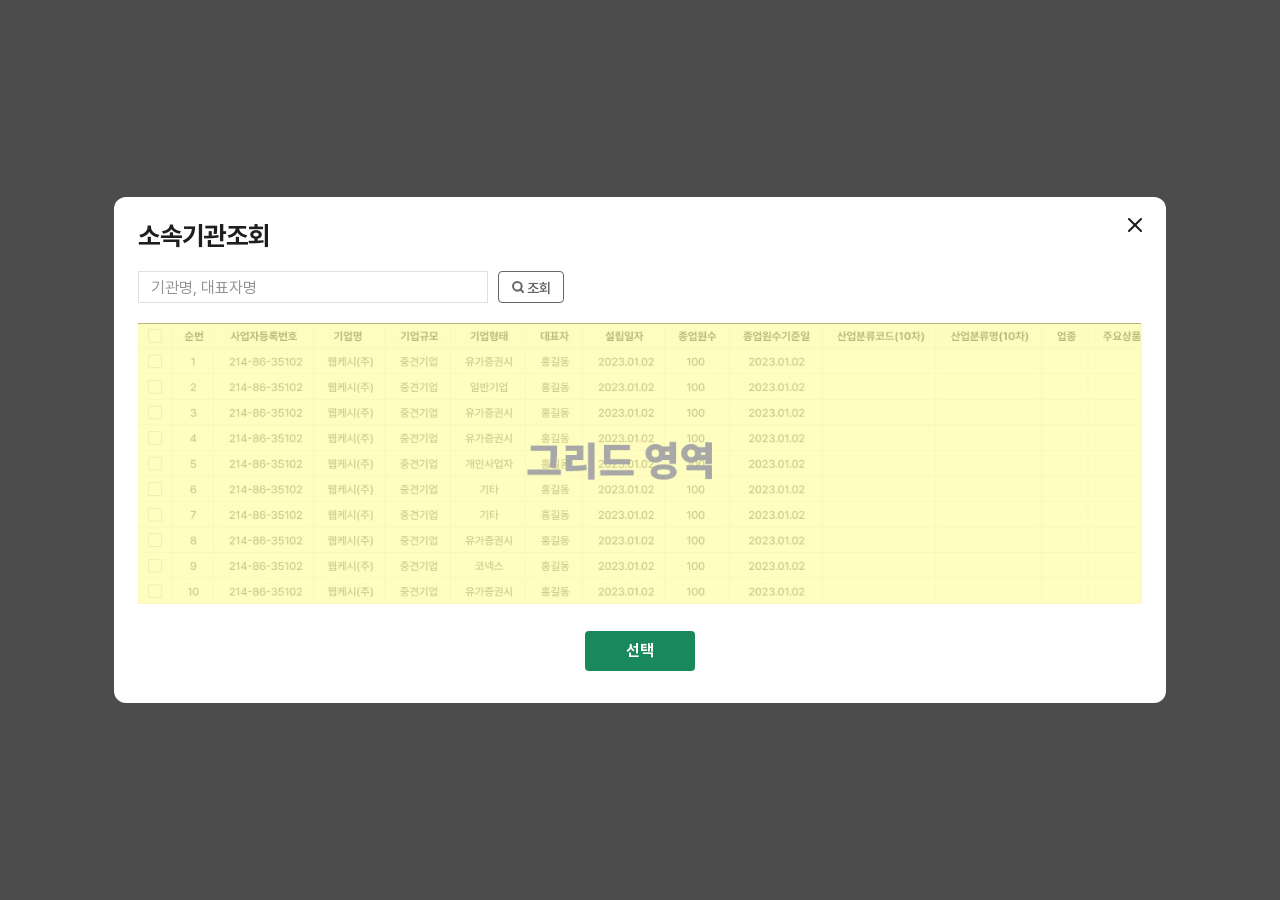
<file: html/IRB_0101.html>
<!DOCTYPE html>
<html lang="ko">
<head>
    <meta charset="UTF-8" />
    <meta http-equiv="X-UA-Compatible" content="IE=edge" />
    <meta name="viewport" content="width=device-width, initial-scale=1.0" />
    <title>소속기관조회 popup | e-IRB</title>
    <script src="../static/js/jquery-3.6.0.min.js"></script>
    <script src="../static/js/datepicker.min.js"></script>		
    <script src="../static/js/datepicker.ko-KR.js"></script>		
    <script src="../static/js/plf_pub.js"></script>
    <link rel="stylesheet" href="../static/css/plf.css" />
</head>
<body>

<!--[S] plf-root-->
<div class="plf-root">

</div>
<!--//[S] plf-root-->

<!--[S] layer -->
<div id="layer1" class="layer">
	<div class="layer-content">
		<div class="layer-header">
			<strong class="lh-title">소속기관조회</strong>
		</div>
		<div class="layer-body">
			<div class="sec">
                <div class="td-item-group">
                    <div class="item-area">
                        <input name="" id="" class="td-item ip-txt w350" type="text" value="" placeholder="기관명, 대표자명">									
                    </div>
                    
                    <div class="btn-group">
                        <button class="td-item btn btn-icon-srh" type="button">조회</button>
                    </div>
                </div>		
                <div class="grid-wrap"><img class="w100p h100p" src="../static/img/dummy/dummy_grid.jpg" alt=""></div><!--[D]그리드 영역-->
            </div>
		</div> 
        <div class="layer-footer">
			<div class="btn-group">
                <button class="btn btn-lb" type="button">선택</button>
            </div>
		</div>
        
		<button type="button" class="btn-close-layer" data-dismiss="modal"><span class="blind">닫기</span></button>
	</div>
</div>
<!--//[S] layer -->

<script>
    window.hcLayer.show('layer1');
</script>
</body>
</html>
</file>
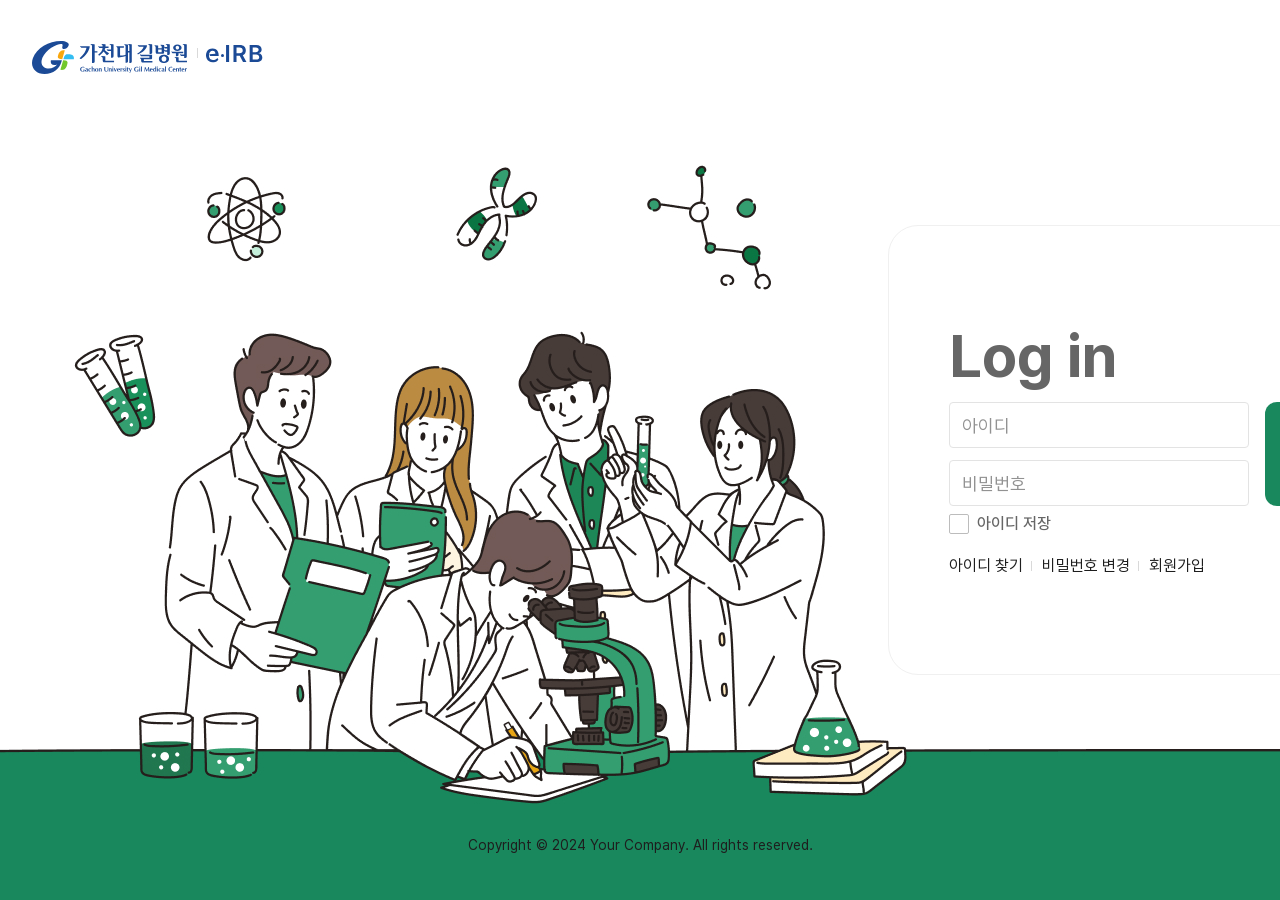
<file: html/IRB_1000.html>
<!DOCTYPE html>
<html lang="ko">
<head>
    <meta charset="UTF-8" />
    <meta http-equiv="X-UA-Compatible" content="IE=edge" />
    <meta name="viewport" content="width=device-width, initial-scale=1.0" />
    <title>로그인 | e-IRB</title>
    <script src="../static/js/jquery-3.6.0.min.js"></script>
    <script src="../static/js/datepicker.min.js"></script>		
    <script src="../static/js/datepicker.ko-KR.js"></script>		
    <script src="../static/js/plf_pub.js"></script>
    <link rel="stylesheet" href="../static/css/plf.css" />
</head>
<body>

<!--[S] plf-root-->
<div class="plf-root login">

    <!--[S] plf-header-->
    <div class="plf-header">
        <div class="left-area">
            <a class="logo" href=""><img src="../static/img/logo/logo.svg" alt="가천대 길병원 e·IRB"></a>
        </div>
    </div>
    <!--//[S] plf-header-->

    <!--[S] plf-con-->
    <div class="plf-con">

        <!--[S] plf-login -->
        <div class="plf-login">
            <h1 class="tit">Log in</h1>
            <div class="login-form">
                <div class="login-form-left">
                    <input name="" id="" class="ip-txt w300" type="text" value="" placeholder="아이디">
                    <input name="" id="" class="ip-txt w300" type="password" value="" placeholder="비밀번호">
                </div>
                <a class="btn-login" href="">로그인</a>
            </div>
            <label class="ip-ch-label">
                <input class="ip-ch" type="checkbox" value="">
                <span class="check"></span> 아이디 저장
            </label>
            <div class="login-btn">
                <a href="#">아이디 찾기</a>
                <a href="#">비밀번호 변경</a>
                <a href="#">회원가입</a>
            </div>
        </div>
        <!--//[S] plf-login -->

        <footer>Copyright © 2024 Your Company. All rights reserved.</footer>
    </div>
    <!--//[S] plf-con-->

</div>
<!--//[S] plf-root-->


</body>
</html>
</file>
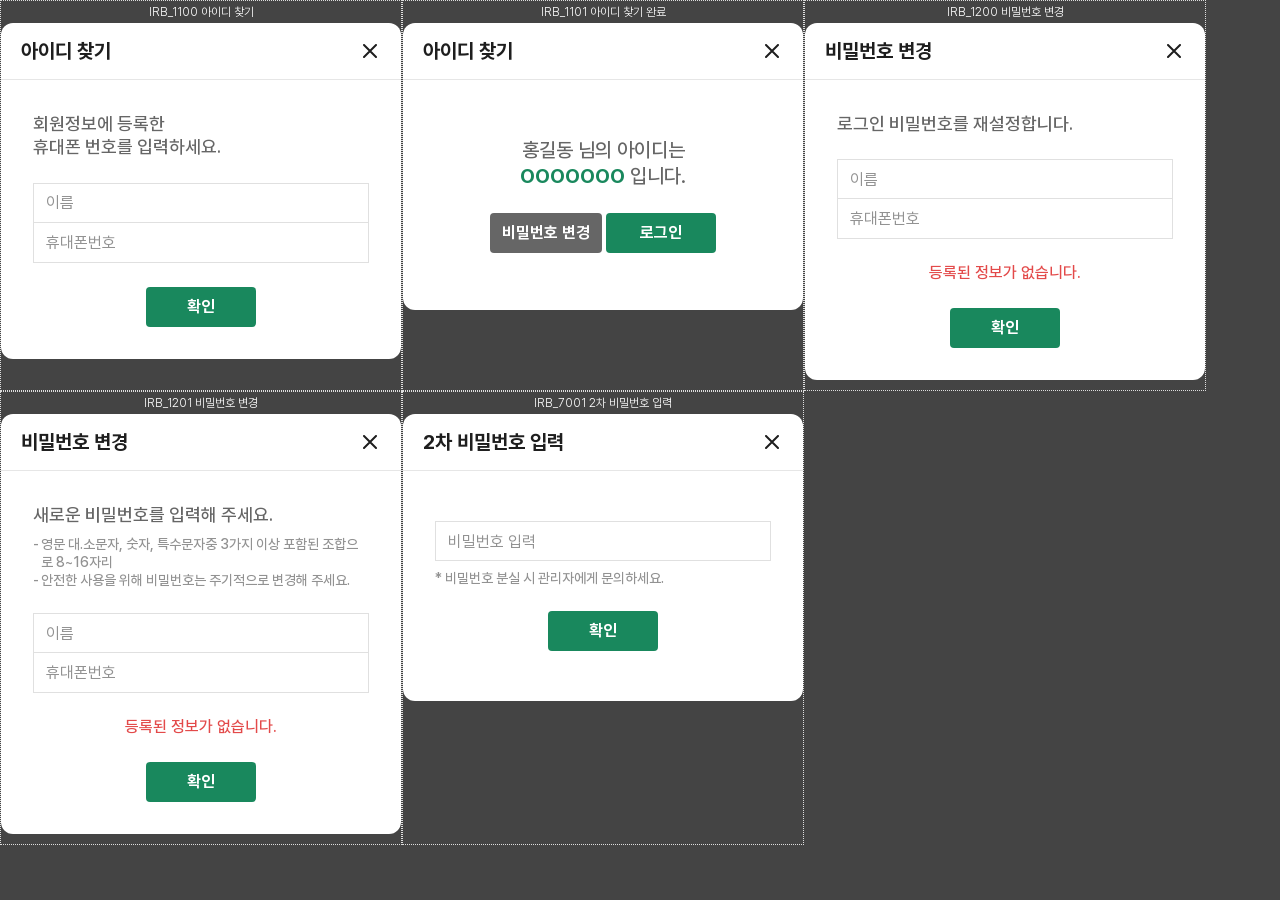
<file: html/IRB_1100.html>
<!DOCTYPE html>
<html lang="ko">
<head>
    <meta charset="UTF-8" />
    <meta http-equiv="X-UA-Compatible" content="IE=edge" />
    <meta name="viewport" content="width=device-width, initial-scale=1.0" />
    <title>회원가입팝업모음 | e-IRB</title>
    <script src="../static/js/jquery-3.6.0.min.js"></script>
    <script src="../static/js/datepicker.min.js"></script>		
    <script src="../static/js/datepicker.ko-KR.js"></script>		
    <script src="../static/js/plf_pub.js"></script>
    <link rel="stylesheet" href="../static/css/plf.css" />
</head>
<body>

<div class="test_view">
<!-- 퍼블 화면 확인용 -->
<style>
body{background-color:#444;}
.test_view{display:flex;flex-wrap:wrap;}
.view_section{position:relative;border:1px dotted #ddd;}
.view_section .type_no{padding:5px 0;text-align:center;font-size:12px;font-weight:300;color:#fff;}
.layer{display:block;position:relative;width:360px;height:100%;margin-bottom:10px;margin-left:0px;}
.layer-content{overflow:inherit;position:relative;max-height:auto;transform: translate(0, 0);}
</style>
<!-- //퍼블 화면 확인용 -->

<!-- 퍼블확인용 --><div class="view_section"><h3 class="type_no">IRB_1100 아이디 찾기</h3>
<!--[S] layer 아이디 찾기 -->
<div id="layer_IRB_1100" class="layer type-s">
	<div class="layer-content">
		<div class="layer-header">
			<strong class="lh-title">아이디 찾기</strong>
		</div>
		<div class="layer-body">
			<p class="txt-info">회원정보에 등록한<br>휴대폰 번호를 입력하세요.</p>
            <div class="form_group">
                <input name="" id="" class="ip-txt w100p" type="text" value="" placeholder="이름">
                <input name="" id="" class="ip-txt w100p" type="number" value="" placeholder="휴대폰번호">
            </div>
            <div class="btn-group">
                <button class="btn btn-lb" type="button">확인</button>
            </div>
		</div> 
        
		<button type="button" class="btn-close-layer" data-dismiss="modal"><span class="blind">닫기</span></button>
	</div>
</div>
<!--[S] layer 아이디 찾기 -->
<!-- 퍼블확인용 --></div>

<!-- 퍼블확인용 --><div class="view_section"><h3 class="type_no">IRB_1101 아이디 찾기 완료</h3>
<!--[S] layer 아이디 찾기 완료 -->
<div id="layer_IRB_1101" class="layer type-s">
	<div class="layer-content">
		<div class="layer-header">
			<strong class="lh-title">아이디 찾기</strong>
		</div>
		<div class="layer-body">
			<p class="txt-notice">홍길동 님의 아이디는<br><strong>OOOOOOO</strong> 입니다.</p>
			<div class="btn-group">
                <button class="btn" type="button">비밀번호 변경</button>
                <button class="btn btn-lb" type="button">로그인</button>
            </div>
		</div>
        
		<button type="button" class="btn-close-layer" data-dismiss="modal"><span class="blind">닫기</span></button>
	</div>
</div>
<!--[S] layer 아이디 찾기 완료 -->
<!-- 퍼블확인용 --></div>

<!-- 퍼블확인용 --><div class="view_section"><h3 class="type_no">IRB_1200 비밀번호 변경</h3>
<!--[S] layer_IRB_1200 비밀번호 변경 -->
<div id="layer_IRB_1200" class="layer type-s">
	<div class="layer-content">
		<div class="layer-header">
			<strong class="lh-title">비밀번호 변경</strong>
		</div>
		<div class="layer-body">
			<p class="txt-info">로그인 비밀번호를 재설정합니다.</p>
            <div class="form_group">
                <input name="" id="" class="ip-txt w100p" type="text" value="" placeholder="이름">
                <input name="" id="" class="ip-txt w100p" type="number" value="" placeholder="휴대폰번호">
                <p class="txt-error">등록된 정보가 없습니다.</p>
            </div>
            <div class="btn-group">
                <button class="btn btn-lb" type="button">확인</button>
            </div>
		</div> 
        
		<button type="button" class="btn-close-layer" data-dismiss="modal"><span class="blind">닫기</span></button>
	</div>
</div>
<!--[S] layer_IRB_1200 비밀번호 변경 -->
<!-- 퍼블확인용 --></div>

<!-- 퍼블확인용 --><div class="view_section"><h3 class="type_no">IRB_1201 비밀번호 변경</h3>
<!--[S] layer_IRB_1201 비밀번호 변경 -->
<div id="layer_IRB_1201" class="layer type-s">
	<div class="layer-content">
		<div class="layer-header">
			<strong class="lh-title">비밀번호 변경</strong>
		</div>
		<div class="layer-body">
			<p class="txt-info">새로운 비밀번호를 입력해 주세요.</p>
            <ul class="type-bar">
                <li>영문 대.소문자, 숫자, 특수문자중 3가지 이상 포함된 조합으로 8~16자리</li>
                <li>안전한 사용을 위해 비밀번호는 주기적으로 변경해 주세요.</li>
            </ul>
            <div class="form_group">
                <input name="" id="" class="ip-txt w100p" type="text" value="" placeholder="이름">
                <input name="" id="" class="ip-txt w100p" type="number" value="" placeholder="휴대폰번호">
                <p class="txt-error">등록된 정보가 없습니다.</p>
            </div>
            <div class="btn-group">
                <button class="btn btn-lb" type="button">확인</button>
            </div>
		</div> 
        
		<button type="button" class="btn-close-layer" data-dismiss="modal"><span class="blind">닫기</span></button>
	</div>
</div>
<!--[S] layer_IRB_1201 비밀번호 변경 -->
<!-- 퍼블확인용 --></div>

<!-- 퍼블확인용 --><div class="view_section"><h3 class="type_no">IRB_7001 2차 비밀번호 입력</h3>
<!--[S] layer_IRB_7001 2차 비밀번호 입력 -->
<div id="layer_IRB_1201" class="layer type-s">
	<div class="layer-content">
		<div class="layer-header">
			<strong class="lh-title">2차 비밀번호 입력</strong>
		</div>
		<div class="layer-body">
			
            <div class="form_group">
                <input name="" id="" class="ip-txt w100p" type="text" value="" placeholder="비밀번호 입력">
                <p class="txt-tip">* 비밀번호 분실 시 관리자에게 문의하세요.</p>
            </div>
            <div class="btn-group">
                <button class="btn btn-lb" type="button">확인</button>
            </div>
		</div> 
        
		<button type="button" class="btn-close-layer" data-dismiss="modal"><span class="blind">닫기</span></button>
	</div>
</div>
<!--[S] layer_IRB_7001 2차 비밀번호 입력 -->
<!-- 퍼블확인용 --></div>


</div>

</body>
</html>
</file>
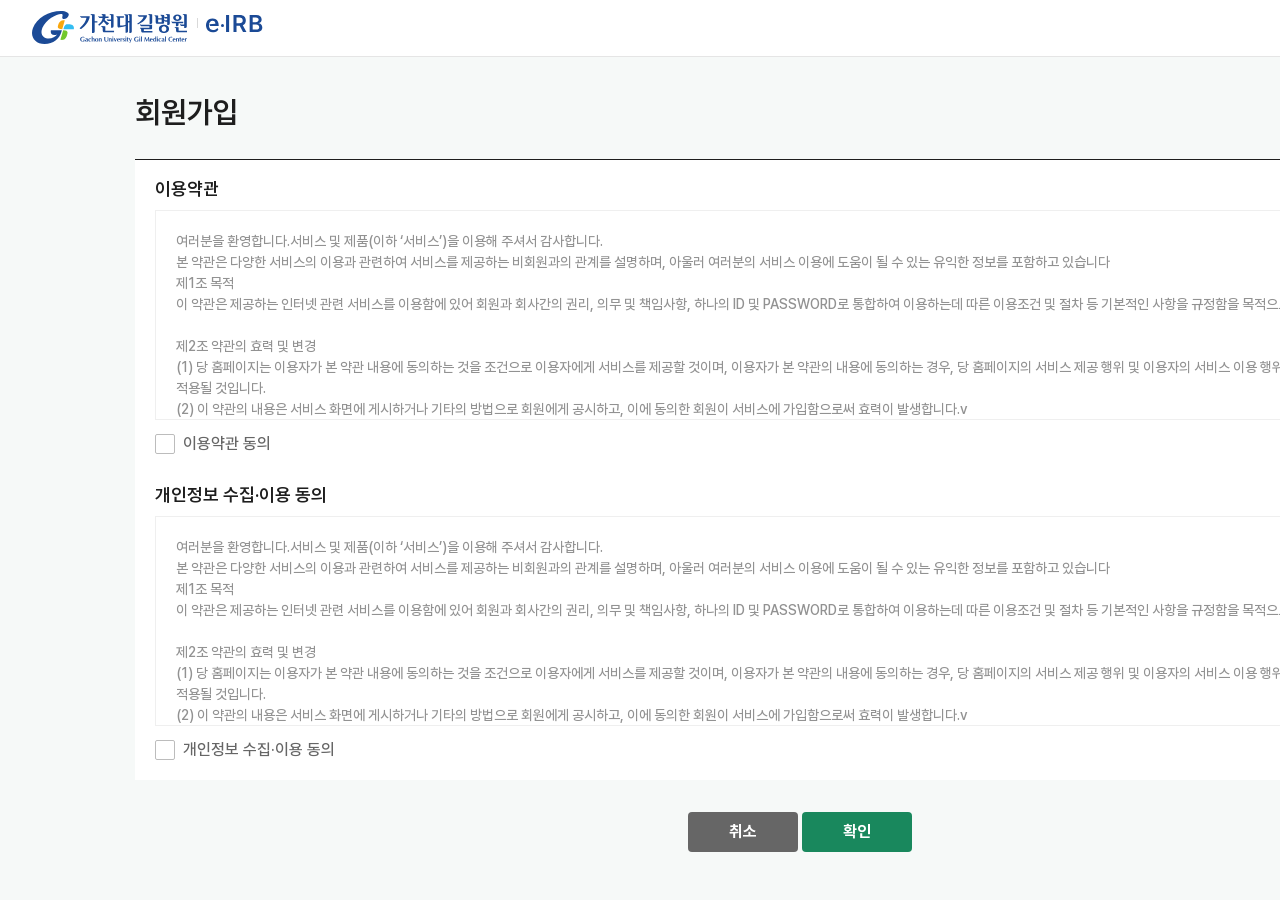
<file: html/IRB_1300.html>
<!DOCTYPE html>
<html lang="ko">
<head>
    <meta charset="UTF-8" />
    <meta http-equiv="X-UA-Compatible" content="IE=edge" />
    <meta name="viewport" content="width=device-width, initial-scale=1.0" />
    <title>회원가입 | e-IRB</title>
    <script src="../static/js/jquery-3.6.0.min.js"></script>
    <script src="../static/js/datepicker.min.js"></script>		
    <script src="../static/js/datepicker.ko-KR.js"></script>		
    <script src="../static/js/plf_pub.js"></script>
    <link rel="stylesheet" href="../static/css/plf.css" />
</head>
<body>

<!--[S] plf-root-->
<div class="plf-root">

    <!--[S] plf-header-->
    <div class="plf-header">
        <div class="left-area">
            <a class="logo" href=""><img src="../static/img/logo/logo.svg" alt="가천대 길병원 e·IRB"></a>
        </div>
    </div>
    <!--//[S] plf-header-->

    <!--[S] plf-group-aside-con-->
    <div class="plf-group-aside-con wide">
        
        <!--[S] plf-con-->
        <div class="plf-con">

            <!--[S] plf-join -->
            <div class="plf-join">

                <h1 class="tit-pagetitle">회원가입</h1>
                
                <div class="agree-con">
                    <h2 class="agree-tit">이용약관</h2>
                    <div class="agree-detail">
                        여러분을 환영합니다.서비스 및 제품(이하 ‘서비스’)을 이용해 주셔서 감사합니다. <br>
                        본 약관은 다양한 서비스의 이용과 관련하여  서비스를 제공하는 비회원과의 관계를 설명하며, 아울러 여러분의 서비스 이용에 도움이 될 수 있는 유익한 정보를 포함하고 있습니다  <br>

                        제1조 목적  <br>
                        이 약관은 제공하는 인터넷 관련 서비스를 이용함에 있어 회원과 회사간의 권리, 의무 및 책임사항, 하나의 ID 및 PASSWORD로 통합하여 이용하는데 따른 이용조건 및 절차 등 기본적인 사항을 규정함을 목적으로 합니다.  <br>
                        <br>
                        제2조 약관의 효력 및 변경  <br>
                        (1) 당 홈페이지는 이용자가 본 약관 내용에 동의하는 것을 조건으로 이용자에게 서비스를 제공할 것이며, 이용자가 본 약관의 내용에 동의하는 경우, 당 홈페이지의 서비스 제공 행위 및 이용자의 서비스 이용 행위는 본 약관이 우선적으로 적용될 것입니다.  <br>
                        (2) 이 약관의 내용은 서비스 화면에 게시하거나 기타의 방법으로 회원에게 공시하고, 이에 동의한 회원이 서비스에 가입함으로써 효력이 발생합니다.v <br>
                        (3) 회사는 필요하다고 인정되는 경우에는 약관의 규제에 관한 법률 및 기타 관련 법령에 위배되지 않는 범위 내에서 이 약관을 변경할 수 있으며, 변경된 약관은 적용일자 및 개정사유를 명시하여 전항과 같은 방법으로 공지 또는 통보함으로써 효력을 발생합니다.  <br>
                        (4) 회사가 제3항에 따라 변경 약관을 공지 또는 통지하면서, 회원이 약관 변경 적용일까지 명시적으로 약관 변경에 대한 거부의사를 표시하지 아니하면, 회원이 변경 약관에 동의한 것으로 간주합니다. 회원은 변경된 약관 사항에 동의하지 않으면 서비스 이용을 중단(회원탈퇴)하고 이용계약을 해지할 수 있습니다. <br>
                        제3조 약관 외 준칙<br>
                        이 약관에 명시되지 않은 사항에 대해서는 전기통신기본법, 전기통신사업법 등 관계법령 및 회사가 정한 서비스의 세부이용지침 등의 규정에 의합니다.
                    </div>

                    <div class="ip-ch-group">
                        <label for="ch-1-1" class="ip-ch-label">
                            <input name="ch-1" id="ch-1-1" class="ip-ch" type="checkbox" value="">
                            <span class="check"></span> 이용약관 동의
                        </label>
                    </div>

                    <h2 class="agree-tit">개인정보 수집·이용 동의</h2>
                    <div class="agree-detail">
                        여러분을 환영합니다.서비스 및 제품(이하 ‘서비스’)을 이용해 주셔서 감사합니다. <br>
                        본 약관은 다양한 서비스의 이용과 관련하여  서비스를 제공하는 비회원과의 관계를 설명하며, 아울러 여러분의 서비스 이용에 도움이 될 수 있는 유익한 정보를 포함하고 있습니다  <br>
                        
                        제1조 목적  <br>
                        이 약관은 제공하는 인터넷 관련 서비스를 이용함에 있어 회원과 회사간의 권리, 의무 및 책임사항, 하나의 ID 및 PASSWORD로 통합하여 이용하는데 따른 이용조건 및 절차 등 기본적인 사항을 규정함을 목적으로 합니다.  <br>
                        <br>
                        제2조 약관의 효력 및 변경  <br>
                        (1) 당 홈페이지는 이용자가 본 약관 내용에 동의하는 것을 조건으로 이용자에게 서비스를 제공할 것이며, 이용자가 본 약관의 내용에 동의하는 경우, 당 홈페이지의 서비스 제공 행위 및 이용자의 서비스 이용 행위는 본 약관이 우선적으로 적용될 것입니다.  <br>
                        (2) 이 약관의 내용은 서비스 화면에 게시하거나 기타의 방법으로 회원에게 공시하고, 이에 동의한 회원이 서비스에 가입함으로써 효력이 발생합니다.v <br>
                        (3) 회사는 필요하다고 인정되는 경우에는 약관의 규제에 관한 법률 및 기타 관련 법령에 위배되지 않는 범위 내에서 이 약관을 변경할 수 있으며, 변경된 약관은 적용일자 및 개정사유를 명시하여 전항과 같은 방법으로 공지 또는 통보함으로써 효력을 발생합니다.  <br>
                        (4) 회사가 제3항에 따라 변경 약관을 공지 또는 통지하면서, 회원이 약관 변경 적용일까지 명시적으로 약관 변경에 대한 거부의사를 표시하지 아니하면, 회원이 변경 약관에 동의한 것으로 간주합니다. 회원은 변경된 약관 사항에 동의하지 않으면 서비스 이용을 중단(회원탈퇴)하고 이용계약을 해지할 수 있습니다. <br>
                        제3조 약관 외 준칙<br>
                        이 약관에 명시되지 않은 사항에 대해서는 전기통신기본법, 전기통신사업법 등 관계법령 및 회사가 정한 서비스의 세부이용지침 등의 규정에 의합니다.
                    </div>

                    <div class="ip-ch-group">
                        <label for="ch-1-2" class="ip-ch-label">
                            <input name="ch-1" id="ch-1-2" class="ip-ch" type="checkbox" value="">
                            <span class="check"></span> 개인정보 수집·이용 동의
                        </label>
                    </div>

                    							
                </div>

                <div class="btn-group center">
                    <button class="btn" type="button">취소</button>
                    <button class="btn btn-lb" type="button">확인</button>
                </div>	
            </div>
            <!--//[S] plf-join -->

        </div>
        <!--//[S] plf-con-->

    </div>
    <!--//[S] plf-group-aside-con-->

</div>
<!--//[S] plf-root-->



</body>
</html>
</file>
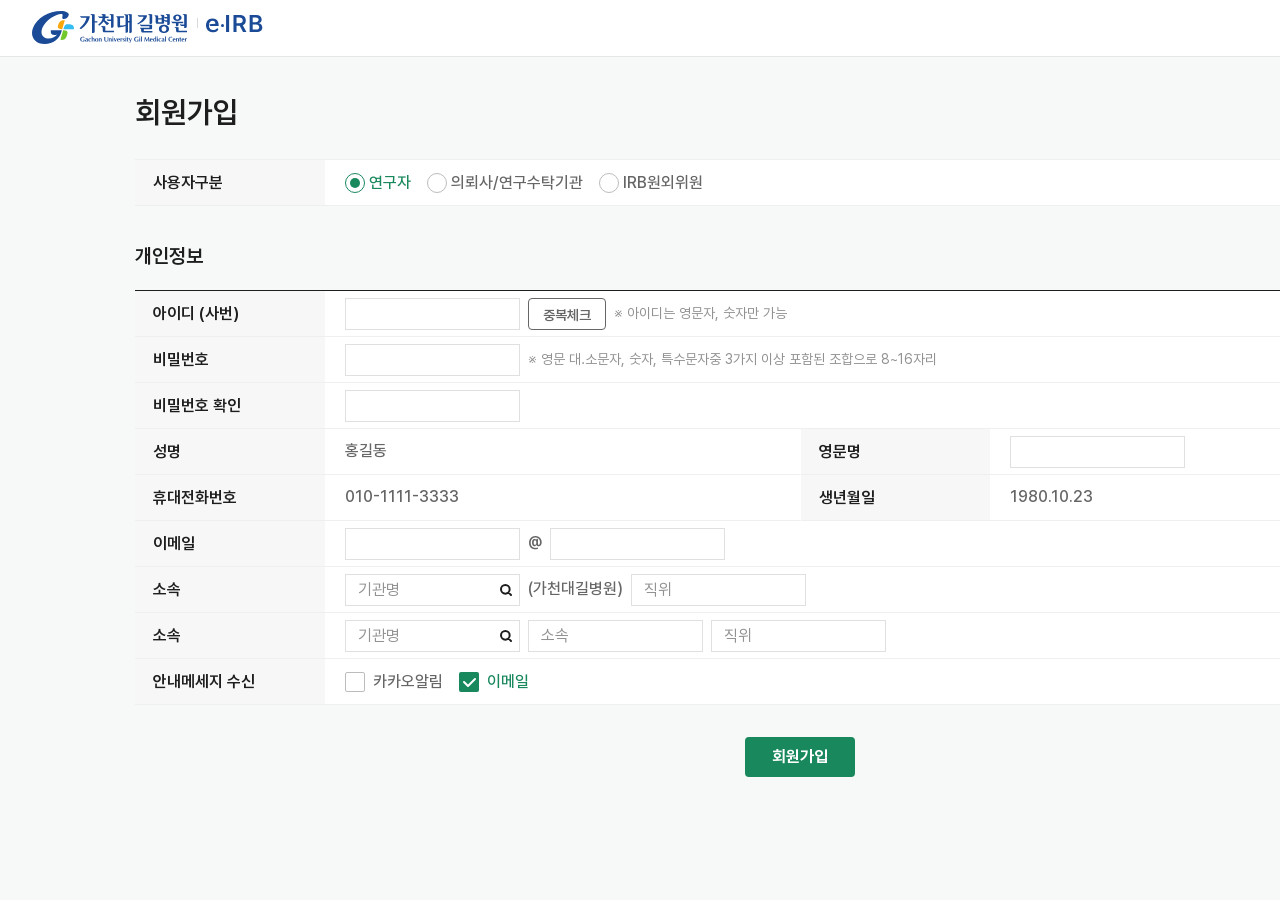
<file: html/IRB_1301.html>
<!DOCTYPE html>
<html lang="ko">
<head>
    <meta charset="UTF-8" />
    <meta http-equiv="X-UA-Compatible" content="IE=edge" />
    <meta name="viewport" content="width=device-width, initial-scale=1.0" />
    <title>회원가입 | e-IRB</title>
    <script src="../static/js/jquery-3.6.0.min.js"></script>
    <script src="../static/js/datepicker.min.js"></script>		
    <script src="../static/js/datepicker.ko-KR.js"></script>		
    <script src="../static/js/plf_pub.js"></script>
    <link rel="stylesheet" href="../static/css/plf.css" />
</head>
<body>

<!--[S] plf-root-->
<div class="plf-root">

    <!--[S] plf-header-->
    <div class="plf-header">
        <div class="left-area">
            <a class="logo" href=""><img src="../static/img/logo/logo.svg" alt="가천대 길병원 e·IRB"></a>
        </div>
    </div>
    <!--//[S] plf-header-->

    <!--[S] plf-group-aside-con-->
    <div class="plf-group-aside-con wide">
        
        <!--[S] plf-con-->
        <div class="plf-con">

            <!--[S] plf-join -->
            <div class="plf-join">

                <h1 class="tit-pagetitle">회원가입</h1>
                
                <div class="join-con">
                    <div class="sec">
                        <table class="data-table type-lin data-table-top">
                            <caption>테이블제목</caption>
                            <colgroup>
                                <col width="190px">
                                <col width="auto">
                            </colgroup>
                            <tbody>
                                <tr>
                                    <th scope="row">사용자구분</th>
                                    <td>
                                        <div class="td-item-group">
                                            <div class="ip-rd-group">
                                                <label class="ip-rd-label">
                                                    <input name="fd-2" class="ip-rd" type="radio" value="" checked="">
                                                    <span class="check"></span> <em>연구자</em> 
                                                </label>
                                                <label class="ip-rd-label">
                                                    <input name="fd-2" class="ip-rd" type="radio" value="">
                                                    <span class="check"></span> <em>의뢰사/연구수탁기관</em> 
                                                </label>
                                                <label class="ip-rd-label">
                                                    <input name="fd-2" class="ip-rd" type="radio" value="">
                                                    <span class="check"></span> <em>IRB원외위원</em> 
                                                </label>
                                            </div>
                                        </div>
                                    </td>
                                </tr>
                            </tbody>
                        </table>
                    </div>

                    <h2 class="tit-subtitle">개인정보</h2>
                    <div class="sec">
                        <table class="data-table type-line data-table-top">
                            <caption>테이블제목</caption>
                            <colgroup>
                                <col width="190px">
                                <col width="auto">
                                <col width="190px">
                                <col width="auto">
                            </colgroup>
                            <tbody>
                                <tr>
                                    <th scope="row">아이디 (사번)</th>
                                    <td colspan="3">
                                        <div class="td-item-group left gap8">
                                            <input name="" id="" class="ip-txt w175" type="text" value="">
                                            <button class="btn btn-line" type="button">중복체크</button>
                                            <span class="tip-txt">※ 아이디는 영문자, 숫자만 가능</span>
                                        </div>
                                    </td>
                                </tr>
                                <tr>
                                    <th scope="row">비밀번호</th>
                                    <td colspan="3">
                                        <div class="td-item-group left gap8">
                                            <input name="" id="" class="ip-txt w175" type="text" value="">
                                            <span class="tip-txt">※ 영문 대.소문자, 숫자, 특수문자중 3가지 이상 포함된 조합으로 8~16자리</span>
                                        </div>
                                    </td>
                                </tr>
                                <tr>
                                    <th scope="row">비밀번호 확인</th>
                                    <td colspan="3">
                                        <input name="" id="" class="ip-txt w175" type="text" value="">
                                    </td>
                                </tr>
                                <tr>
                                    <th scope="row">성명</th>
                                    <td>홍길동</td>
                                    <th scope="row">영문명</th>
                                    <td>
                                        <input name="" id="" class="ip-txt w175" type="text" value="">
                                    </td>
                                </tr>
                                <tr>
                                    <th scope="row">휴대전화번호</th>
                                    <td>010-1111-3333</td>
                                    <th scope="row">생년월일</th>
                                    <td>1980.10.23</td>
                                </tr>
                                <tr>
                                    <th scope="row">이메일</th>
                                    <td colspan="3">
                                        <div class="td-item-group left gap8">
                                            <input name="" id="" class="ip-txt w175" type="text" value="" placeholder="">
                                            <span>@</span>
                                            <input name="" id="" class="ip-txt w175" type="text" value="" placeholder="">
                                        </div>
                                    </td>
                                </tr>
                                <tr>
                                    <th scope="row">소속</th>
                                    <td colspan="3">
                                        <div class="td-item-group left gap8">
                                            <div class="ip-wrap with-icon ta-left w175">
                                                <input name="" id="" class="ip-txt" type="text" value="" placeholder="기관명">
                                                <i class="ic ic-magnify"></i>
                                            </div>
                                            <span>(가천대길병원)</span>
                                            <input name="" id="" class="ip-txt w175" type="text" value="" placeholder="직위">
                                        </div>
                                    </td>
                                </tr>
                                <tr>
                                    <th scope="row">소속</th>
                                    <td colspan="3">
                                        <div class="td-item-group left gap8">
                                            <div class="ip-wrap with-icon ta-left w175">
                                                <input name="" id="" class="ip-txt" type="text" value="" placeholder="기관명">
                                                <i class="ic ic-magnify"></i>
                                            </div>
                                            <input name="" id="" class="ip-txt w175" type="text" value="" placeholder="소속">
                                            <input name="" id="" class="ip-txt w175" type="text" value="" placeholder="직위">
                                        </div>
                                        </div>
                                    </td>
                                </tr>
                                <tr>
                                    <th scope="row">안내메세지 수신</th>
                                    <td colspan="3">
                                        <div class="ip-ch-group">
                                            <label class="ip-ch-label">
                                                <input class="ip-ch" type="checkbox" value="">
                                                <span class="check"></span> <em>카카오알림</em> 
                                            </label>
                                            <label class="ip-ch-label">
                                                <input class="ip-ch" type="checkbox" value="" checked="">
                                                <span class="check"></span> <em>이메일</em>
                                            </label>
                                        </div>
                                    </td>
                                </tr>
                            </tbody>
                        </table>
                    </div>
                    							
                </div>

                <div class="btn-group center">
                    <button class="btn btn-lb" type="button">회원가입</button>
                </div>	
            </div>
            <!--//[S] plf-join -->

        </div>
        <!--//[S] plf-con-->

    </div>
    <!--//[S] plf-group-aside-con-->

</div>
<!--//[S] plf-root-->



</body>
</html>
</file>
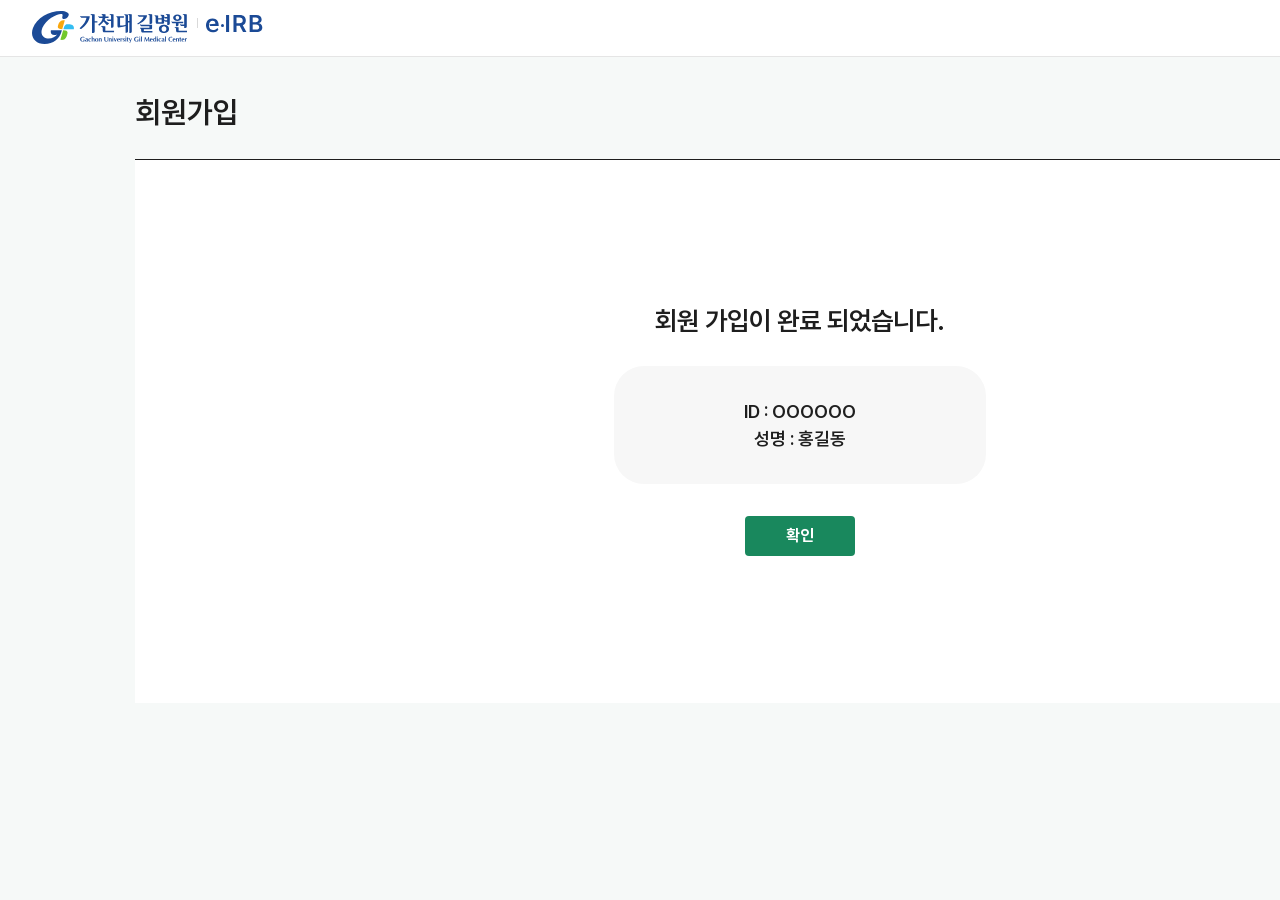
<file: html/IRB_1302.html>
<!DOCTYPE html>
<html lang="ko">
<head>
    <meta charset="UTF-8" />
    <meta http-equiv="X-UA-Compatible" content="IE=edge" />
    <meta name="viewport" content="width=device-width, initial-scale=1.0" />
    <title>회원가입 | e-IRB</title>
    <script src="../static/js/jquery-3.6.0.min.js"></script>
    <script src="../static/js/datepicker.min.js"></script>		
    <script src="../static/js/datepicker.ko-KR.js"></script>		
    <script src="../static/js/plf_pub.js"></script>
    <link rel="stylesheet" href="../static/css/plf.css" />
</head>
<body>

<!--[S] plf-root-->
<div class="plf-root">

    <!--[S] plf-header-->
    <div class="plf-header">
        <div class="left-area">
            <a class="logo" href=""><img src="../static/img/logo/logo.svg" alt="가천대 길병원 e·IRB"></a>
        </div>
    </div>
    <!--//[S] plf-header-->

    <!--[S] plf-group-aside-con-->
    <div class="plf-group-aside-con wide">
        
        <!--[S] plf-con-->
        <div class="plf-con">

            <!--[S] plf-join -->
            <div class="plf-join">

                <h1 class="tit-pagetitle">회원가입</h1>
                
                <div class="join-complete-con">
                    <p>회원 가입이 완료 되었습니다.</p>
                    <div class="info-box">
                        <span>ID : OOOOOO</span>
                        <span>성명 : 홍길동</span>
                    </div>
                    <div class="btn-group center">
                        <button class="btn btn-lb" type="button">확인</button>
                    </div>	
                </div>

                
            </div>
            <!--//[S] plf-join -->

        </div>
        <!--//[S] plf-con-->

    </div>
    <!--//[S] plf-group-aside-con-->

</div>
<!--//[S] plf-root-->



</body>
</html>
</file>
<file: static/css/plf.css>
@import url("ibsheet8_main.css"); /*ibsheet*/
@import url("datepicker.min.css"); /*datepicker CSS*/
@import url("_base.css"); /*리셋 및 기본 스타일*/
@import url("_font.css"); /*폰트 정의*/
@import url("_layout.css"); /*공통 영역 CSS*/
@import url("_component.css"); /*UI 컴포넌트*/
@import url("_page.css"); /*페이지별 특수하게 추가 수정 필요할때*/
@import url("_helper.css"); /*헬퍼류(간단CSS 수정 클래스 모음집)*/

/*
    파일 개요
    ---------------------------------------------------------------------
    @ 목적 : [가천대 길병원 플랫폼] import base file
    @ 작성 : GRIDA Publishing Team.
    @ 최종 : 2024.05.14.00:00
    @ 메모 : 이곳에 정의하지 않습니다. 그저 import를 위한 파일입니다.
*/
</file>
